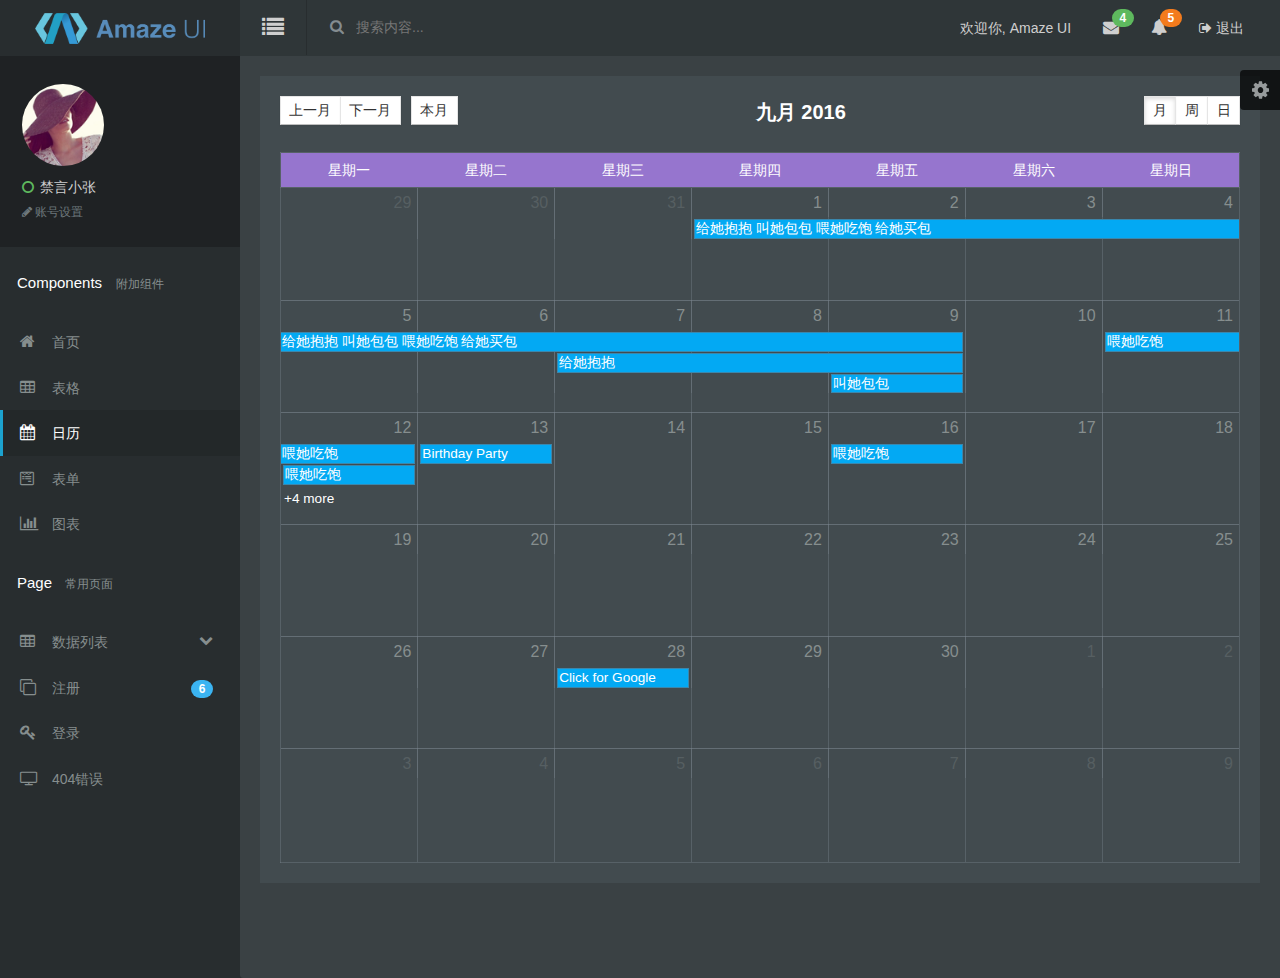
<file: src/main/resources/static/calendar.html>
<!DOCTYPE html>
<html lang="en">

<head>
    <meta charset="utf-8">
    <meta http-equiv="X-UA-Compatible" content="IE=edge">
    <title>Amaze UI Admin index Examples</title>
    <meta name="description" content="这是一个 index 页面">
    <meta name="keywords" content="index">
    <meta name="viewport" content="width=device-width, initial-scale=1">
    <meta name="renderer" content="webkit">
    <meta http-equiv="Cache-Control" content="no-siteapp" />
    <link rel="icon" type="image/png" href="assets/i/favicon.png">
    <link rel="apple-touch-icon-precomposed" href="assets/i/app-icon72x72@2x.png">
    <meta name="apple-mobile-web-app-title" content="Amaze UI" />
    <link rel="stylesheet" href="assets/css/amazeui.min.css" />
    <link rel="stylesheet" href="assets/css/fullcalendar.min.css" />
    <link rel="stylesheet" href="assets/css/fullcalendar.print.css" media='print' />
    <link rel="stylesheet" href="assets/css/app.css">
    <script src="assets/js/jquery.min.js"></script>

</head>

<body data-type="widgets">
    <script src="assets/js/theme.js"></script>
    <div class="am-g tpl-g">
        <!-- 头部 -->
        <header>
            <!-- logo -->
            <div class="am-fl tpl-header-logo">
                <a href="javascript:;"><img src="assets/img/logo.png" alt=""></a>
            </div>
            <!-- 右侧内容 -->
            <div class="tpl-header-fluid">
                <!-- 侧边切换 -->
                <div class="am-fl tpl-header-switch-button am-icon-list">
                    <span>

                </span>
                </div>
                <!-- 搜索 -->
                <div class="am-fl tpl-header-search">
                    <form class="tpl-header-search-form" action="javascript:;">
                        <button class="tpl-header-search-btn am-icon-search"></button>
                        <input class="tpl-header-search-box" type="text" placeholder="搜索内容...">
                    </form>
                </div>
                <!-- 其它功能-->
                <div class="am-fr tpl-header-navbar">
                    <ul>
                        <!-- 欢迎语 -->
                        <li class="am-text-sm tpl-header-navbar-welcome">
                            <a href="javascript:;">欢迎你, <span>Amaze UI</span> </a>
                        </li>

                        <!-- 新邮件 -->
                        <li class="am-dropdown tpl-dropdown" data-am-dropdown>
                            <a href="javascript:;" class="am-dropdown-toggle tpl-dropdown-toggle" data-am-dropdown-toggle>
                                <i class="am-icon-envelope"></i>
                                <span class="am-badge am-badge-success am-round item-feed-badge">4</span>
                            </a>
                            <!-- 弹出列表 -->
                            <ul class="am-dropdown-content tpl-dropdown-content">
                                <li class="tpl-dropdown-menu-messages">
                                    <a href="javascript:;" class="tpl-dropdown-menu-messages-item am-cf">
                                        <div class="menu-messages-ico">
                                            <img src="assets/img/user04.png" alt="">
                                        </div>
                                        <div class="menu-messages-time">
                                            3小时前
                                        </div>
                                        <div class="menu-messages-content">
                                            <div class="menu-messages-content-title">
                                                <i class="am-icon-circle-o am-text-success"></i>
                                                <span>夕风色</span>
                                            </div>
                                            <div class="am-text-truncate"> Amaze UI 的诞生，依托于 GitHub 及其他技术社区上一些优秀的资源；Amaze UI 的成长，则离不开用户的支持。 </div>
                                            <div class="menu-messages-content-time">2016-09-21 下午 16:40</div>
                                        </div>
                                    </a>
                                </li>

                                <li class="tpl-dropdown-menu-messages">
                                    <a href="javascript:;" class="tpl-dropdown-menu-messages-item am-cf">
                                        <div class="menu-messages-ico">
                                            <img src="assets/img/user02.png" alt="">
                                        </div>
                                        <div class="menu-messages-time">
                                            5天前
                                        </div>
                                        <div class="menu-messages-content">
                                            <div class="menu-messages-content-title">
                                                <i class="am-icon-circle-o am-text-warning"></i>
                                                <span>禁言小张</span>
                                            </div>
                                            <div class="am-text-truncate"> 为了能最准确的传达所描述的问题， 建议你在反馈时附上演示，方便我们理解。 </div>
                                            <div class="menu-messages-content-time">2016-09-16 上午 09:23</div>
                                        </div>
                                    </a>
                                </li>
                                <li class="tpl-dropdown-menu-messages">
                                    <a href="javascript:;" class="tpl-dropdown-menu-messages-item am-cf">
                                        <i class="am-icon-circle-o"></i> 进入列表…
                                    </a>
                                </li>
                            </ul>
                        </li>

                        <!-- 新提示 -->
                        <li class="am-dropdown" data-am-dropdown>
                            <a href="javascript:;" class="am-dropdown-toggle" data-am-dropdown-toggle>
                                <i class="am-icon-bell"></i>
                                <span class="am-badge am-badge-warning am-round item-feed-badge">5</span>
                            </a>

                            <!-- 弹出列表 -->
                            <ul class="am-dropdown-content tpl-dropdown-content">
                                <li class="tpl-dropdown-menu-notifications">
                                    <a href="javascript:;" class="tpl-dropdown-menu-notifications-item am-cf">
                                        <div class="tpl-dropdown-menu-notifications-title">
                                            <i class="am-icon-line-chart"></i>
                                            <span> 有6笔新的销售订单</span>
                                        </div>
                                        <div class="tpl-dropdown-menu-notifications-time">
                                            12分钟前
                                        </div>
                                    </a>
                                </li>
                                <li class="tpl-dropdown-menu-notifications">
                                    <a href="javascript:;" class="tpl-dropdown-menu-notifications-item am-cf">
                                        <div class="tpl-dropdown-menu-notifications-title">
                                            <i class="am-icon-star"></i>
                                            <span> 有3个来自人事部的消息</span>
                                        </div>
                                        <div class="tpl-dropdown-menu-notifications-time">
                                            30分钟前
                                        </div>
                                    </a>
                                </li>
                                <li class="tpl-dropdown-menu-notifications">
                                    <a href="javascript:;" class="tpl-dropdown-menu-notifications-item am-cf">
                                        <div class="tpl-dropdown-menu-notifications-title">
                                            <i class="am-icon-folder-o"></i>
                                            <span> 上午开会记录存档</span>
                                        </div>
                                        <div class="tpl-dropdown-menu-notifications-time">
                                            1天前
                                        </div>
                                    </a>
                                </li>


                                <li class="tpl-dropdown-menu-notifications">
                                    <a href="javascript:;" class="tpl-dropdown-menu-notifications-item am-cf">
                                        <i class="am-icon-bell"></i> 进入列表…
                                    </a>
                                </li>
                            </ul>
                        </li>

                        <!-- 退出 -->
                        <li class="am-text-sm">
                            <a href="javascript:;">
                                <span class="am-icon-sign-out"></span> 退出
                            </a>
                        </li>
                    </ul>
                </div>
            </div>

        </header>
        <!-- 风格切换 -->
        <div class="tpl-skiner">
            <div class="tpl-skiner-toggle am-icon-cog">
            </div>
            <div class="tpl-skiner-content">
                <div class="tpl-skiner-content-title">
                    选择主题
                </div>
                <div class="tpl-skiner-content-bar">
                    <span class="skiner-color skiner-white" data-color="theme-white"></span>
                    <span class="skiner-color skiner-black" data-color="theme-black"></span>
                </div>
            </div>
        </div>
        <!-- 侧边导航栏 -->
        <div class="left-sidebar">
            <!-- 用户信息 -->
            <div class="tpl-sidebar-user-panel">
                <div class="tpl-user-panel-slide-toggleable">
                    <div class="tpl-user-panel-profile-picture">
                        <img src="assets/img/user04.png" alt="">
                    </div>
                    <span class="user-panel-logged-in-text">
              <i class="am-icon-circle-o am-text-success tpl-user-panel-status-icon"></i>
              禁言小张
          </span>
                    <a href="javascript:;" class="tpl-user-panel-action-link"> <span class="am-icon-pencil"></span> 账号设置</a>
                </div>
            </div>


            <!-- 菜单 -->
            <ul class="sidebar-nav">
                <li class="sidebar-nav-heading">Components <span class="sidebar-nav-heading-info"> 附加组件</span></li>
                <li class="sidebar-nav-link">
                    <a href="index.html">
                        <i class="am-icon-home sidebar-nav-link-logo"></i> 首页
                    </a>
                </li>
                <li class="sidebar-nav-link">
                    <a href="tables.html">
                        <i class="am-icon-table sidebar-nav-link-logo"></i> 表格
                    </a>
                </li>
                <li class="sidebar-nav-link">
                    <a href="calendar.html" class="active">
                        <i class="am-icon-calendar sidebar-nav-link-logo"></i> 日历
                    </a>
                </li>
                <li class="sidebar-nav-link">
                    <a href="form.html">
                        <i class="am-icon-wpforms sidebar-nav-link-logo"></i> 表单

                    </a>
                </li>
                <li class="sidebar-nav-link">
                    <a href="chart.html">
                        <i class="am-icon-bar-chart sidebar-nav-link-logo"></i> 图表

                    </a>
                </li>

                <li class="sidebar-nav-heading">Page<span class="sidebar-nav-heading-info"> 常用页面</span></li>
                <li class="sidebar-nav-link">
                    <a href="javascript:;" class="sidebar-nav-sub-title">
                        <i class="am-icon-table sidebar-nav-link-logo"></i> 数据列表
                        <span class="am-icon-chevron-down am-fr am-margin-right-sm sidebar-nav-sub-ico"></span>
                    </a>
                    <ul class="sidebar-nav sidebar-nav-sub">
                        <li class="sidebar-nav-link">
                            <a href="table-list.html">
                                <span class="am-icon-angle-right sidebar-nav-link-logo"></span> 文字列表
                            </a>
                        </li>

                        <li class="sidebar-nav-link">
                            <a href="table-list-img.html">
                                <span class="am-icon-angle-right sidebar-nav-link-logo"></span> 图文列表
                            </a>
                        </li>
                    </ul>
                </li>
                <li class="sidebar-nav-link">
                    <a href="sign-up.html">
                        <i class="am-icon-clone sidebar-nav-link-logo"></i> 注册
                        <span class="am-badge am-badge-secondary sidebar-nav-link-logo-ico am-round am-fr am-margin-right-sm">6</span>
                    </a>
                </li>
                <li class="sidebar-nav-link">
                    <a href="login.html">
                        <i class="am-icon-key sidebar-nav-link-logo"></i> 登录
                    </a>
                </li>
                <li class="sidebar-nav-link">
                    <a href="404.html">
                        <i class="am-icon-tv sidebar-nav-link-logo"></i> 404错误
                    </a>
                </li>

            </ul>
        </div>



        <!-- 内容区域 -->
        <div class="tpl-content-wrapper">



            <div class="row-content am-cf">
                <div class="tpl-calendar-box">
                    <div id="calendar"></div>
                </div>






            </div>
        </div>
    </div>
    </div>


    <!-- 弹出层 -->

    <div class="am-modal am-modal-no-btn" id="calendar-edit-box">
        <div class="am-modal-dialog tpl-model-dialog">
            <div class="am-modal-hd">
                <a href="javascript: void(0)" class="am-close edit-box-close am-close-spin" data-am-modal-close>&times;</a>
            </div>
            <div class="am-modal-bd tpl-am-model-bd am-cf">

                <form class="am-form tpl-form-border-form">
                    <div class="am-form-group am-u-sm-12">
                        <label for="user-name" class="am-u-sm-12 am-form-label am-text-left">标题 <span class="tpl-form-line-small-title">Title</span></label>
                        <div class="am-u-sm-12">
                            <input type="text" class="tpl-form-input am-margin-top-xs calendar-edit-box-title" id="user-name" placeholder="" disabled>
                        </div>
                    </div>







                </form>

            </div>
        </div>
    </div>
    <script src="assets/js/moment.js"></script>
    <script src="assets/js/amazeui.min.js"></script>
    <script src="assets/js/fullcalendar.min.js"></script>
    <script src="assets/js/app.js"></script>
    <script>
        $(document).ready(function() {
            var editBox = $('#calendar-edit-box');

            $('.edit-box-close').on('click', function() {
                $('#calendar').fullCalendar('unselect');
            })
            $('#calendar').fullCalendar({

                header: {
                    left: 'prev,next today',
                    center: 'title',
                    right: 'month,agendaWeek,agendaDay'
                },

                monthNames: ["一月", "二月", "三月", "四月", "五月", "六月", "七月", "八月", "九月", "十月", "十一月", "十二月"],
                monthNamesShort: ["一月", "二月", "三月", "四月", "五月", "六月", "七月", "八月", "九月", "十月", "十一月", "十二月"],
                dayNames: ["星期日", "星期一", "星期二", "星期三", "星期四", "星期五", "星期六"],
                dayNamesShort: ["星期日", "星期一", "星期二", "星期三", "星期四", "星期五", "星期六"],
                today: ["今天"],
                firstDay: 1,
                buttonText: {
                    today: '本月',
                    month: '月',
                    week: '周',
                    day: '日',
                    prev: '上一月',
                    next: '下一月'
                },
                defaultDate: '2016-09-12',
                lang: 'zh-cn',
                navLinks: true, // can click day/week names to navigate views
                selectable: true,
                selectHelper: true,
                select: function(start, end) {
                    var title = prompt('填写你的记录的:');
                    var eventData;
                    if (title) {
                        eventData = {
                            title: title,
                            start: start,
                            end: end
                        };
                        $('#calendar').fullCalendar('renderEvent', eventData, true); // stick? = true
                    }
                    $('#calendar').fullCalendar('unselect');



                },
                editable: true,
                eventLimit: true, // allow "more" link when too many events
                eventClick: function(event, jsEvent, view) {

                    // event.source.events[0].title = '222223333'
                    // 修改数据
                    // 标题
                    $('.calendar-edit-box-title').val(event.title)



                    //  弹出框
                    editBox.modal();





                },
                events: [{
                    id: 1,
                    title: '给她抱抱 叫她包包 喂她吃饱 给她买包',
                    start: '2016-09-01',
                    end: '2016-09-10'
                }, {
                    id: 2,
                    title: '给她抱抱',
                    start: '2016-09-07',
                    end: '2016-09-10'
                }, {
                    id: 3,
                    title: '叫她包包',
                    start: '2016-09-09',
                    end: '2016-09-10'
                }, {
                    id: 4,
                    title: '喂她吃饱',
                    start: '2016-09-16',
                    end: '2016-09-10'
                }, {
                    id: 5,
                    title: '喂她吃饱',
                    start: '2016-09-11',
                    end: '2016-09-13'
                }, {
                    id: 6,
                    title: '喂她吃饱',
                    start: '2016-09-12',
                    end: '2016-09-12'
                }, {
                    id: 7,
                    title: '喂她吃饱',
                    start: '2016-09-12',
                    end: '2016-09-12'
                }, {
                    id: 8,
                    title: '喂她吃饱',
                    start: '2016-09-12',
                    end: '2016-09-12'
                }, {
                    id: 9,
                    title: '喂她吃饱',
                    start: '2016-09-12',
                    end: '2016-09-12'
                }, {
                    id: 10,
                    title: '喂她吃饱',
                    start: '2016-09-12',
                    end: '2016-09-12'
                }, {
                    id: 11,
                    title: 'Birthday Party',
                    start: '2016-09-13',
                    end: '2016-09-12'
                }, {
                    id: 12,
                    title: 'Click for Google',
                    start: '2016-09-28',
                    end: '2016-09-12'
                }]
            });

        });
    </script>
</body>

</html>
</file>
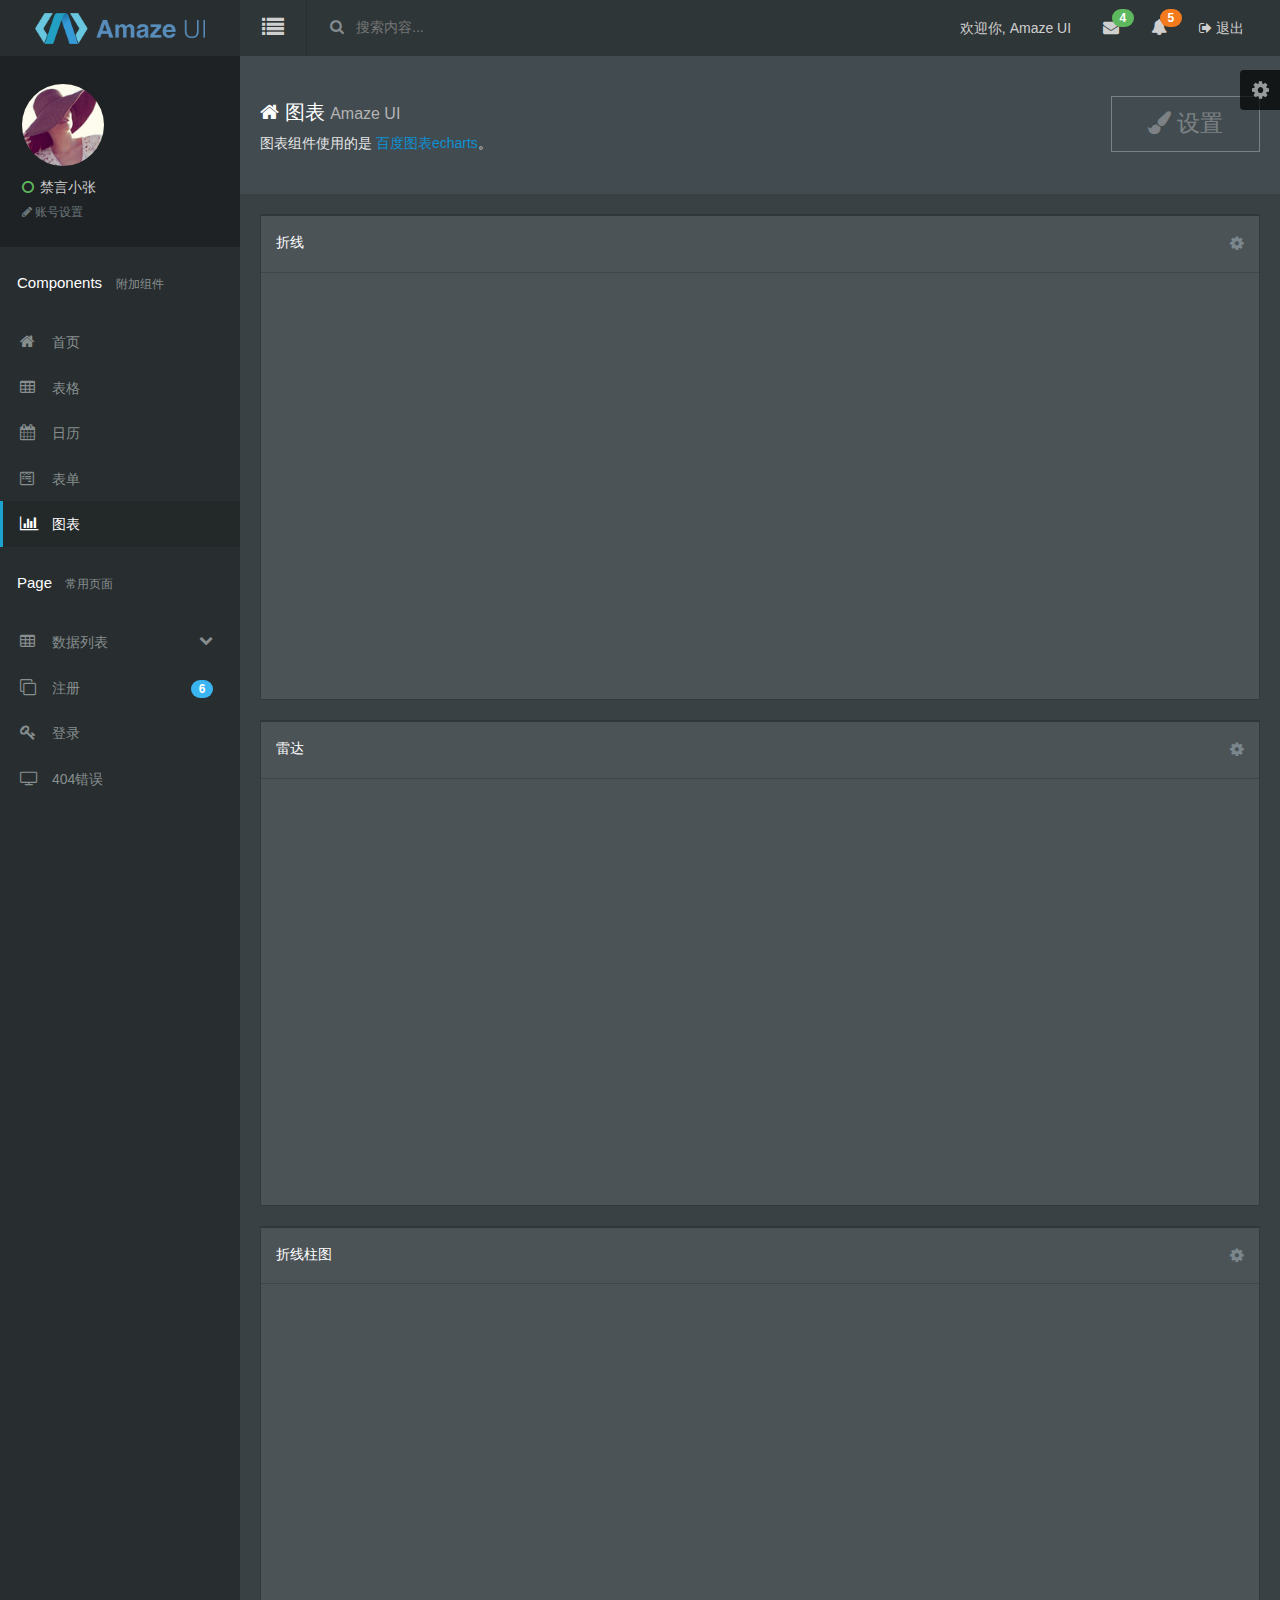
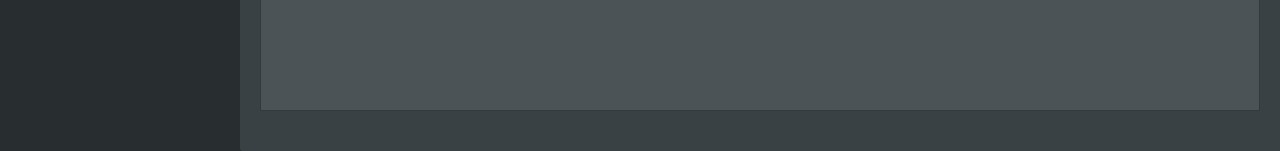
<file: src/main/resources/static/chart.html>
<!DOCTYPE html>
<html lang="en">

<head>
    <meta charset="utf-8">
    <meta http-equiv="X-UA-Compatible" content="IE=edge">
    <title>Amaze UI Admin index Examples</title>
    <meta name="description" content="这是一个 index 页面">
    <meta name="keywords" content="index">
    <meta name="viewport" content="width=device-width, initial-scale=1">
    <meta name="renderer" content="webkit">
    <meta http-equiv="Cache-Control" content="no-siteapp" />
    <link rel="icon" type="image/png" href="assets/i/favicon.png">
    <link rel="apple-touch-icon-precomposed" href="assets/i/app-icon72x72@2x.png">
    <meta name="apple-mobile-web-app-title" content="Amaze UI" />
    <script src="assets/js/echarts.min.js"></script>
    <link rel="stylesheet" href="assets/css/amazeui.min.css" />
    <link rel="stylesheet" href="assets/css/amazeui.datatables.min.css" />
    <link rel="stylesheet" href="assets/css/app.css">
    <script src="assets/js/jquery.min.js"></script>

</head>

<body data-type="chart">
    <script src="assets/js/theme.js"></script>
    <div class="am-g tpl-g">
        <!-- 头部 -->
        <header>
            <!-- logo -->
            <div class="am-fl tpl-header-logo">
                <a href="javascript:;"><img src="assets/img/logo.png" alt=""></a>
            </div>
            <!-- 右侧内容 -->
            <div class="tpl-header-fluid">
                <!-- 侧边切换 -->
                <div class="am-fl tpl-header-switch-button am-icon-list">
                    <span>

                </span>
                </div>
                <!-- 搜索 -->
                <div class="am-fl tpl-header-search">
                    <form class="tpl-header-search-form" action="javascript:;">
                        <button class="tpl-header-search-btn am-icon-search"></button>
                        <input class="tpl-header-search-box" type="text" placeholder="搜索内容...">
                    </form>
                </div>
                <!-- 其它功能-->
                <div class="am-fr tpl-header-navbar">
                    <ul>
                        <!-- 欢迎语 -->
                        <li class="am-text-sm tpl-header-navbar-welcome">
                            <a href="javascript:;">欢迎你, <span>Amaze UI</span> </a>
                        </li>

                        <!-- 新邮件 -->
                        <li class="am-dropdown tpl-dropdown" data-am-dropdown>
                            <a href="javascript:;" class="am-dropdown-toggle tpl-dropdown-toggle" data-am-dropdown-toggle>
                                <i class="am-icon-envelope"></i>
                                <span class="am-badge am-badge-success am-round item-feed-badge">4</span>
                            </a>
                            <!-- 弹出列表 -->
                            <ul class="am-dropdown-content tpl-dropdown-content">
                                <li class="tpl-dropdown-menu-messages">
                                    <a href="javascript:;" class="tpl-dropdown-menu-messages-item am-cf">
                                        <div class="menu-messages-ico">
                                            <img src="assets/img/user04.png" alt="">
                                        </div>
                                        <div class="menu-messages-time">
                                            3小时前
                                        </div>
                                        <div class="menu-messages-content">
                                            <div class="menu-messages-content-title">
                                                <i class="am-icon-circle-o am-text-success"></i>
                                                <span>夕风色</span>
                                            </div>
                                            <div class="am-text-truncate"> Amaze UI 的诞生，依托于 GitHub 及其他技术社区上一些优秀的资源；Amaze UI 的成长，则离不开用户的支持。 </div>
                                            <div class="menu-messages-content-time">2016-09-21 下午 16:40</div>
                                        </div>
                                    </a>
                                </li>

                                <li class="tpl-dropdown-menu-messages">
                                    <a href="javascript:;" class="tpl-dropdown-menu-messages-item am-cf">
                                        <div class="menu-messages-ico">
                                            <img src="assets/img/user02.png" alt="">
                                        </div>
                                        <div class="menu-messages-time">
                                            5天前
                                        </div>
                                        <div class="menu-messages-content">
                                            <div class="menu-messages-content-title">
                                                <i class="am-icon-circle-o am-text-warning"></i>
                                                <span>禁言小张</span>
                                            </div>
                                            <div class="am-text-truncate"> 为了能最准确的传达所描述的问题， 建议你在反馈时附上演示，方便我们理解。 </div>
                                            <div class="menu-messages-content-time">2016-09-16 上午 09:23</div>
                                        </div>
                                    </a>
                                </li>
                                <li class="tpl-dropdown-menu-messages">
                                    <a href="javascript:;" class="tpl-dropdown-menu-messages-item am-cf">
                                        <i class="am-icon-circle-o"></i> 进入列表…
                                    </a>
                                </li>
                            </ul>
                        </li>

                        <!-- 新提示 -->
                        <li class="am-dropdown" data-am-dropdown>
                            <a href="javascript:;" class="am-dropdown-toggle" data-am-dropdown-toggle>
                                <i class="am-icon-bell"></i>
                                <span class="am-badge am-badge-warning am-round item-feed-badge">5</span>
                            </a>

                            <!-- 弹出列表 -->
                            <ul class="am-dropdown-content tpl-dropdown-content">
                                <li class="tpl-dropdown-menu-notifications">
                                    <a href="javascript:;" class="tpl-dropdown-menu-notifications-item am-cf">
                                        <div class="tpl-dropdown-menu-notifications-title">
                                            <i class="am-icon-line-chart"></i>
                                            <span> 有6笔新的销售订单</span>
                                        </div>
                                        <div class="tpl-dropdown-menu-notifications-time">
                                            12分钟前
                                        </div>
                                    </a>
                                </li>
                                <li class="tpl-dropdown-menu-notifications">
                                    <a href="javascript:;" class="tpl-dropdown-menu-notifications-item am-cf">
                                        <div class="tpl-dropdown-menu-notifications-title">
                                            <i class="am-icon-star"></i>
                                            <span> 有3个来自人事部的消息</span>
                                        </div>
                                        <div class="tpl-dropdown-menu-notifications-time">
                                            30分钟前
                                        </div>
                                    </a>
                                </li>
                                <li class="tpl-dropdown-menu-notifications">
                                    <a href="javascript:;" class="tpl-dropdown-menu-notifications-item am-cf">
                                        <div class="tpl-dropdown-menu-notifications-title">
                                            <i class="am-icon-folder-o"></i>
                                            <span> 上午开会记录存档</span>
                                        </div>
                                        <div class="tpl-dropdown-menu-notifications-time">
                                            1天前
                                        </div>
                                    </a>
                                </li>


                                <li class="tpl-dropdown-menu-notifications">
                                    <a href="javascript:;" class="tpl-dropdown-menu-notifications-item am-cf">
                                        <i class="am-icon-bell"></i> 进入列表…
                                    </a>
                                </li>
                            </ul>
                        </li>

                        <!-- 退出 -->
                        <li class="am-text-sm">
                            <a href="javascript:;">
                                <span class="am-icon-sign-out"></span> 退出
                            </a>
                        </li>
                    </ul>
                </div>
            </div>

        </header>
        <!-- 风格切换 -->
        <div class="tpl-skiner">
            <div class="tpl-skiner-toggle am-icon-cog">
            </div>
            <div class="tpl-skiner-content">
                <div class="tpl-skiner-content-title">
                    选择主题
                </div>
                <div class="tpl-skiner-content-bar">
                    <span class="skiner-color skiner-white" data-color="theme-white"></span>
                    <span class="skiner-color skiner-black" data-color="theme-black"></span>
                </div>
            </div>
        </div>
        <!-- 侧边导航栏 -->
        <div class="left-sidebar">
            <!-- 用户信息 -->
            <div class="tpl-sidebar-user-panel">
                <div class="tpl-user-panel-slide-toggleable">
                    <div class="tpl-user-panel-profile-picture">
                        <img src="assets/img/user04.png" alt="">
                    </div>
                    <span class="user-panel-logged-in-text">
              <i class="am-icon-circle-o am-text-success tpl-user-panel-status-icon"></i>
              禁言小张
          </span>
                    <a href="javascript:;" class="tpl-user-panel-action-link"> <span class="am-icon-pencil"></span> 账号设置</a>
                </div>
            </div>

            <!-- 菜单 -->
            <ul class="sidebar-nav">
                <li class="sidebar-nav-heading">Components <span class="sidebar-nav-heading-info"> 附加组件</span></li>
                <li class="sidebar-nav-link">
                    <a href="index.html">
                        <i class="am-icon-home sidebar-nav-link-logo"></i> 首页
                    </a>
                </li>
                <li class="sidebar-nav-link">
                    <a href="tables.html">
                        <i class="am-icon-table sidebar-nav-link-logo"></i> 表格
                    </a>
                </li>
                <li class="sidebar-nav-link">
                    <a href="calendar.html">
                        <i class="am-icon-calendar sidebar-nav-link-logo"></i> 日历
                    </a>
                </li>
                <li class="sidebar-nav-link">
                    <a href="form.html">
                        <i class="am-icon-wpforms sidebar-nav-link-logo"></i> 表单

                    </a>
                </li>
                <li class="sidebar-nav-link">
                    <a href="chart.html" class="active">
                        <i class="am-icon-bar-chart sidebar-nav-link-logo"></i> 图表

                    </a>
                </li>

                <li class="sidebar-nav-heading">Page<span class="sidebar-nav-heading-info"> 常用页面</span></li>
                <li class="sidebar-nav-link">
                    <a href="javascript:;" class="sidebar-nav-sub-title">
                        <i class="am-icon-table sidebar-nav-link-logo"></i> 数据列表
                        <span class="am-icon-chevron-down am-fr am-margin-right-sm sidebar-nav-sub-ico"></span>
                    </a>
                    <ul class="sidebar-nav sidebar-nav-sub">
                        <li class="sidebar-nav-link">
                            <a href="table-list.html">
                                <span class="am-icon-angle-right sidebar-nav-link-logo"></span> 文字列表
                            </a>
                        </li>

                        <li class="sidebar-nav-link">
                            <a href="table-list-img.html">
                                <span class="am-icon-angle-right sidebar-nav-link-logo"></span> 图文列表
                            </a>
                        </li>
                    </ul>
                </li>
                <li class="sidebar-nav-link">
                    <a href="sign-up.html">
                        <i class="am-icon-clone sidebar-nav-link-logo"></i> 注册
                        <span class="am-badge am-badge-secondary sidebar-nav-link-logo-ico am-round am-fr am-margin-right-sm">6</span>
                    </a>
                </li>
                <li class="sidebar-nav-link">
                    <a href="login.html">
                        <i class="am-icon-key sidebar-nav-link-logo"></i> 登录
                    </a>
                </li>
                <li class="sidebar-nav-link">
                    <a href="404.html">
                        <i class="am-icon-tv sidebar-nav-link-logo"></i> 404错误
                    </a>
                </li>

            </ul>
        </div>

        <!-- 内容区域 -->
        <div class="tpl-content-wrapper">

            <div class="container-fluid am-cf">
                <div class="row">
                    <div class="am-u-sm-12 am-u-md-12 am-u-lg-9">
                        <div class="page-header-heading"><span class="am-icon-home page-header-heading-icon"></span> 图表 <small>Amaze UI</small></div>
                        <p class="page-header-description">图表组件使用的是 <a href="http://echarts.baidu.com">百度图表echarts</a>。</p>
                    </div>
                    <div class="am-u-lg-3 tpl-index-settings-button">
                        <button type="button" class="page-header-button"><span class="am-icon-paint-brush"></span> 设置</button>
                    </div>
                </div>

            </div>

            <div class="row-content am-cf">
                <div class="widget am-cf">
                    <div class="widget-head am-cf">
                        <div class="widget-title am-fl">折线</div>
                        <div class="widget-function am-fr">
                            <a href="javascript:;" class="am-icon-cog"></a>
                        </div>
                    </div>
                    <div class="widget-body am-fr">
                        <div style="height: 400px" class="" id="tpl-echarts-A">

                        </div>
                    </div>
                </div>


                <div class="widget am-cf">
                    <div class="widget-head am-cf">
                        <div class="widget-title am-fl">雷达</div>
                        <div class="widget-function am-fr">
                            <a href="javascript:;" class="am-icon-cog"></a>
                        </div>
                    </div>
                    <div class="widget-body am-fr">
                        <div style="height: 400px" id="tpl-echarts-B">

                        </div>
                    </div>
                </div>


                <div class="widget am-cf">
                    <div class="widget-head am-cf">
                        <div class="widget-title am-fl">折线柱图</div>
                        <div class="widget-function am-fr">
                            <a href="javascript:;" class="am-icon-cog"></a>
                        </div>
                    </div>
                    <div class="widget-body am-fr">
                        <div style="height: 400px" id="tpl-echarts-C">

                        </div>
                    </div>
                </div>

            </div>
        </div>
    </div>
    </div>
    <script src="assets/js/amazeui.min.js"></script>
    <script src="assets/js/amazeui.datatables.min.js"></script>
    <script src="assets/js/dataTables.responsive.min.js"></script>
    <script src="assets/js/app.js"></script>

</body>

</html>
</file>
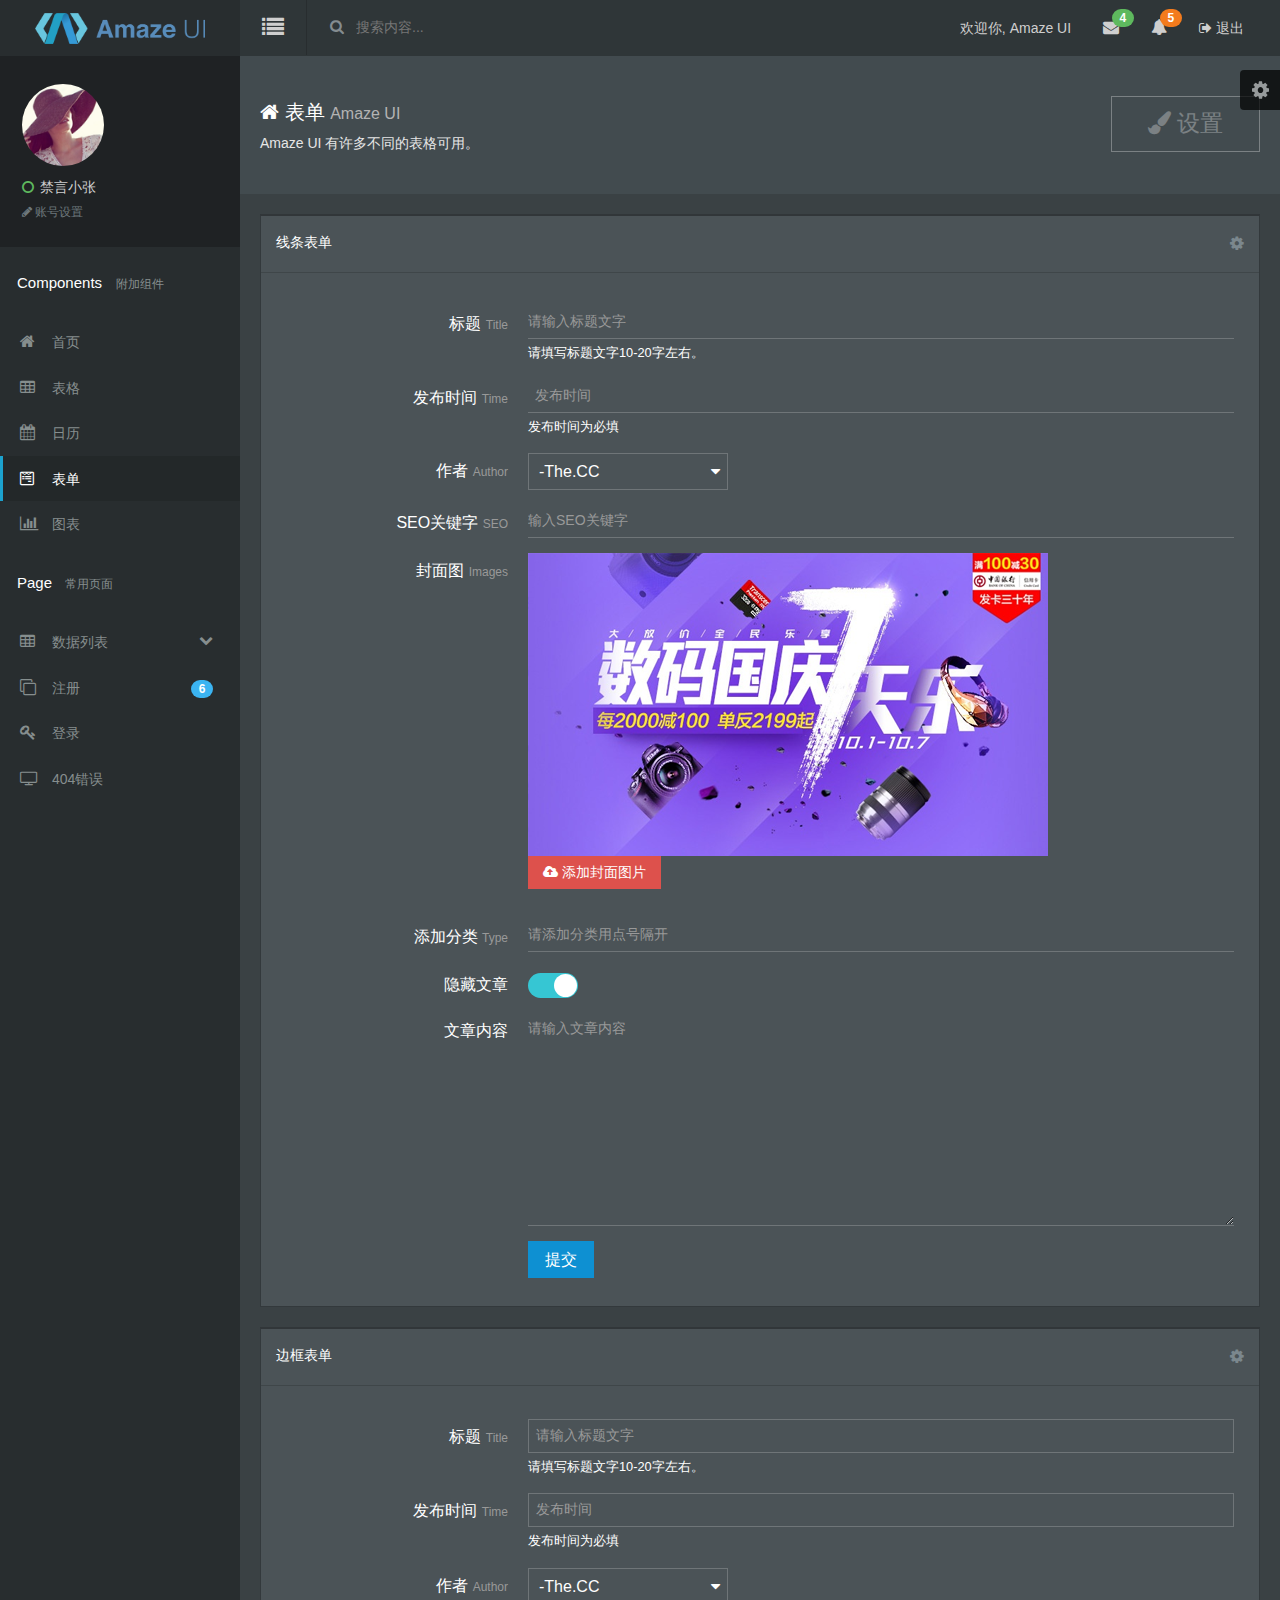
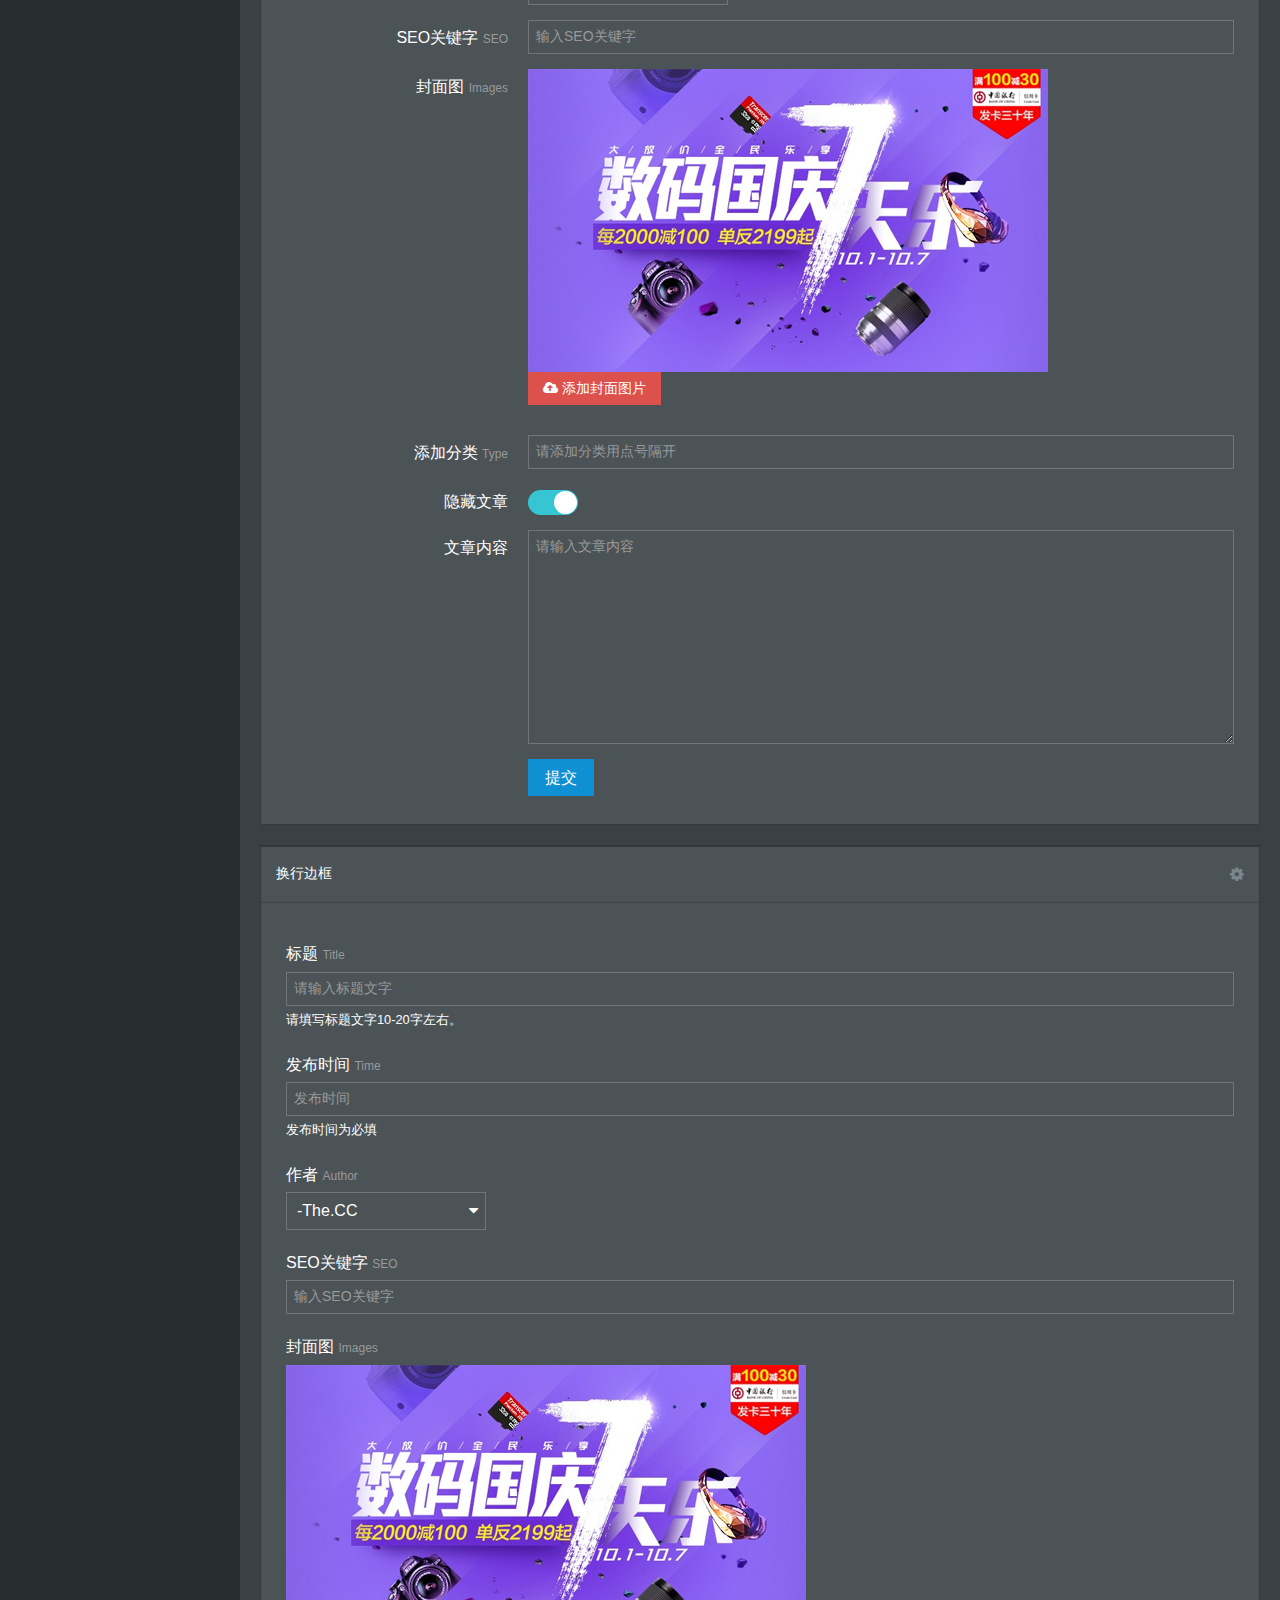
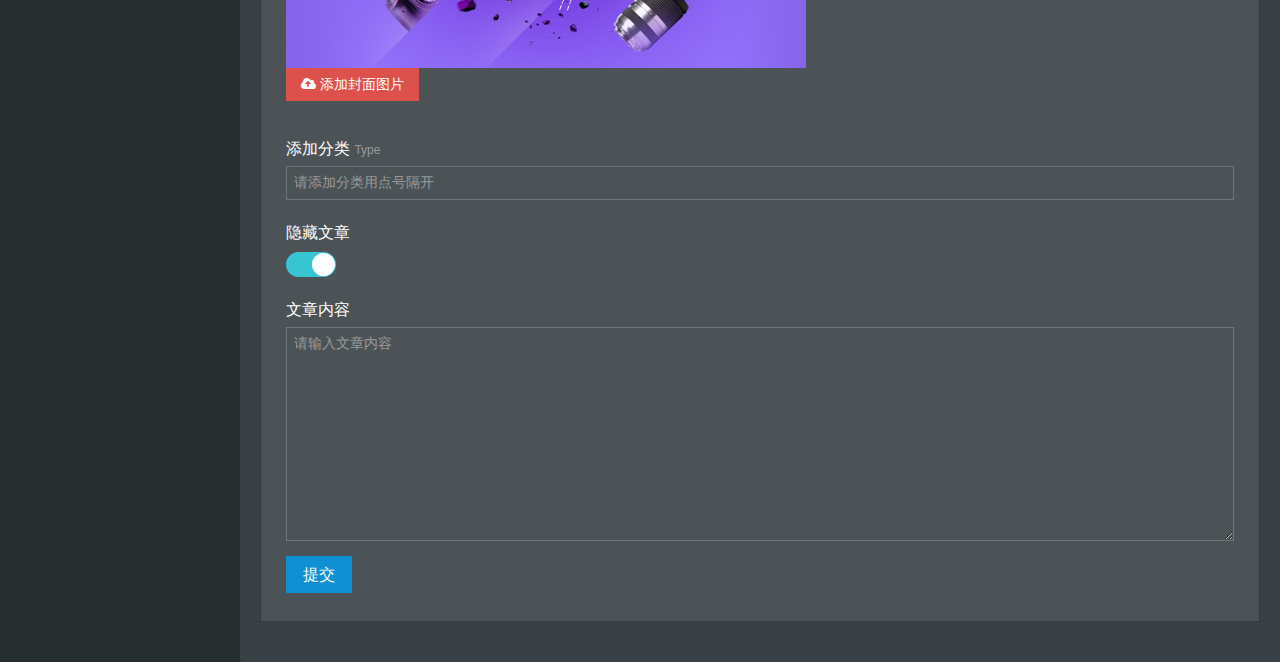
<file: src/main/resources/static/form.html>
<!DOCTYPE html>
<html lang="en">

<head>
    <meta charset="utf-8">
    <meta http-equiv="X-UA-Compatible" content="IE=edge">
    <title>Amaze UI Admin index Examples</title>
    <meta name="description" content="这是一个 index 页面">
    <meta name="keywords" content="index">
    <meta name="viewport" content="width=device-width, initial-scale=1">
    <meta name="renderer" content="webkit">
    <meta http-equiv="Cache-Control" content="no-siteapp" />
    <link rel="icon" type="image/png" href="assets/i/favicon.png">
    <link rel="apple-touch-icon-precomposed" href="assets/i/app-icon72x72@2x.png">
    <meta name="apple-mobile-web-app-title" content="Amaze UI" />
    <script src="assets/js/echarts.min.js"></script>
    <link rel="stylesheet" href="assets/css/amazeui.min.css" />
    <link rel="stylesheet" href="assets/css/amazeui.datatables.min.css" />
    <link rel="stylesheet" href="assets/css/app.css">
    <script src="assets/js/jquery.min.js"></script>

</head>

<body data-type="widgets">
    <script src="assets/js/theme.js"></script>
    <div class="am-g tpl-g">
        <!-- 头部 -->
        <header>
            <!-- logo -->
            <div class="am-fl tpl-header-logo">
                <a href="javascript:;"><img src="assets/img/logo.png" alt=""></a>
            </div>
            <!-- 右侧内容 -->
            <div class="tpl-header-fluid">
                <!-- 侧边切换 -->
                <div class="am-fl tpl-header-switch-button am-icon-list">
                    <span>

                </span>
                </div>
                <!-- 搜索 -->
                <div class="am-fl tpl-header-search">
                    <form class="tpl-header-search-form" action="javascript:;">
                        <button class="tpl-header-search-btn am-icon-search"></button>
                        <input class="tpl-header-search-box" type="text" placeholder="搜索内容...">
                    </form>
                </div>
                <!-- 其它功能-->
                <div class="am-fr tpl-header-navbar">
                    <ul>
                        <!-- 欢迎语 -->
                        <li class="am-text-sm tpl-header-navbar-welcome">
                            <a href="javascript:;">欢迎你, <span>Amaze UI</span> </a>
                        </li>

                        <!-- 新邮件 -->
                        <li class="am-dropdown tpl-dropdown" data-am-dropdown>
                            <a href="javascript:;" class="am-dropdown-toggle tpl-dropdown-toggle" data-am-dropdown-toggle>
                                <i class="am-icon-envelope"></i>
                                <span class="am-badge am-badge-success am-round item-feed-badge">4</span>
                            </a>
                            <!-- 弹出列表 -->
                            <ul class="am-dropdown-content tpl-dropdown-content">
                                <li class="tpl-dropdown-menu-messages">
                                    <a href="javascript:;" class="tpl-dropdown-menu-messages-item am-cf">
                                        <div class="menu-messages-ico">
                                            <img src="assets/img/user04.png" alt="">
                                        </div>
                                        <div class="menu-messages-time">
                                            3小时前
                                        </div>
                                        <div class="menu-messages-content">
                                            <div class="menu-messages-content-title">
                                                <i class="am-icon-circle-o am-text-success"></i>
                                                <span>夕风色</span>
                                            </div>
                                            <div class="am-text-truncate"> Amaze UI 的诞生，依托于 GitHub 及其他技术社区上一些优秀的资源；Amaze UI 的成长，则离不开用户的支持。 </div>
                                            <div class="menu-messages-content-time">2016-09-21 下午 16:40</div>
                                        </div>
                                    </a>
                                </li>

                                <li class="tpl-dropdown-menu-messages">
                                    <a href="javascript:;" class="tpl-dropdown-menu-messages-item am-cf">
                                        <div class="menu-messages-ico">
                                            <img src="assets/img/user02.png" alt="">
                                        </div>
                                        <div class="menu-messages-time">
                                            5天前
                                        </div>
                                        <div class="menu-messages-content">
                                            <div class="menu-messages-content-title">
                                                <i class="am-icon-circle-o am-text-warning"></i>
                                                <span>禁言小张</span>
                                            </div>
                                            <div class="am-text-truncate"> 为了能最准确的传达所描述的问题， 建议你在反馈时附上演示，方便我们理解。 </div>
                                            <div class="menu-messages-content-time">2016-09-16 上午 09:23</div>
                                        </div>
                                    </a>
                                </li>
                                <li class="tpl-dropdown-menu-messages">
                                    <a href="javascript:;" class="tpl-dropdown-menu-messages-item am-cf">
                                        <i class="am-icon-circle-o"></i> 进入列表…
                                    </a>
                                </li>
                            </ul>
                        </li>

                        <!-- 新提示 -->
                        <li class="am-dropdown" data-am-dropdown>
                            <a href="javascript:;" class="am-dropdown-toggle" data-am-dropdown-toggle>
                                <i class="am-icon-bell"></i>
                                <span class="am-badge am-badge-warning am-round item-feed-badge">5</span>
                            </a>

                            <!-- 弹出列表 -->
                            <ul class="am-dropdown-content tpl-dropdown-content">
                                <li class="tpl-dropdown-menu-notifications">
                                    <a href="javascript:;" class="tpl-dropdown-menu-notifications-item am-cf">
                                        <div class="tpl-dropdown-menu-notifications-title">
                                            <i class="am-icon-line-chart"></i>
                                            <span> 有6笔新的销售订单</span>
                                        </div>
                                        <div class="tpl-dropdown-menu-notifications-time">
                                            12分钟前
                                        </div>
                                    </a>
                                </li>
                                <li class="tpl-dropdown-menu-notifications">
                                    <a href="javascript:;" class="tpl-dropdown-menu-notifications-item am-cf">
                                        <div class="tpl-dropdown-menu-notifications-title">
                                            <i class="am-icon-star"></i>
                                            <span> 有3个来自人事部的消息</span>
                                        </div>
                                        <div class="tpl-dropdown-menu-notifications-time">
                                            30分钟前
                                        </div>
                                    </a>
                                </li>
                                <li class="tpl-dropdown-menu-notifications">
                                    <a href="javascript:;" class="tpl-dropdown-menu-notifications-item am-cf">
                                        <div class="tpl-dropdown-menu-notifications-title">
                                            <i class="am-icon-folder-o"></i>
                                            <span> 上午开会记录存档</span>
                                        </div>
                                        <div class="tpl-dropdown-menu-notifications-time">
                                            1天前
                                        </div>
                                    </a>
                                </li>


                                <li class="tpl-dropdown-menu-notifications">
                                    <a href="javascript:;" class="tpl-dropdown-menu-notifications-item am-cf">
                                        <i class="am-icon-bell"></i> 进入列表…
                                    </a>
                                </li>
                            </ul>
                        </li>

                        <!-- 退出 -->
                        <li class="am-text-sm">
                            <a href="javascript:;">
                                <span class="am-icon-sign-out"></span> 退出
                            </a>
                        </li>
                    </ul>
                </div>
            </div>

        </header>
        <!-- 风格切换 -->
        <div class="tpl-skiner">
            <div class="tpl-skiner-toggle am-icon-cog">
            </div>
            <div class="tpl-skiner-content">
                <div class="tpl-skiner-content-title">
                    选择主题
                </div>
                <div class="tpl-skiner-content-bar">
                    <span class="skiner-color skiner-white" data-color="theme-white"></span>
                    <span class="skiner-color skiner-black" data-color="theme-black"></span>
                </div>
            </div>
        </div>
        <!-- 侧边导航栏 -->
        <div class="left-sidebar">
            <!-- 用户信息 -->
            <div class="tpl-sidebar-user-panel">
                <div class="tpl-user-panel-slide-toggleable">
                    <div class="tpl-user-panel-profile-picture">
                        <img src="assets/img/user04.png" alt="">
                    </div>
                    <span class="user-panel-logged-in-text">
              <i class="am-icon-circle-o am-text-success tpl-user-panel-status-icon"></i>
              禁言小张
          </span>
                    <a href="javascript:;" class="tpl-user-panel-action-link"> <span class="am-icon-pencil"></span> 账号设置</a>
                </div>
            </div>

            <!-- 菜单 -->
            <ul class="sidebar-nav">
                <li class="sidebar-nav-heading">Components <span class="sidebar-nav-heading-info"> 附加组件</span></li>
                <li class="sidebar-nav-link">
                    <a href="index.html">
                        <i class="am-icon-home sidebar-nav-link-logo"></i> 首页
                    </a>
                </li>
                <li class="sidebar-nav-link">
                    <a href="tables.html">
                        <i class="am-icon-table sidebar-nav-link-logo"></i> 表格
                    </a>
                </li>
                <li class="sidebar-nav-link">
                    <a href="calendar.html">
                        <i class="am-icon-calendar sidebar-nav-link-logo"></i> 日历
                    </a>
                </li>
                <li class="sidebar-nav-link">
                    <a href="form.html" class="active">
                        <i class="am-icon-wpforms sidebar-nav-link-logo"></i> 表单

                    </a>
                </li>
                <li class="sidebar-nav-link">
                    <a href="chart.html">
                        <i class="am-icon-bar-chart sidebar-nav-link-logo"></i> 图表

                    </a>
                </li>

                <li class="sidebar-nav-heading">Page<span class="sidebar-nav-heading-info"> 常用页面</span></li>
                <li class="sidebar-nav-link">
                    <a href="javascript:;" class="sidebar-nav-sub-title">
                        <i class="am-icon-table sidebar-nav-link-logo"></i> 数据列表
                        <span class="am-icon-chevron-down am-fr am-margin-right-sm sidebar-nav-sub-ico"></span>
                    </a>
                    <ul class="sidebar-nav sidebar-nav-sub">
                        <li class="sidebar-nav-link">
                            <a href="table-list.html">
                                <span class="am-icon-angle-right sidebar-nav-link-logo"></span> 文字列表
                            </a>
                        </li>

                        <li class="sidebar-nav-link">
                            <a href="table-list-img.html">
                                <span class="am-icon-angle-right sidebar-nav-link-logo"></span> 图文列表
                            </a>
                        </li>
                    </ul>
                </li>
                <li class="sidebar-nav-link">
                    <a href="sign-up.html">
                        <i class="am-icon-clone sidebar-nav-link-logo"></i> 注册
                        <span class="am-badge am-badge-secondary sidebar-nav-link-logo-ico am-round am-fr am-margin-right-sm">6</span>
                    </a>
                </li>
                <li class="sidebar-nav-link">
                    <a href="login.html">
                        <i class="am-icon-key sidebar-nav-link-logo"></i> 登录
                    </a>
                </li>
                <li class="sidebar-nav-link">
                    <a href="404.html">
                        <i class="am-icon-tv sidebar-nav-link-logo"></i> 404错误
                    </a>
                </li>

            </ul>
        </div>

        <!-- 内容区域 -->
        <div class="tpl-content-wrapper">

            <div class="container-fluid am-cf">
                <div class="row">
                    <div class="am-u-sm-12 am-u-md-12 am-u-lg-9">
                        <div class="page-header-heading"><span class="am-icon-home page-header-heading-icon"></span> 表单 <small>Amaze UI</small></div>
                        <p class="page-header-description">Amaze UI 有许多不同的表格可用。</p>
                    </div>
                    <div class="am-u-lg-3 tpl-index-settings-button">
                        <button type="button" class="page-header-button"><span class="am-icon-paint-brush"></span> 设置</button>
                    </div>
                </div>

            </div>

            <div class="row-content am-cf">


                <div class="row">

                    <div class="am-u-sm-12 am-u-md-12 am-u-lg-12">
                        <div class="widget am-cf">
                            <div class="widget-head am-cf">
                                <div class="widget-title am-fl">线条表单</div>
                                <div class="widget-function am-fr">
                                    <a href="javascript:;" class="am-icon-cog"></a>
                                </div>
                            </div>
                            <div class="widget-body am-fr">

                                <form class="am-form tpl-form-line-form">
                                    <div class="am-form-group">
                                        <label for="user-name" class="am-u-sm-3 am-form-label">标题 <span class="tpl-form-line-small-title">Title</span></label>
                                        <div class="am-u-sm-9">
                                            <input type="text" class="tpl-form-input" id="user-name" placeholder="请输入标题文字">
                                            <small>请填写标题文字10-20字左右。</small>
                                        </div>
                                    </div>

                                    <div class="am-form-group">
                                        <label for="user-email" class="am-u-sm-3 am-form-label">发布时间 <span class="tpl-form-line-small-title">Time</span></label>
                                        <div class="am-u-sm-9">
                                            <input type="text" class="am-form-field tpl-form-no-bg" placeholder="发布时间" data-am-datepicker="" readonly="">
                                            <small>发布时间为必填</small>
                                        </div>
                                    </div>

                                    <div class="am-form-group">
                                        <label for="user-phone" class="am-u-sm-3 am-form-label">作者 <span class="tpl-form-line-small-title">Author</span></label>
                                        <div class="am-u-sm-9">
                                            <select data-am-selected="{searchBox: 1}" style="display: none;">
  <option value="a">-The.CC</option>
  <option value="b">夕风色</option>
  <option value="o">Orange</option>
</select>

                                        </div>
                                    </div>

                                    <div class="am-form-group">
                                        <label class="am-u-sm-3 am-form-label">SEO关键字 <span class="tpl-form-line-small-title">SEO</span></label>
                                        <div class="am-u-sm-9">
                                            <input type="text" placeholder="输入SEO关键字">
                                        </div>
                                    </div>

                                    <div class="am-form-group">
                                        <label for="user-weibo" class="am-u-sm-3 am-form-label">封面图 <span class="tpl-form-line-small-title">Images</span></label>
                                        <div class="am-u-sm-9">
                                            <div class="am-form-group am-form-file">
                                                <div class="tpl-form-file-img">
                                                    <img src="assets/img/a5.png" alt="">
                                                </div>
                                                <button type="button" class="am-btn am-btn-danger am-btn-sm">
    <i class="am-icon-cloud-upload"></i> 添加封面图片</button>
                                                <input id="doc-form-file" type="file" multiple="">
                                            </div>

                                        </div>
                                    </div>

                                    <div class="am-form-group">
                                        <label for="user-weibo" class="am-u-sm-3 am-form-label">添加分类 <span class="tpl-form-line-small-title">Type</span></label>
                                        <div class="am-u-sm-9">
                                            <input type="text" id="user-weibo" placeholder="请添加分类用点号隔开">
                                            <div>

                                            </div>
                                        </div>
                                    </div>

                                    <div class="am-form-group">
                                        <label for="user-intro" class="am-u-sm-3 am-form-label">隐藏文章</label>
                                        <div class="am-u-sm-9">
                                            <div class="tpl-switch">
                                                <input type="checkbox" class="ios-switch bigswitch tpl-switch-btn" checked="">
                                                <div class="tpl-switch-btn-view">
                                                    <div>
                                                    </div>
                                                </div>
                                            </div>

                                        </div>
                                    </div>

                                    <div class="am-form-group">
                                        <label for="user-intro" class="am-u-sm-3 am-form-label">文章内容</label>
                                        <div class="am-u-sm-9">
                                            <textarea class="" rows="10" id="user-intro" placeholder="请输入文章内容"></textarea>
                                        </div>
                                    </div>

                                    <div class="am-form-group">
                                        <div class="am-u-sm-9 am-u-sm-push-3">
                                            <button type="button" class="am-btn am-btn-primary tpl-btn-bg-color-success ">提交</button>
                                        </div>
                                    </div>
                                </form>
                            </div>
                        </div>
                    </div>
                </div>

                <div class="row">

                    <div class="am-u-sm-12 am-u-md-12 am-u-lg-12">
                        <div class="widget am-cf">
                            <div class="widget-head am-cf">
                                <div class="widget-title am-fl">边框表单</div>
                                <div class="widget-function am-fr">
                                    <a href="javascript:;" class="am-icon-cog"></a>
                                </div>
                            </div>
                            <div class="widget-body am-fr">

                                <form class="am-form tpl-form-border-form tpl-form-border-br">
                                    <div class="am-form-group">
                                        <label for="user-name" class="am-u-sm-3 am-form-label">标题 <span class="tpl-form-line-small-title">Title</span></label>
                                        <div class="am-u-sm-9">
                                            <input type="text" class="tpl-form-input" id="user-name" placeholder="请输入标题文字">
                                            <small>请填写标题文字10-20字左右。</small>
                                        </div>
                                    </div>

                                    <div class="am-form-group">
                                        <label for="user-email" class="am-u-sm-3 am-form-label">发布时间 <span class="tpl-form-line-small-title">Time</span></label>
                                        <div class="am-u-sm-9">
                                            <input type="text" class="am-form-field tpl-form-no-bg" placeholder="发布时间" data-am-datepicker="" readonly="">
                                            <small>发布时间为必填</small>
                                        </div>
                                    </div>

                                    <div class="am-form-group">
                                        <label for="user-phone" class="am-u-sm-3 am-form-label">作者 <span class="tpl-form-line-small-title">Author</span></label>
                                        <div class="am-u-sm-9">
                                            <select data-am-selected="{searchBox: 1}" style="display: none;">
  <option value="a">-The.CC</option>
  <option value="b">夕风色</option>
  <option value="o">Orange</option>
</select>

                                        </div>
                                    </div>

                                    <div class="am-form-group">
                                        <label class="am-u-sm-3 am-form-label">SEO关键字 <span class="tpl-form-line-small-title">SEO</span></label>
                                        <div class="am-u-sm-9">
                                            <input type="text" placeholder="输入SEO关键字">
                                        </div>
                                    </div>

                                    <div class="am-form-group">
                                        <label for="user-weibo" class="am-u-sm-3 am-form-label">封面图 <span class="tpl-form-line-small-title">Images</span></label>
                                        <div class="am-u-sm-9">
                                            <div class="am-form-group am-form-file">
                                                <div class="tpl-form-file-img">
                                                    <img src="assets/img/a5.png" alt="">
                                                </div>
                                                <button type="button" class="am-btn am-btn-danger am-btn-sm">
    <i class="am-icon-cloud-upload"></i> 添加封面图片</button>
                                                <input id="doc-form-file" type="file" multiple="">
                                            </div>

                                        </div>
                                    </div>

                                    <div class="am-form-group">
                                        <label for="user-weibo" class="am-u-sm-3 am-form-label">添加分类 <span class="tpl-form-line-small-title">Type</span></label>
                                        <div class="am-u-sm-9">
                                            <input type="text" id="user-weibo" placeholder="请添加分类用点号隔开">
                                            <div>

                                            </div>
                                        </div>
                                    </div>

                                    <div class="am-form-group">
                                        <label for="user-intro" class="am-u-sm-3 am-form-label">隐藏文章</label>
                                        <div class="am-u-sm-9">
                                            <div class="tpl-switch">
                                                <input type="checkbox" class="ios-switch bigswitch tpl-switch-btn" checked="">
                                                <div class="tpl-switch-btn-view">
                                                    <div>
                                                    </div>
                                                </div>
                                            </div>

                                        </div>
                                    </div>

                                    <div class="am-form-group">
                                        <label for="user-intro" class="am-u-sm-3 am-form-label">文章内容</label>
                                        <div class="am-u-sm-9">
                                            <textarea class="" rows="10" id="user-intro" placeholder="请输入文章内容"></textarea>
                                        </div>
                                    </div>

                                    <div class="am-form-group">
                                        <div class="am-u-sm-9 am-u-sm-push-3">
                                            <button type="button" class="am-btn am-btn-primary tpl-btn-bg-color-success ">提交</button>
                                        </div>
                                    </div>
                                </form>
                            </div>
                        </div>
                    </div>
                </div>

                <div class="row">

                    <div class="am-u-sm-12 am-u-md-12 am-u-lg-12">
                        <div class="widget am-cf">
                            <div class="widget-head am-cf">
                                <div class="widget-title am-fl">换行边框</div>
                                <div class="widget-function am-fr">
                                    <a href="javascript:;" class="am-icon-cog"></a>
                                </div>
                            </div>
                            <div class="widget-body am-fr">

                                <form class="am-form tpl-form-border-form">
                                    <div class="am-form-group">
                                        <label for="user-name" class="am-u-sm-12 am-form-label am-text-left">标题 <span class="tpl-form-line-small-title">Title</span></label>
                                        <div class="am-u-sm-12">
                                            <input type="text" class="tpl-form-input am-margin-top-xs" id="user-name" placeholder="请输入标题文字">
                                            <small>请填写标题文字10-20字左右。</small>
                                        </div>
                                    </div>

                                    <div class="am-form-group">
                                        <label for="user-email" class="am-u-sm-12 am-form-label am-text-left">发布时间 <span class="tpl-form-line-small-title">Time</span></label>
                                        <div class="am-u-sm-12">
                                            <input type="text" class="am-form-field tpl-form-no-bg am-margin-top-xs" placeholder="发布时间" data-am-datepicker="" readonly="">
                                            <small>发布时间为必填</small>
                                        </div>
                                    </div>

                                    <div class="am-form-group">
                                        <label for="user-phone" class="am-u-sm-12 am-form-label am-text-left">作者 <span class="tpl-form-line-small-title">Author</span></label>
                                        <div class="am-u-sm-12  am-margin-top-xs">
                                            <select data-am-selected="{searchBox: 1}" style="display: none;">
  <option value="a">-The.CC</option>
  <option value="b">夕风色</option>
  <option value="o">Orange</option>
</select>

                                        </div>
                                    </div>

                                    <div class="am-form-group">
                                        <label class="am-u-sm-12 am-form-label  am-text-left">SEO关键字 <span class="tpl-form-line-small-title">SEO</span></label>
                                        <div class="am-u-sm-12">
                                            <input type="text" class="am-margin-top-xs" placeholder="输入SEO关键字">
                                        </div>
                                    </div>

                                    <div class="am-form-group">
                                        <label for="user-weibo" class="am-u-sm-12 am-form-label  am-text-left">封面图 <span class="tpl-form-line-small-title">Images</span></label>
                                        <div class="am-u-sm-12 am-margin-top-xs">
                                            <div class="am-form-group am-form-file">
                                                <div class="tpl-form-file-img">
                                                    <img src="assets/img/a5.png" alt="">
                                                </div>
                                                <button type="button" class="am-btn am-btn-danger am-btn-sm ">
    <i class="am-icon-cloud-upload"></i> 添加封面图片</button>
                                                <input id="doc-form-file" type="file" multiple="">
                                            </div>

                                        </div>
                                    </div>

                                    <div class="am-form-group">
                                        <label for="user-weibo" class="am-u-sm-12 am-form-label  am-text-left">添加分类 <span class="tpl-form-line-small-title">Type</span></label>
                                        <div class="am-u-sm-12">
                                            <input type="text" id="user-weibo" class="am-margin-top-xs" placeholder="请添加分类用点号隔开">
                                            <div>

                                            </div>
                                        </div>
                                    </div>

                                    <div class="am-form-group">
                                        <label for="user-intro" class="am-u-sm-12 am-form-label  am-text-left">隐藏文章</label>
                                        <div class="am-u-sm-12">
                                            <div class="tpl-switch">
                                                <input type="checkbox" class="ios-switch bigswitch tpl-switch-btn am-margin-top-xs" checked="">
                                                <div class="tpl-switch-btn-view">
                                                    <div>
                                                    </div>
                                                </div>
                                            </div>

                                        </div>
                                    </div>

                                    <div class="am-form-group">
                                        <label for="user-intro" class="am-u-sm-12 am-form-label  am-text-left">文章内容</label>
                                        <div class="am-u-sm-12 am-margin-top-xs">
                                            <textarea class="" rows="10" id="user-intro" placeholder="请输入文章内容"></textarea>
                                        </div>
                                    </div>

                                    <div class="am-form-group">
                                        <div class="am-u-sm-12 am-u-sm-push-12">
                                            <button type="button" class="am-btn am-btn-primary tpl-btn-bg-color-success ">提交</button>
                                        </div>
                                    </div>
                                </form>
                            </div>
                        </div>
                    </div>
                </div>


            </div>
        </div>
    </div>
    </div>
    <script src="assets/js/amazeui.min.js"></script>
    <script src="assets/js/amazeui.datatables.min.js"></script>
    <script src="assets/js/dataTables.responsive.min.js"></script>
    <script src="assets/js/app.js"></script>

</body>

</html>
</file>
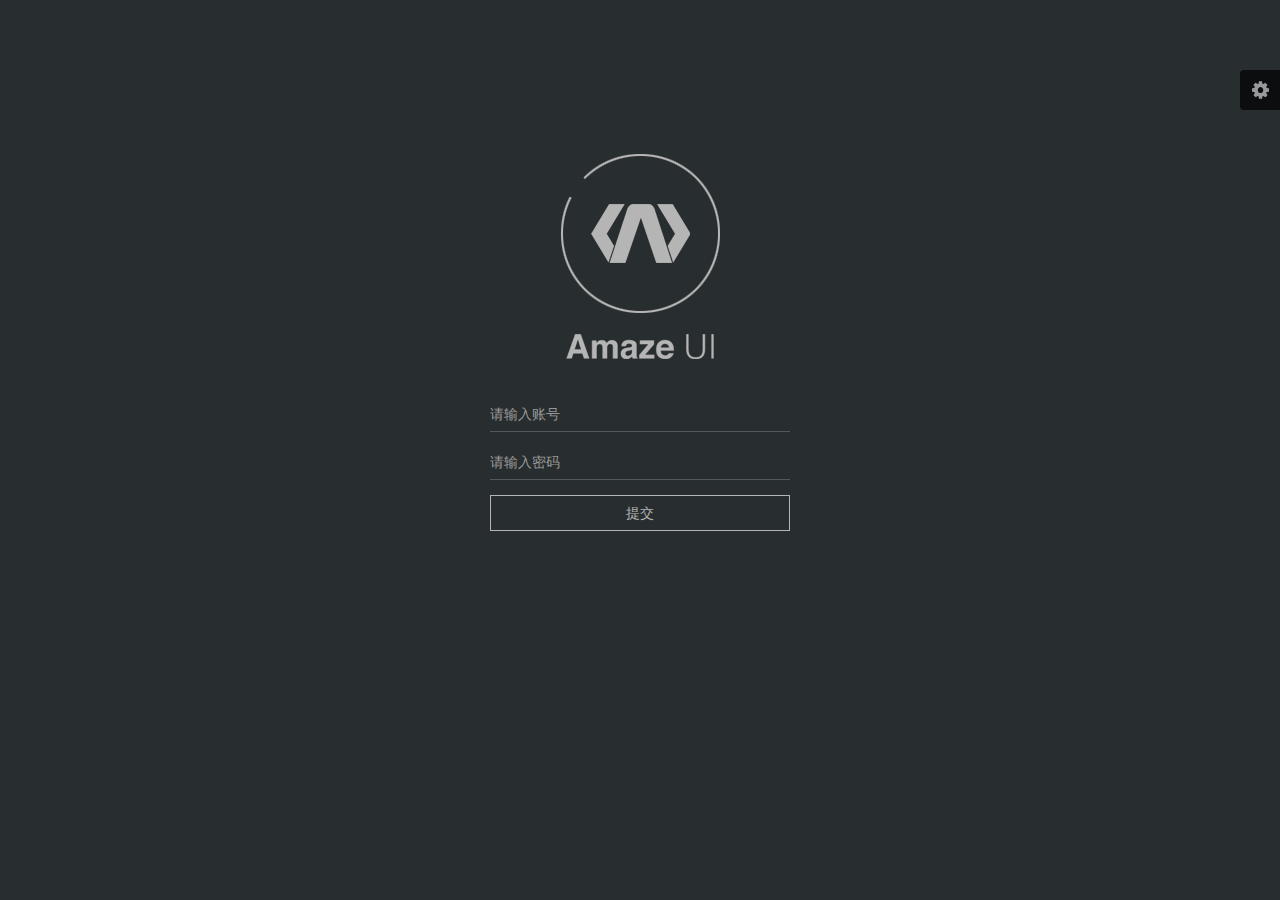
<file: src/main/resources/static/login.html>
<!DOCTYPE html>
<html lang="en">

<head>
    <meta charset="utf-8">
    <meta http-equiv="X-UA-Compatible" content="IE=edge">
    <title>Open ERP</title>
    <meta name="description" content="这是一个 index 页面">
    <meta name="keywords" content="index">
    <meta name="viewport" content="width=device-width, initial-scale=1">
    <meta name="renderer" content="webkit">
    <meta http-equiv="Cache-Control" content="no-siteapp"/>
    <link rel="icon" type="image/png" href="assets/i/favicon.png">
    <link rel="apple-touch-icon-precomposed" href="assets/i/app-icon72x72@2x.png">
    <meta name="apple-mobile-web-app-title" content="Amaze UI"/>
    <link rel="stylesheet" href="assets/css/amazeui.min.css"/>
    <link rel="stylesheet" href="assets/css/amazeui.datatables.min.css"/>
    <link rel="stylesheet" href="assets/css/app.css">
    <script src="assets/js/jquery.min.js"></script>

</head>

<body data-type="login">
<script src="assets/js/theme.js"></script>
<div class="am-g tpl-g">
    <!-- 风格切换 -->
    <div class="tpl-skiner">
        <div class="tpl-skiner-toggle am-icon-cog">
        </div>
        <div class="tpl-skiner-content">
            <div class="tpl-skiner-content-title">
                选择主题
            </div>
            <div class="tpl-skiner-content-bar">
                <span class="skiner-color skiner-white" data-color="theme-white"></span>
                <span class="skiner-color skiner-black" data-color="theme-black"></span>
            </div>
        </div>
    </div>
    <div class="tpl-login">
        <div class="tpl-login-content">
            <div class="tpl-login-logo">

            </div>


            <form class="am-form tpl-form-line-form">
                <div class="am-form-group">
                    <input type="text" class="tpl-form-input" id="account" placeholder="请输入账号">

                </div>

                <div class="am-form-group">
                    <input type="password" class="tpl-form-input" id="password" placeholder="请输入密码">

                </div>
                <div id="error_div" class="am-form-group"
                     style="display: none;border:1px solid red;background-color: #FFF0F0;padding-left: 10px">
                    <span class="am-icon-times" style="color: red"></span><span
                        style="padding-left: 10px;font-size: 15px;color: #B74D46;font-weight: normal" id="error_msg">验证错误</span>

                </div>

                <div class="am-form-group">

                    <button type="button" id="login_btn"
                            class="am-btn am-btn-primary  am-btn-block tpl-btn-bg-color-success  tpl-login-btn">提交
                    </button>

                </div>
            </form>
        </div>
    </div>
</div>
<script src="assets/js/amazeui.min.js"></script>
<script src="assets/js/app.js"></script>

</body>
<script>

    $(function () {
        $("#login_btn").click(function () {
            var account = $("#account").val();
            var password = $("#password").val();
            console.log(password)
            if (null == account || "" == account) {
                $("#error_msg").text("账号不能为空！");
                $("#error_div").show();
                return
            }
            if (null == password || "" == password) {
                $("#error_msg").text("密码不能为空！");
                $("#error_div").show();
                return;
            }
            var data = {"account":account,"password":password,"remember-me":"true"};
            $.post("/api/user/login", data, function (result) {
                console.log(result);
                if("0"!=result.code)
                {
                    $("#error_msg").text(result.msg);
                    $("#error_div").show();
                }
                else
                {
                    location.href = "/";
                }

            });
        });

        $("#user-name").change(function () {
            var account = $("#account").val();
            if (null == account || "" == account) {
                $("#error_msg").text("账号不能为空！");
                $("#error_div").show();
            }
            else {
                $("#error_msg").text("");
                $("#error_div").hide();
            }
        });
        $("#password").change(function () {
            var password = $("#password").val();
            if (null == password || "" == password) {
                $("#error_msg").text("密码不能为空！");
                $("#error_div").show();
            }
            else {
                $("#error_msg").text("");
                $("#error_div").hide();
            }
        });
    })
</script>
</html>
</file>
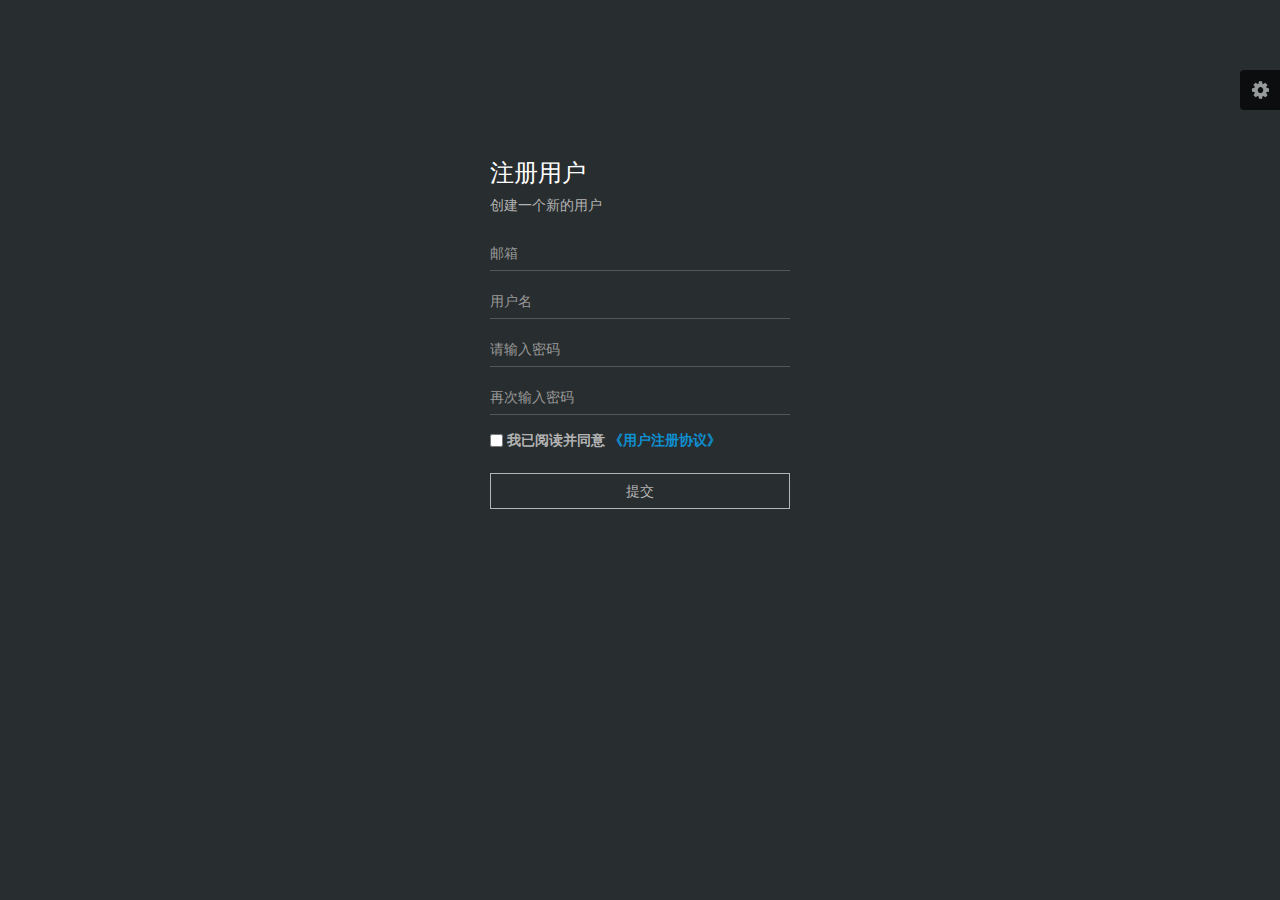
<file: src/main/resources/static/sign-up.html>
<!DOCTYPE html>
<html lang="en">

<head>
    <meta charset="utf-8">
    <meta http-equiv="X-UA-Compatible" content="IE=edge">
    <title>Amaze UI Admin index Examples</title>
    <meta name="description" content="这是一个 index 页面">
    <meta name="keywords" content="index">
    <meta name="viewport" content="width=device-width, initial-scale=1">
    <meta name="renderer" content="webkit">
    <meta http-equiv="Cache-Control" content="no-siteapp" />
    <link rel="icon" type="image/png" href="assets/i/favicon.png">
    <link rel="apple-touch-icon-precomposed" href="assets/i/app-icon72x72@2x.png">
    <meta name="apple-mobile-web-app-title" content="Amaze UI" />
    <link rel="stylesheet" href="assets/css/amazeui.min.css" />
    <link rel="stylesheet" href="assets/css/amazeui.datatables.min.css" />
    <link rel="stylesheet" href="assets/css/app.css">
    <script src="assets/js/jquery.min.js"></script>

</head>

<body data-type="login">
    <script src="assets/js/theme.js"></script>
    <div class="am-g tpl-g">
        <!-- 风格切换 -->
        <div class="tpl-skiner">
            <div class="tpl-skiner-toggle am-icon-cog">
            </div>
            <div class="tpl-skiner-content">
                <div class="tpl-skiner-content-title">
                    选择主题
                </div>
                <div class="tpl-skiner-content-bar">
                    <span class="skiner-color skiner-white" data-color="theme-white"></span>
                    <span class="skiner-color skiner-black" data-color="theme-black"></span>
                </div>
            </div>
        </div>
        <div class="tpl-login">
            <div class="tpl-login-content">
                <div class="tpl-login-title">注册用户</div>
                <span class="tpl-login-content-info">
                  创建一个新的用户
              </span>


                <form class="am-form tpl-form-line-form">
                    <div class="am-form-group">
                        <input type="text" class="tpl-form-input" id="user-name" placeholder="邮箱">

                    </div>

                    <div class="am-form-group">
                        <input type="text" class="tpl-form-input" id="user-name" placeholder="用户名">
                    </div>

                    <div class="am-form-group">
                        <input type="password" class="tpl-form-input" id="user-name" placeholder="请输入密码">
                    </div>

                    <div class="am-form-group">
                        <input type="password" class="tpl-form-input" id="user-name" placeholder="再次输入密码">
                    </div>

                    <div class="am-form-group tpl-login-remember-me">
                        <input id="remember-me" type="checkbox">
                        <label for="remember-me">
       
                        我已阅读并同意 <a href="javascript:;">《用户注册协议》</a> 
                         </label>

                    </div>






                    <div class="am-form-group">

                        <button type="button" class="am-btn am-btn-primary  am-btn-block tpl-btn-bg-color-success  tpl-login-btn">提交</button>

                    </div>
                </form>
            </div>
        </div>
    </div>
    <script src="assets/js/amazeui.min.js"></script>
    <script src="assets/js/app.js"></script>

</body>

</html>
</file>
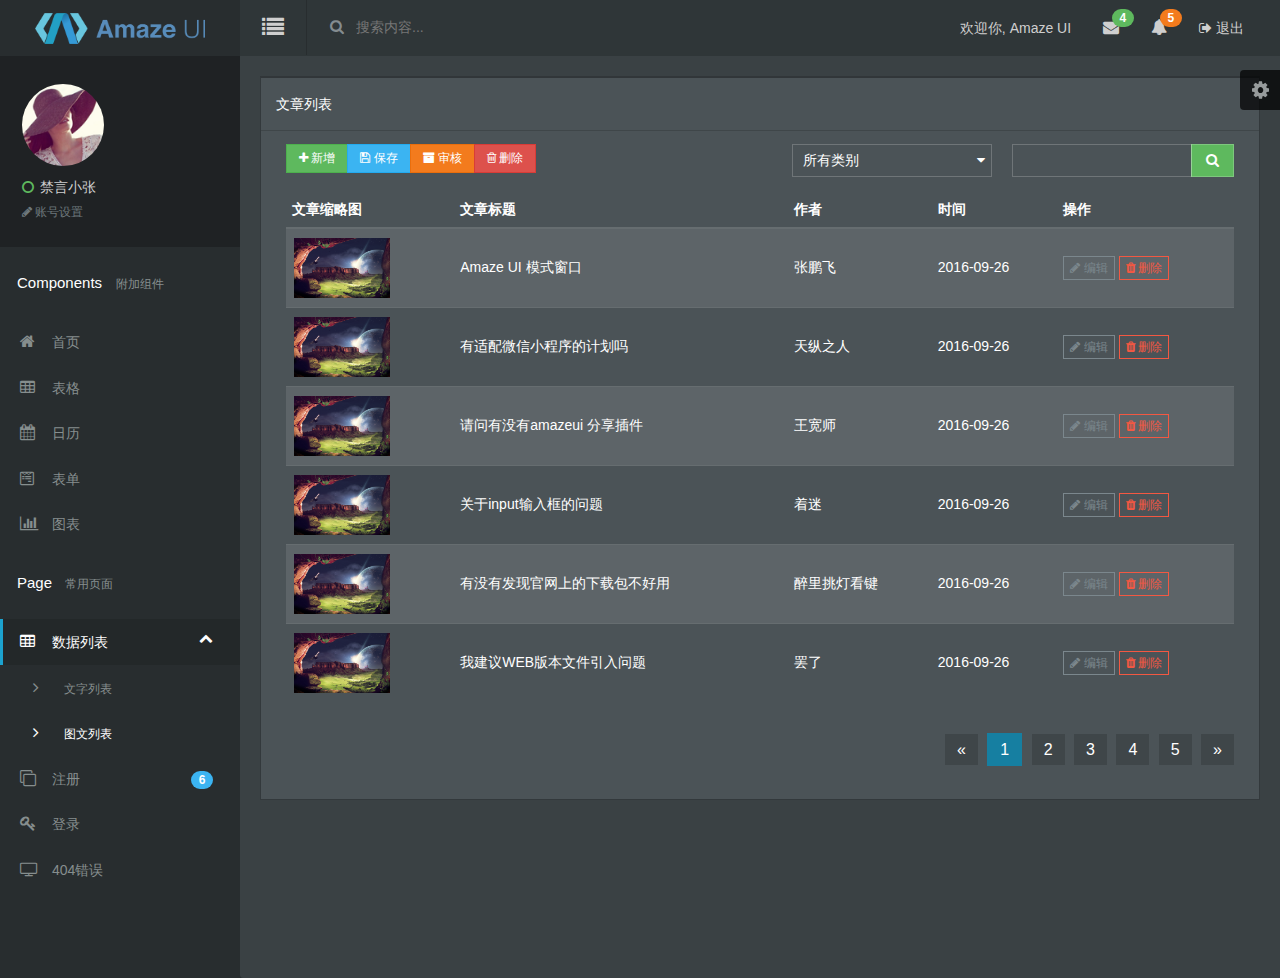
<file: src/main/resources/static/table-list-img.html>
<!DOCTYPE html>
<html lang="en">

<head>
    <meta charset="utf-8">
    <meta http-equiv="X-UA-Compatible" content="IE=edge">
    <title>Amaze UI Admin index Examples</title>
    <meta name="description" content="这是一个 index 页面">
    <meta name="keywords" content="index">
    <meta name="viewport" content="width=device-width, initial-scale=1">
    <meta name="renderer" content="webkit">
    <meta http-equiv="Cache-Control" content="no-siteapp" />
    <link rel="icon" type="image/png" href="assets/i/favicon.png">
    <link rel="apple-touch-icon-precomposed" href="assets/i/app-icon72x72@2x.png">
    <meta name="apple-mobile-web-app-title" content="Amaze UI" />
    <link rel="stylesheet" href="assets/css/amazeui.min.css" />
    <link rel="stylesheet" href="assets/css/amazeui.datatables.min.css" />
    <link rel="stylesheet" href="assets/css/app.css">
    <script src="assets/js/jquery.min.js"></script>

</head>

<body data-type="widgets">
    <script src="assets/js/theme.js"></script>
    <div class="am-g tpl-g">
        <!-- 头部 -->
        <header>
            <!-- logo -->
            <div class="am-fl tpl-header-logo">
                <a href="javascript:;"><img src="assets/img/logo.png" alt=""></a>
            </div>
            <!-- 右侧内容 -->
            <div class="tpl-header-fluid">
                <!-- 侧边切换 -->
                <div class="am-fl tpl-header-switch-button am-icon-list">
                    <span>

                </span>
                </div>
                <!-- 搜索 -->
                <div class="am-fl tpl-header-search">
                    <form class="tpl-header-search-form" action="javascript:;">
                        <button class="tpl-header-search-btn am-icon-search"></button>
                        <input class="tpl-header-search-box" type="text" placeholder="搜索内容...">
                    </form>
                </div>
                <!-- 其它功能-->
                <div class="am-fr tpl-header-navbar">
                    <ul>
                        <!-- 欢迎语 -->
                        <li class="am-text-sm tpl-header-navbar-welcome">
                            <a href="javascript:;">欢迎你, <span>Amaze UI</span> </a>
                        </li>

                        <!-- 新邮件 -->
                        <li class="am-dropdown tpl-dropdown" data-am-dropdown>
                            <a href="javascript:;" class="am-dropdown-toggle tpl-dropdown-toggle" data-am-dropdown-toggle>
                                <i class="am-icon-envelope"></i>
                                <span class="am-badge am-badge-success am-round item-feed-badge">4</span>
                            </a>
                            <!-- 弹出列表 -->
                            <ul class="am-dropdown-content tpl-dropdown-content">
                                <li class="tpl-dropdown-menu-messages">
                                    <a href="javascript:;" class="tpl-dropdown-menu-messages-item am-cf">
                                        <div class="menu-messages-ico">
                                            <img src="assets/img/user04.png" alt="">
                                        </div>
                                        <div class="menu-messages-time">
                                            3小时前
                                        </div>
                                        <div class="menu-messages-content">
                                            <div class="menu-messages-content-title">
                                                <i class="am-icon-circle-o am-text-success"></i>
                                                <span>夕风色</span>
                                            </div>
                                            <div class="am-text-truncate"> Amaze UI 的诞生，依托于 GitHub 及其他技术社区上一些优秀的资源；Amaze UI 的成长，则离不开用户的支持。 </div>
                                            <div class="menu-messages-content-time">2016-09-21 下午 16:40</div>
                                        </div>
                                    </a>
                                </li>

                                <li class="tpl-dropdown-menu-messages">
                                    <a href="javascript:;" class="tpl-dropdown-menu-messages-item am-cf">
                                        <div class="menu-messages-ico">
                                            <img src="assets/img/user02.png" alt="">
                                        </div>
                                        <div class="menu-messages-time">
                                            5天前
                                        </div>
                                        <div class="menu-messages-content">
                                            <div class="menu-messages-content-title">
                                                <i class="am-icon-circle-o am-text-warning"></i>
                                                <span>禁言小张</span>
                                            </div>
                                            <div class="am-text-truncate"> 为了能最准确的传达所描述的问题， 建议你在反馈时附上演示，方便我们理解。 </div>
                                            <div class="menu-messages-content-time">2016-09-16 上午 09:23</div>
                                        </div>
                                    </a>
                                </li>
                                <li class="tpl-dropdown-menu-messages">
                                    <a href="javascript:;" class="tpl-dropdown-menu-messages-item am-cf">
                                        <i class="am-icon-circle-o"></i> 进入列表…
                                    </a>
                                </li>
                            </ul>
                        </li>

                        <!-- 新提示 -->
                        <li class="am-dropdown" data-am-dropdown>
                            <a href="javascript:;" class="am-dropdown-toggle" data-am-dropdown-toggle>
                                <i class="am-icon-bell"></i>
                                <span class="am-badge am-badge-warning am-round item-feed-badge">5</span>
                            </a>

                            <!-- 弹出列表 -->
                            <ul class="am-dropdown-content tpl-dropdown-content">
                                <li class="tpl-dropdown-menu-notifications">
                                    <a href="javascript:;" class="tpl-dropdown-menu-notifications-item am-cf">
                                        <div class="tpl-dropdown-menu-notifications-title">
                                            <i class="am-icon-line-chart"></i>
                                            <span> 有6笔新的销售订单</span>
                                        </div>
                                        <div class="tpl-dropdown-menu-notifications-time">
                                            12分钟前
                                        </div>
                                    </a>
                                </li>
                                <li class="tpl-dropdown-menu-notifications">
                                    <a href="javascript:;" class="tpl-dropdown-menu-notifications-item am-cf">
                                        <div class="tpl-dropdown-menu-notifications-title">
                                            <i class="am-icon-star"></i>
                                            <span> 有3个来自人事部的消息</span>
                                        </div>
                                        <div class="tpl-dropdown-menu-notifications-time">
                                            30分钟前
                                        </div>
                                    </a>
                                </li>
                                <li class="tpl-dropdown-menu-notifications">
                                    <a href="javascript:;" class="tpl-dropdown-menu-notifications-item am-cf">
                                        <div class="tpl-dropdown-menu-notifications-title">
                                            <i class="am-icon-folder-o"></i>
                                            <span> 上午开会记录存档</span>
                                        </div>
                                        <div class="tpl-dropdown-menu-notifications-time">
                                            1天前
                                        </div>
                                    </a>
                                </li>


                                <li class="tpl-dropdown-menu-notifications">
                                    <a href="javascript:;" class="tpl-dropdown-menu-notifications-item am-cf">
                                        <i class="am-icon-bell"></i> 进入列表…
                                    </a>
                                </li>
                            </ul>
                        </li>

                        <!-- 退出 -->
                        <li class="am-text-sm">
                            <a href="javascript:;">
                                <span class="am-icon-sign-out"></span> 退出
                            </a>
                        </li>
                    </ul>
                </div>
            </div>

        </header>
        <!-- 风格切换 -->
        <div class="tpl-skiner">
            <div class="tpl-skiner-toggle am-icon-cog">
            </div>
            <div class="tpl-skiner-content">
                <div class="tpl-skiner-content-title">
                    选择主题
                </div>
                <div class="tpl-skiner-content-bar">
                    <span class="skiner-color skiner-white" data-color="theme-white"></span>
                    <span class="skiner-color skiner-black" data-color="theme-black"></span>
                </div>
            </div>
        </div>
        <!-- 侧边导航栏 -->
        <div class="left-sidebar">
            <!-- 用户信息 -->
            <div class="tpl-sidebar-user-panel">
                <div class="tpl-user-panel-slide-toggleable">
                    <div class="tpl-user-panel-profile-picture">
                        <img src="assets/img/user04.png" alt="">
                    </div>
                    <span class="user-panel-logged-in-text">
              <i class="am-icon-circle-o am-text-success tpl-user-panel-status-icon"></i>
              禁言小张
          </span>
                    <a href="javascript:;" class="tpl-user-panel-action-link"> <span class="am-icon-pencil"></span> 账号设置</a>
                </div>
            </div>


            <!-- 菜单 -->
            <ul class="sidebar-nav">
                <li class="sidebar-nav-heading">Components <span class="sidebar-nav-heading-info"> 附加组件</span></li>
                <li class="sidebar-nav-link">
                    <a href="index.html">
                        <i class="am-icon-home sidebar-nav-link-logo"></i> 首页
                    </a>
                </li>
                <li class="sidebar-nav-link">
                    <a href="tables.html">
                        <i class="am-icon-table sidebar-nav-link-logo"></i> 表格
                    </a>
                </li>
                <li class="sidebar-nav-link">
                    <a href="calendar.html">
                        <i class="am-icon-calendar sidebar-nav-link-logo"></i> 日历
                    </a>
                </li>
                <li class="sidebar-nav-link">
                    <a href="form.html">
                        <i class="am-icon-wpforms sidebar-nav-link-logo"></i> 表单

                    </a>
                </li>
                <li class="sidebar-nav-link">
                    <a href="chart.html">
                        <i class="am-icon-bar-chart sidebar-nav-link-logo"></i> 图表

                    </a>
                </li>

                <li class="sidebar-nav-heading">Page<span class="sidebar-nav-heading-info"> 常用页面</span></li>
                <li class="sidebar-nav-link">
                    <a href="javascript:;" class="sidebar-nav-sub-title active">
                        <i class="am-icon-table sidebar-nav-link-logo"></i> 数据列表
                        <span class="am-icon-chevron-down am-fr am-margin-right-sm sidebar-nav-sub-ico sidebar-nav-sub-ico-rotate"></span>
                    </a>
                    <ul class="sidebar-nav sidebar-nav-sub" style="display: block;">
                        <li class="sidebar-nav-link">
                            <a href="table-list.html">
                                <span class="am-icon-angle-right sidebar-nav-link-logo"></span> 文字列表
                            </a>
                        </li>

                        <li class="sidebar-nav-link">
                            <a href="table-list-img.html" class="sub-active">
                                <span class="am-icon-angle-right sidebar-nav-link-logo"></span> 图文列表
                            </a>
                        </li>
                    </ul>
                </li>
                <li class="sidebar-nav-link">
                    <a href="sign-up.html">
                        <i class="am-icon-clone sidebar-nav-link-logo"></i> 注册
                        <span class="am-badge am-badge-secondary sidebar-nav-link-logo-ico am-round am-fr am-margin-right-sm">6</span>
                    </a>
                </li>
                <li class="sidebar-nav-link">
                    <a href="login.html">
                        <i class="am-icon-key sidebar-nav-link-logo"></i> 登录
                    </a>
                </li>
                <li class="sidebar-nav-link">
                    <a href="404.html">
                        <i class="am-icon-tv sidebar-nav-link-logo"></i> 404错误
                    </a>
                </li>

            </ul>
        </div>



        <!-- 内容区域 -->
        <div class="tpl-content-wrapper">
            <div class="row-content am-cf">
                <div class="row">
                    <div class="am-u-sm-12 am-u-md-12 am-u-lg-12">
                        <div class="widget am-cf">
                            <div class="widget-head am-cf">
                                <div class="widget-title  am-cf">文章列表</div>


                            </div>
                            <div class="widget-body  am-fr">

                                <div class="am-u-sm-12 am-u-md-6 am-u-lg-6">
                                    <div class="am-form-group">
                                        <div class="am-btn-toolbar">
                                            <div class="am-btn-group am-btn-group-xs">
                                                <button type="button" class="am-btn am-btn-default am-btn-success"><span class="am-icon-plus"></span> 新增</button>
                                                <button type="button" class="am-btn am-btn-default am-btn-secondary"><span class="am-icon-save"></span> 保存</button>
                                                <button type="button" class="am-btn am-btn-default am-btn-warning"><span class="am-icon-archive"></span> 审核</button>
                                                <button type="button" class="am-btn am-btn-default am-btn-danger"><span class="am-icon-trash-o"></span> 删除</button>
                                            </div>
                                        </div>
                                    </div>
                                </div>
                                <div class="am-u-sm-12 am-u-md-6 am-u-lg-3">
                                    <div class="am-form-group tpl-table-list-select">
                                        <select data-am-selected="{btnSize: 'sm'}">
              <option value="option1">所有类别</option>
              <option value="option2">IT业界</option>
              <option value="option3">数码产品</option>
              <option value="option3">笔记本电脑</option>
              <option value="option3">平板电脑</option>
              <option value="option3">只能手机</option>
              <option value="option3">超极本</option>
            </select>
                                    </div>
                                </div>
                                <div class="am-u-sm-12 am-u-md-12 am-u-lg-3">
                                    <div class="am-input-group am-input-group-sm tpl-form-border-form cl-p">
                                        <input type="text" class="am-form-field ">
                                        <span class="am-input-group-btn">
            <button class="am-btn  am-btn-default am-btn-success tpl-table-list-field am-icon-search" type="button"></button>
          </span>
                                    </div>
                                </div>

                                <div class="am-u-sm-12">
                                    <table width="100%" class="am-table am-table-compact am-table-striped tpl-table-black ">
                                        <thead>
                                            <tr>
                                                <th>文章缩略图</th>
                                                <th>文章标题</th>
                                                <th>作者</th>
                                                <th>时间</th>
                                                <th>操作</th>
                                            </tr>
                                        </thead>
                                        <tbody>
                                            <tr class="gradeX">
                                                <td>
                                                    <img src="assets/img/k.jpg" class="tpl-table-line-img" alt="">
                                                </td>
                                                <td class="am-text-middle">Amaze UI 模式窗口</td>
                                                <td class="am-text-middle">张鹏飞</td>
                                                <td class="am-text-middle">2016-09-26</td>
                                                <td class="am-text-middle">
                                                    <div class="tpl-table-black-operation">
                                                        <a href="javascript:;">
                                                            <i class="am-icon-pencil"></i> 编辑
                                                        </a>
                                                        <a href="javascript:;" class="tpl-table-black-operation-del">
                                                            <i class="am-icon-trash"></i> 删除
                                                        </a>
                                                    </div>
                                                </td>
                                            </tr>
                                            <tr class="even gradeC">
                                                <td>
                                                    <img src="assets/img/k.jpg" class="tpl-table-line-img" alt="">
                                                </td>
                                                <td class="am-text-middle">有适配微信小程序的计划吗</td>
                                                <td class="am-text-middle">天纵之人</td>
                                                <td class="am-text-middle">2016-09-26</td>
                                                <td class="am-text-middle">
                                                    <div class="tpl-table-black-operation">
                                                        <a href="javascript:;">
                                                            <i class="am-icon-pencil"></i> 编辑
                                                        </a>
                                                        <a href="javascript:;" class="tpl-table-black-operation-del">
                                                            <i class="am-icon-trash"></i> 删除
                                                        </a>
                                                    </div>
                                                </td>
                                            </tr>
                                            <tr class="gradeX">
                                                <td>
                                                    <img src="assets/img/k.jpg" class="tpl-table-line-img" alt="">
                                                </td>
                                                <td class="am-text-middle">请问有没有amazeui 分享插件</td>
                                                <td class="am-text-middle">王宽师</td>
                                                <td class="am-text-middle">2016-09-26</td>
                                                <td class="am-text-middle">
                                                    <div class="tpl-table-black-operation">
                                                        <a href="javascript:;">
                                                            <i class="am-icon-pencil"></i> 编辑
                                                        </a>
                                                        <a href="javascript:;" class="tpl-table-black-operation-del">
                                                            <i class="am-icon-trash"></i> 删除
                                                        </a>
                                                    </div>
                                                </td>
                                            </tr>
                                            <tr class="even gradeC">
                                                <td>
                                                    <img src="assets/img/k.jpg" class="tpl-table-line-img" alt="">
                                                </td>
                                                <td class="am-text-middle">关于input输入框的问题</td>
                                                <td class="am-text-middle">着迷</td>
                                                <td class="am-text-middle">2016-09-26</td>
                                                <td class="am-text-middle">
                                                    <div class="tpl-table-black-operation">
                                                        <a href="javascript:;">
                                                            <i class="am-icon-pencil"></i> 编辑
                                                        </a>
                                                        <a href="javascript:;" class="tpl-table-black-operation-del">
                                                            <i class="am-icon-trash"></i> 删除
                                                        </a>
                                                    </div>
                                                </td>
                                            </tr>
                                            <tr class="even gradeC">
                                                <td>
                                                    <img src="assets/img/k.jpg" class="tpl-table-line-img" alt="">
                                                </td>
                                                <td class="am-text-middle">有没有发现官网上的下载包不好用</td>
                                                <td class="am-text-middle">醉里挑灯看键</td>
                                                <td class="am-text-middle">2016-09-26</td>
                                                <td class="am-text-middle">
                                                    <div class="tpl-table-black-operation">
                                                        <a href="javascript:;">
                                                            <i class="am-icon-pencil"></i> 编辑
                                                        </a>
                                                        <a href="javascript:;" class="tpl-table-black-operation-del">
                                                            <i class="am-icon-trash"></i> 删除
                                                        </a>
                                                    </div>
                                                </td>
                                            </tr>

                                            <tr class="even gradeC">
                                                <td>
                                                    <img src="assets/img/k.jpg" class="tpl-table-line-img" alt="">
                                                </td>
                                                <td class="am-text-middle">我建议WEB版本文件引入问题</td>
                                                <td class="am-text-middle">罢了</td>
                                                <td class="am-text-middle">2016-09-26</td>
                                                <td class="am-text-middle">
                                                    <div class="tpl-table-black-operation">
                                                        <a href="javascript:;">
                                                            <i class="am-icon-pencil"></i> 编辑
                                                        </a>
                                                        <a href="javascript:;" class="tpl-table-black-operation-del">
                                                            <i class="am-icon-trash"></i> 删除
                                                        </a>
                                                    </div>
                                                </td>
                                            </tr>
                                            <!-- more data -->
                                        </tbody>
                                    </table>
                                </div>
                                <div class="am-u-lg-12 am-cf">

                                    <div class="am-fr">
                                        <ul class="am-pagination tpl-pagination">
                                            <li class="am-disabled"><a href="#">«</a></li>
                                            <li class="am-active"><a href="#">1</a></li>
                                            <li><a href="#">2</a></li>
                                            <li><a href="#">3</a></li>
                                            <li><a href="#">4</a></li>
                                            <li><a href="#">5</a></li>
                                            <li><a href="#">»</a></li>
                                        </ul>
                                    </div>
                                </div>
                            </div>
                        </div>
                    </div>
                </div>
            </div>
        </div>
    </div>
    </div>
    <script src="assets/js/amazeui.min.js"></script>
    <script src="assets/js/app.js"></script>

</body>

</html>
</file>
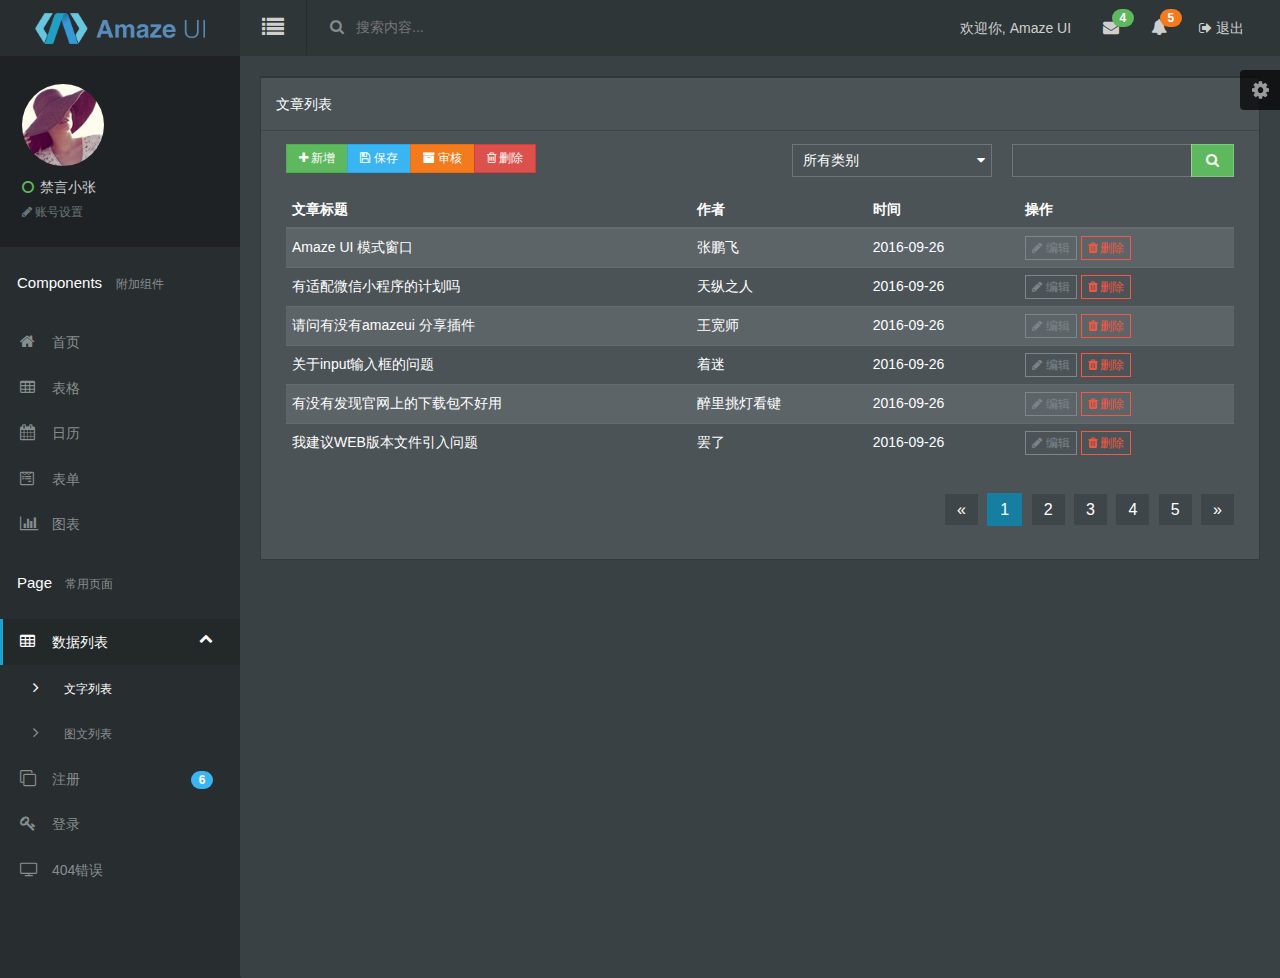
<file: src/main/resources/static/table-list.html>
<!DOCTYPE html>
<html lang="en">

<head>
    <meta charset="utf-8">
    <meta http-equiv="X-UA-Compatible" content="IE=edge">
    <title>Amaze UI Admin index Examples</title>
    <meta name="description" content="这是一个 index 页面">
    <meta name="keywords" content="index">
    <meta name="viewport" content="width=device-width, initial-scale=1">
    <meta name="renderer" content="webkit">
    <meta http-equiv="Cache-Control" content="no-siteapp" />
    <link rel="icon" type="image/png" href="assets/i/favicon.png">
    <link rel="apple-touch-icon-precomposed" href="assets/i/app-icon72x72@2x.png">
    <meta name="apple-mobile-web-app-title" content="Amaze UI" />
    <script src="assets/js/echarts.min.js"></script>
    <link rel="stylesheet" href="assets/css/amazeui.min.css" />
    <link rel="stylesheet" href="assets/css/amazeui.datatables.min.css" />
    <link rel="stylesheet" href="assets/css/app.css">
    <script src="assets/js/jquery.min.js"></script>

</head>

<body data-type="widgets">
    <script src="assets/js/theme.js"></script>
    <div class="am-g tpl-g">
        <!-- 头部 -->
        <header>
            <!-- logo -->
            <div class="am-fl tpl-header-logo">
                <a href="javascript:;"><img src="assets/img/logo.png" alt=""></a>
            </div>
            <!-- 右侧内容 -->
            <div class="tpl-header-fluid">
                <!-- 侧边切换 -->
                <div class="am-fl tpl-header-switch-button am-icon-list">
                    <span>

                </span>
                </div>
                <!-- 搜索 -->
                <div class="am-fl tpl-header-search">
                    <form class="tpl-header-search-form" action="javascript:;">
                        <button class="tpl-header-search-btn am-icon-search"></button>
                        <input class="tpl-header-search-box" type="text" placeholder="搜索内容...">
                    </form>
                </div>
                <!-- 其它功能-->
                <div class="am-fr tpl-header-navbar">
                    <ul>
                        <!-- 欢迎语 -->
                        <li class="am-text-sm tpl-header-navbar-welcome">
                            <a href="javascript:;">欢迎你, <span>Amaze UI</span> </a>
                        </li>

                        <!-- 新邮件 -->
                        <li class="am-dropdown tpl-dropdown" data-am-dropdown>
                            <a href="javascript:;" class="am-dropdown-toggle tpl-dropdown-toggle" data-am-dropdown-toggle>
                                <i class="am-icon-envelope"></i>
                                <span class="am-badge am-badge-success am-round item-feed-badge">4</span>
                            </a>
                            <!-- 弹出列表 -->
                            <ul class="am-dropdown-content tpl-dropdown-content">
                                <li class="tpl-dropdown-menu-messages">
                                    <a href="javascript:;" class="tpl-dropdown-menu-messages-item am-cf">
                                        <div class="menu-messages-ico">
                                            <img src="assets/img/user04.png" alt="">
                                        </div>
                                        <div class="menu-messages-time">
                                            3小时前
                                        </div>
                                        <div class="menu-messages-content">
                                            <div class="menu-messages-content-title">
                                                <i class="am-icon-circle-o am-text-success"></i>
                                                <span>夕风色</span>
                                            </div>
                                            <div class="am-text-truncate"> Amaze UI 的诞生，依托于 GitHub 及其他技术社区上一些优秀的资源；Amaze UI 的成长，则离不开用户的支持。 </div>
                                            <div class="menu-messages-content-time">2016-09-21 下午 16:40</div>
                                        </div>
                                    </a>
                                </li>

                                <li class="tpl-dropdown-menu-messages">
                                    <a href="javascript:;" class="tpl-dropdown-menu-messages-item am-cf">
                                        <div class="menu-messages-ico">
                                            <img src="assets/img/user02.png" alt="">
                                        </div>
                                        <div class="menu-messages-time">
                                            5天前
                                        </div>
                                        <div class="menu-messages-content">
                                            <div class="menu-messages-content-title">
                                                <i class="am-icon-circle-o am-text-warning"></i>
                                                <span>禁言小张</span>
                                            </div>
                                            <div class="am-text-truncate"> 为了能最准确的传达所描述的问题， 建议你在反馈时附上演示，方便我们理解。 </div>
                                            <div class="menu-messages-content-time">2016-09-16 上午 09:23</div>
                                        </div>
                                    </a>
                                </li>
                                <li class="tpl-dropdown-menu-messages">
                                    <a href="javascript:;" class="tpl-dropdown-menu-messages-item am-cf">
                                        <i class="am-icon-circle-o"></i> 进入列表…
                                    </a>
                                </li>
                            </ul>
                        </li>

                        <!-- 新提示 -->
                        <li class="am-dropdown" data-am-dropdown>
                            <a href="javascript:;" class="am-dropdown-toggle" data-am-dropdown-toggle>
                                <i class="am-icon-bell"></i>
                                <span class="am-badge am-badge-warning am-round item-feed-badge">5</span>
                            </a>

                            <!-- 弹出列表 -->
                            <ul class="am-dropdown-content tpl-dropdown-content">
                                <li class="tpl-dropdown-menu-notifications">
                                    <a href="javascript:;" class="tpl-dropdown-menu-notifications-item am-cf">
                                        <div class="tpl-dropdown-menu-notifications-title">
                                            <i class="am-icon-line-chart"></i>
                                            <span> 有6笔新的销售订单</span>
                                        </div>
                                        <div class="tpl-dropdown-menu-notifications-time">
                                            12分钟前
                                        </div>
                                    </a>
                                </li>
                                <li class="tpl-dropdown-menu-notifications">
                                    <a href="javascript:;" class="tpl-dropdown-menu-notifications-item am-cf">
                                        <div class="tpl-dropdown-menu-notifications-title">
                                            <i class="am-icon-star"></i>
                                            <span> 有3个来自人事部的消息</span>
                                        </div>
                                        <div class="tpl-dropdown-menu-notifications-time">
                                            30分钟前
                                        </div>
                                    </a>
                                </li>
                                <li class="tpl-dropdown-menu-notifications">
                                    <a href="javascript:;" class="tpl-dropdown-menu-notifications-item am-cf">
                                        <div class="tpl-dropdown-menu-notifications-title">
                                            <i class="am-icon-folder-o"></i>
                                            <span> 上午开会记录存档</span>
                                        </div>
                                        <div class="tpl-dropdown-menu-notifications-time">
                                            1天前
                                        </div>
                                    </a>
                                </li>


                                <li class="tpl-dropdown-menu-notifications">
                                    <a href="javascript:;" class="tpl-dropdown-menu-notifications-item am-cf">
                                        <i class="am-icon-bell"></i> 进入列表…
                                    </a>
                                </li>
                            </ul>
                        </li>

                        <!-- 退出 -->
                        <li class="am-text-sm">
                            <a href="javascript:;">
                                <span class="am-icon-sign-out"></span> 退出
                            </a>
                        </li>
                    </ul>
                </div>
            </div>

        </header>
        <!-- 风格切换 -->
        <div class="tpl-skiner">
            <div class="tpl-skiner-toggle am-icon-cog">
            </div>
            <div class="tpl-skiner-content">
                <div class="tpl-skiner-content-title">
                    选择主题
                </div>
                <div class="tpl-skiner-content-bar">
                    <span class="skiner-color skiner-white" data-color="theme-white"></span>
                    <span class="skiner-color skiner-black" data-color="theme-black"></span>
                </div>
            </div>
        </div>
        <!-- 侧边导航栏 -->
        <div class="left-sidebar">
            <!-- 用户信息 -->
            <div class="tpl-sidebar-user-panel">
                <div class="tpl-user-panel-slide-toggleable">
                    <div class="tpl-user-panel-profile-picture">
                        <img src="assets/img/user04.png" alt="">
                    </div>
                    <span class="user-panel-logged-in-text">
              <i class="am-icon-circle-o am-text-success tpl-user-panel-status-icon"></i>
              禁言小张
          </span>
                    <a href="javascript:;" class="tpl-user-panel-action-link"> <span class="am-icon-pencil"></span> 账号设置</a>
                </div>
            </div>

            <!-- 菜单 -->
            <ul class="sidebar-nav">
                <li class="sidebar-nav-heading">Components <span class="sidebar-nav-heading-info"> 附加组件</span></li>
                <li class="sidebar-nav-link">
                    <a href="index.html">
                        <i class="am-icon-home sidebar-nav-link-logo"></i> 首页
                    </a>
                </li>
                <li class="sidebar-nav-link">
                    <a href="tables.html">
                        <i class="am-icon-table sidebar-nav-link-logo"></i> 表格
                    </a>
                </li>
                <li class="sidebar-nav-link">
                    <a href="calendar.html">
                        <i class="am-icon-calendar sidebar-nav-link-logo"></i> 日历
                    </a>
                </li>
                <li class="sidebar-nav-link">
                    <a href="form.html">
                        <i class="am-icon-wpforms sidebar-nav-link-logo"></i> 表单

                    </a>
                </li>
                <li class="sidebar-nav-link">
                    <a href="chart.html">
                        <i class="am-icon-bar-chart sidebar-nav-link-logo"></i> 图表

                    </a>
                </li>

                <li class="sidebar-nav-heading">Page<span class="sidebar-nav-heading-info"> 常用页面</span></li>
                <li class="sidebar-nav-link">
                    <a href="javascript:;" class="sidebar-nav-sub-title active">
                        <i class="am-icon-table sidebar-nav-link-logo"></i> 数据列表
                        <span class="am-icon-chevron-down am-fr am-margin-right-sm sidebar-nav-sub-ico sidebar-nav-sub-ico-rotate"></span>
                    </a>
                    <ul class="sidebar-nav sidebar-nav-sub" style="display: block;">
                        <li class="sidebar-nav-link">
                            <a href="table-list.html" class="sub-active">
                                <span class="am-icon-angle-right sidebar-nav-link-logo"></span> 文字列表
                            </a>
                        </li>

                        <li class="sidebar-nav-link">
                            <a href="table-list-img.html">
                                <span class="am-icon-angle-right sidebar-nav-link-logo"></span> 图文列表
                            </a>
                        </li>
                    </ul>
                </li>
                <li class="sidebar-nav-link">
                    <a href="sign-up.html">
                        <i class="am-icon-clone sidebar-nav-link-logo"></i> 注册
                        <span class="am-badge am-badge-secondary sidebar-nav-link-logo-ico am-round am-fr am-margin-right-sm">6</span>
                    </a>
                </li>
                <li class="sidebar-nav-link">
                    <a href="login.html">
                        <i class="am-icon-key sidebar-nav-link-logo"></i> 登录
                    </a>
                </li>
                <li class="sidebar-nav-link">
                    <a href="404.html">
                        <i class="am-icon-tv sidebar-nav-link-logo"></i> 404错误
                    </a>
                </li>

            </ul>
        </div>


        <!-- 内容区域 -->
        <div class="tpl-content-wrapper">
            <div class="row-content am-cf">
                <div class="row">
                    <div class="am-u-sm-12 am-u-md-12 am-u-lg-12">
                        <div class="widget am-cf">
                            <div class="widget-head am-cf">
                                <div class="widget-title  am-cf">文章列表</div>


                            </div>
                            <div class="widget-body  am-fr">

                                <div class="am-u-sm-12 am-u-md-6 am-u-lg-6">
                                    <div class="am-form-group">
                                        <div class="am-btn-toolbar">
                                            <div class="am-btn-group am-btn-group-xs">
                                                <button type="button" class="am-btn am-btn-default am-btn-success"><span class="am-icon-plus"></span> 新增</button>
                                                <button type="button" class="am-btn am-btn-default am-btn-secondary"><span class="am-icon-save"></span> 保存</button>
                                                <button type="button" class="am-btn am-btn-default am-btn-warning"><span class="am-icon-archive"></span> 审核</button>
                                                <button type="button" class="am-btn am-btn-default am-btn-danger"><span class="am-icon-trash-o"></span> 删除</button>
                                            </div>
                                        </div>
                                    </div>
                                </div>
                                <div class="am-u-sm-12 am-u-md-6 am-u-lg-3">
                                    <div class="am-form-group tpl-table-list-select">
                                        <select data-am-selected="{btnSize: 'sm'}">
              <option value="option1">所有类别</option>
              <option value="option2">IT业界</option>
              <option value="option3">数码产品</option>
              <option value="option3">笔记本电脑</option>
              <option value="option3">平板电脑</option>
              <option value="option3">只能手机</option>
              <option value="option3">超极本</option>
            </select>
                                    </div>
                                </div>
                                <div class="am-u-sm-12 am-u-md-12 am-u-lg-3">
                                    <div class="am-input-group am-input-group-sm tpl-form-border-form cl-p">
                                        <input type="text" class="am-form-field ">
                                        <span class="am-input-group-btn">
            <button class="am-btn  am-btn-default am-btn-success tpl-table-list-field am-icon-search" type="button"></button>
          </span>
                                    </div>
                                </div>

                                <div class="am-u-sm-12">
                                    <table width="100%" class="am-table am-table-compact am-table-striped tpl-table-black " id="example-r">
                                        <thead>
                                            <tr>
                                                <th>文章标题</th>
                                                <th>作者</th>
                                                <th>时间</th>
                                                <th>操作</th>
                                            </tr>
                                        </thead>
                                        <tbody>
                                            <tr class="gradeX">
                                                <td>Amaze UI 模式窗口</td>
                                                <td>张鹏飞</td>
                                                <td>2016-09-26</td>
                                                <td>
                                                    <div class="tpl-table-black-operation">
                                                        <a href="javascript:;">
                                                            <i class="am-icon-pencil"></i> 编辑
                                                        </a>
                                                        <a href="javascript:;" class="tpl-table-black-operation-del">
                                                            <i class="am-icon-trash"></i> 删除
                                                        </a>
                                                    </div>
                                                </td>
                                            </tr>
                                            <tr class="even gradeC">
                                                <td>有适配微信小程序的计划吗</td>
                                                <td>天纵之人</td>
                                                <td>2016-09-26</td>
                                                <td>
                                                    <div class="tpl-table-black-operation">
                                                        <a href="javascript:;">
                                                            <i class="am-icon-pencil"></i> 编辑
                                                        </a>
                                                        <a href="javascript:;" class="tpl-table-black-operation-del">
                                                            <i class="am-icon-trash"></i> 删除
                                                        </a>
                                                    </div>
                                                </td>
                                            </tr>
                                            <tr class="gradeX">
                                                <td>请问有没有amazeui 分享插件</td>
                                                <td>王宽师</td>
                                                <td>2016-09-26</td>
                                                <td>
                                                    <div class="tpl-table-black-operation">
                                                        <a href="javascript:;">
                                                            <i class="am-icon-pencil"></i> 编辑
                                                        </a>
                                                        <a href="javascript:;" class="tpl-table-black-operation-del">
                                                            <i class="am-icon-trash"></i> 删除
                                                        </a>
                                                    </div>
                                                </td>
                                            </tr>
                                            <tr class="even gradeC">
                                                <td>关于input输入框的问题</td>
                                                <td>着迷</td>
                                                <td>2016-09-26</td>
                                                <td>
                                                    <div class="tpl-table-black-operation">
                                                        <a href="javascript:;">
                                                            <i class="am-icon-pencil"></i> 编辑
                                                        </a>
                                                        <a href="javascript:;" class="tpl-table-black-operation-del">
                                                            <i class="am-icon-trash"></i> 删除
                                                        </a>
                                                    </div>
                                                </td>
                                            </tr>
                                            <tr class="even gradeC">
                                                <td>有没有发现官网上的下载包不好用</td>
                                                <td>醉里挑灯看键</td>
                                                <td>2016-09-26</td>
                                                <td>
                                                    <div class="tpl-table-black-operation">
                                                        <a href="javascript:;">
                                                            <i class="am-icon-pencil"></i> 编辑
                                                        </a>
                                                        <a href="javascript:;" class="tpl-table-black-operation-del">
                                                            <i class="am-icon-trash"></i> 删除
                                                        </a>
                                                    </div>
                                                </td>
                                            </tr>

                                            <tr class="even gradeC">
                                                <td>我建议WEB版本文件引入问题</td>
                                                <td>罢了</td>
                                                <td>2016-09-26</td>
                                                <td>
                                                    <div class="tpl-table-black-operation">
                                                        <a href="javascript:;">
                                                            <i class="am-icon-pencil"></i> 编辑
                                                        </a>
                                                        <a href="javascript:;" class="tpl-table-black-operation-del">
                                                            <i class="am-icon-trash"></i> 删除
                                                        </a>
                                                    </div>
                                                </td>
                                            </tr>
                                            <!-- more data -->
                                        </tbody>
                                    </table>
                                </div>
                                <div class="am-u-lg-12 am-cf">

                                    <div class="am-fr">
                                        <ul class="am-pagination tpl-pagination">
                                            <li class="am-disabled"><a href="#">«</a></li>
                                            <li class="am-active"><a href="#">1</a></li>
                                            <li><a href="#">2</a></li>
                                            <li><a href="#">3</a></li>
                                            <li><a href="#">4</a></li>
                                            <li><a href="#">5</a></li>
                                            <li><a href="#">»</a></li>
                                        </ul>
                                    </div>
                                </div>
                            </div>
                        </div>
                    </div>
                </div>
            </div>
        </div>
    </div>
    </div>
    <script src="assets/js/amazeui.min.js"></script>
    <script src="assets/js/amazeui.datatables.min.js"></script>
    <script src="assets/js/dataTables.responsive.min.js"></script>
    <script src="assets/js/app.js"></script>

</body>

</html>
</file>
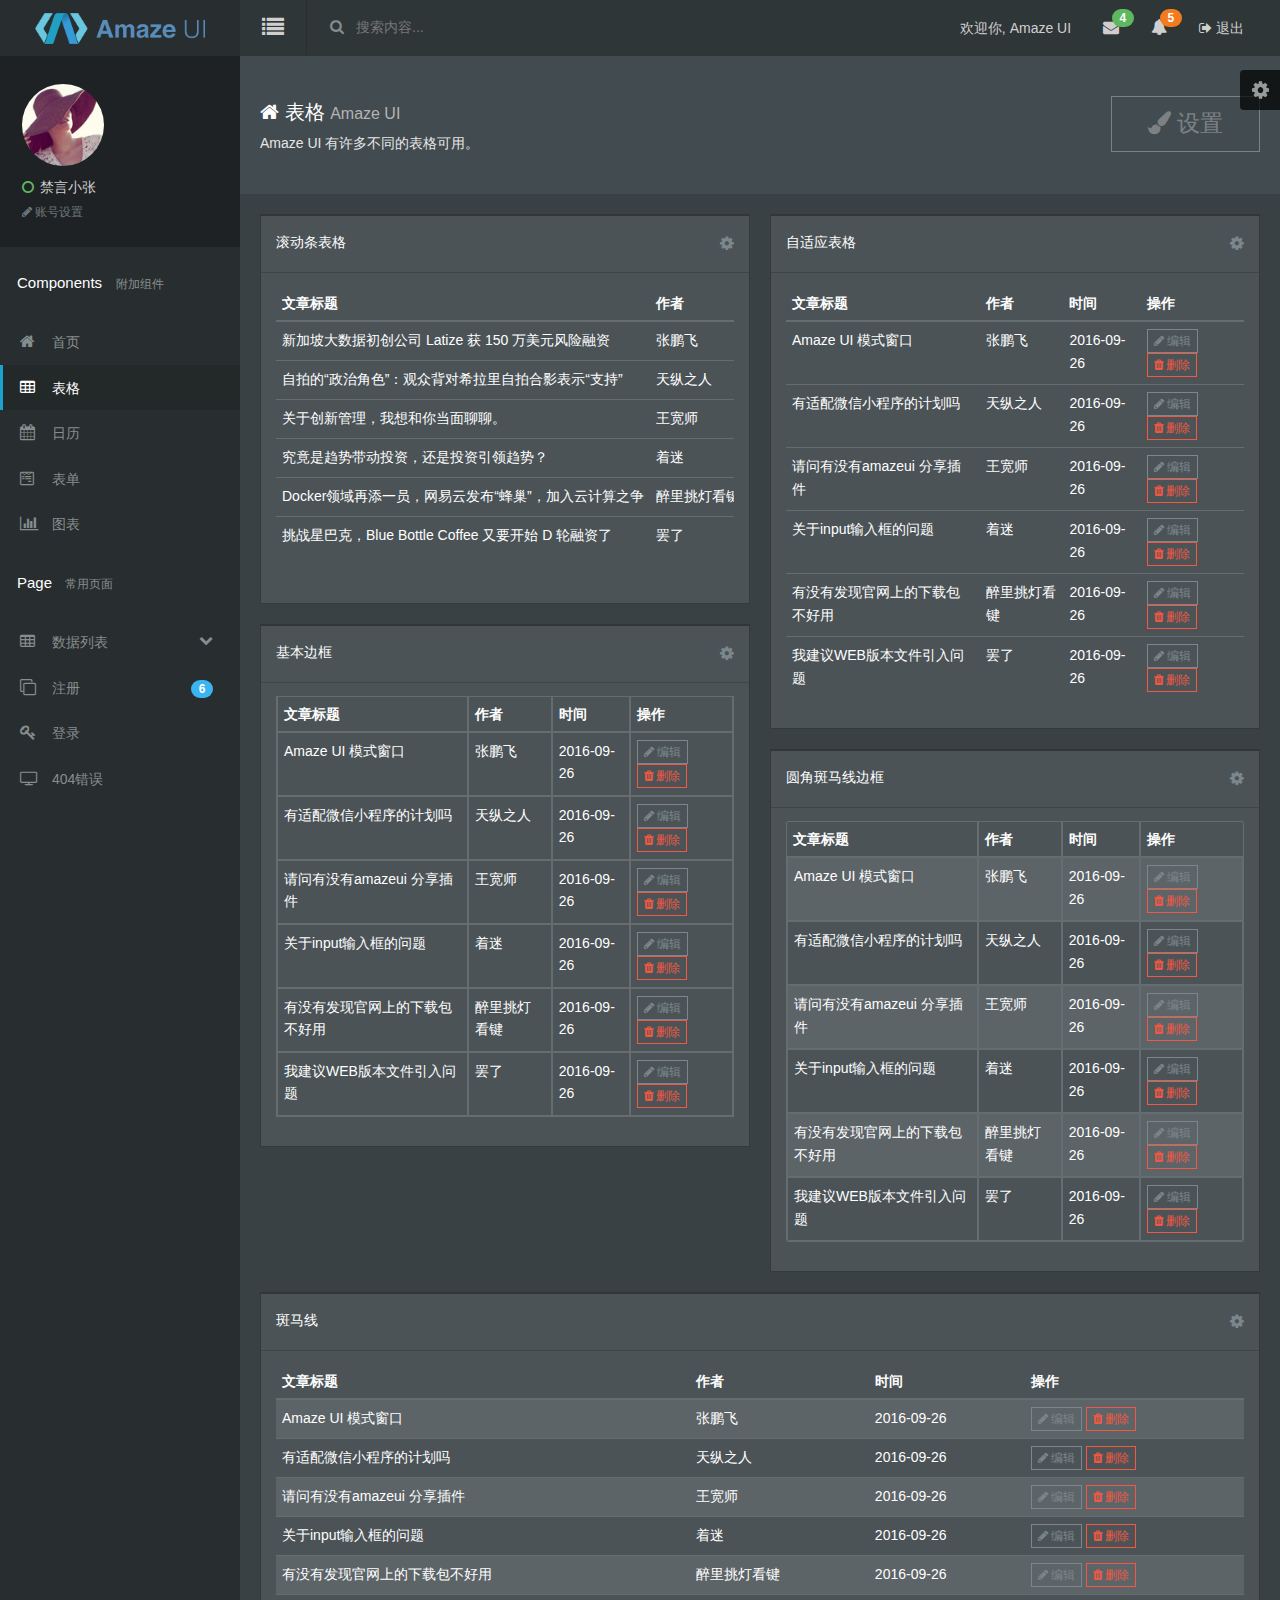
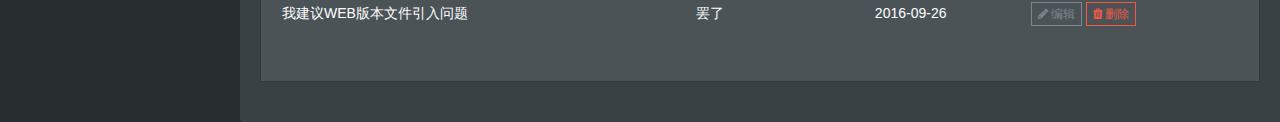
<file: src/main/resources/static/tables.html>
<!DOCTYPE html>
<html lang="en">

<head>
    <meta charset="utf-8">
    <meta http-equiv="X-UA-Compatible" content="IE=edge">
    <title>Amaze UI Admin index Examples</title>
    <meta name="description" content="这是一个 index 页面">
    <meta name="keywords" content="index">
    <meta name="viewport" content="width=device-width, initial-scale=1">
    <meta name="renderer" content="webkit">
    <meta http-equiv="Cache-Control" content="no-siteapp" />
    <link rel="icon" type="image/png" href="assets/i/favicon.png">
    <link rel="apple-touch-icon-precomposed" href="assets/i/app-icon72x72@2x.png">
    <meta name="apple-mobile-web-app-title" content="Amaze UI" />
    <script src="assets/js/echarts.min.js"></script>
    <link rel="stylesheet" href="assets/css/amazeui.min.css" />
    <link rel="stylesheet" href="assets/css/amazeui.datatables.min.css" />
    <link rel="stylesheet" href="assets/css/app.css">
    <script src="assets/js/jquery.min.js"></script>

</head>

<body data-type="widgets">
    <script src="assets/js/theme.js"></script>
    <div class="am-g tpl-g">
        <!-- 头部 -->
        <header>
            <!-- logo -->
            <div class="am-fl tpl-header-logo">
                <a href="javascript:;"><img src="assets/img/logo.png" alt=""></a>
            </div>
            <!-- 右侧内容 -->
            <div class="tpl-header-fluid">
                <!-- 侧边切换 -->
                <div class="am-fl tpl-header-switch-button am-icon-list">
                    <span>

                </span>
                </div>
                <!-- 搜索 -->
                <div class="am-fl tpl-header-search">
                    <form class="tpl-header-search-form" action="javascript:;">
                        <button class="tpl-header-search-btn am-icon-search"></button>
                        <input class="tpl-header-search-box" type="text" placeholder="搜索内容...">
                    </form>
                </div>
                <!-- 其它功能-->
                <div class="am-fr tpl-header-navbar">
                    <ul>
                        <!-- 欢迎语 -->
                        <li class="am-text-sm tpl-header-navbar-welcome">
                            <a href="javascript:;">欢迎你, <span>Amaze UI</span> </a>
                        </li>

                        <!-- 新邮件 -->
                        <li class="am-dropdown tpl-dropdown" data-am-dropdown>
                            <a href="javascript:;" class="am-dropdown-toggle tpl-dropdown-toggle" data-am-dropdown-toggle>
                                <i class="am-icon-envelope"></i>
                                <span class="am-badge am-badge-success am-round item-feed-badge">4</span>
                            </a>
                            <!-- 弹出列表 -->
                            <ul class="am-dropdown-content tpl-dropdown-content">
                                <li class="tpl-dropdown-menu-messages">
                                    <a href="javascript:;" class="tpl-dropdown-menu-messages-item am-cf">
                                        <div class="menu-messages-ico">
                                            <img src="assets/img/user04.png" alt="">
                                        </div>
                                        <div class="menu-messages-time">
                                            3小时前
                                        </div>
                                        <div class="menu-messages-content">
                                            <div class="menu-messages-content-title">
                                                <i class="am-icon-circle-o am-text-success"></i>
                                                <span>夕风色</span>
                                            </div>
                                            <div class="am-text-truncate"> Amaze UI 的诞生，依托于 GitHub 及其他技术社区上一些优秀的资源；Amaze UI 的成长，则离不开用户的支持。 </div>
                                            <div class="menu-messages-content-time">2016-09-21 下午 16:40</div>
                                        </div>
                                    </a>
                                </li>

                                <li class="tpl-dropdown-menu-messages">
                                    <a href="javascript:;" class="tpl-dropdown-menu-messages-item am-cf">
                                        <div class="menu-messages-ico">
                                            <img src="assets/img/user02.png" alt="">
                                        </div>
                                        <div class="menu-messages-time">
                                            5天前
                                        </div>
                                        <div class="menu-messages-content">
                                            <div class="menu-messages-content-title">
                                                <i class="am-icon-circle-o am-text-warning"></i>
                                                <span>禁言小张</span>
                                            </div>
                                            <div class="am-text-truncate"> 为了能最准确的传达所描述的问题， 建议你在反馈时附上演示，方便我们理解。 </div>
                                            <div class="menu-messages-content-time">2016-09-16 上午 09:23</div>
                                        </div>
                                    </a>
                                </li>
                                <li class="tpl-dropdown-menu-messages">
                                    <a href="javascript:;" class="tpl-dropdown-menu-messages-item am-cf">
                                        <i class="am-icon-circle-o"></i> 进入列表…
                                    </a>
                                </li>
                            </ul>
                        </li>

                        <!-- 新提示 -->
                        <li class="am-dropdown" data-am-dropdown>
                            <a href="javascript:;" class="am-dropdown-toggle" data-am-dropdown-toggle>
                                <i class="am-icon-bell"></i>
                                <span class="am-badge am-badge-warning am-round item-feed-badge">5</span>
                            </a>

                            <!-- 弹出列表 -->
                            <ul class="am-dropdown-content tpl-dropdown-content">
                                <li class="tpl-dropdown-menu-notifications">
                                    <a href="javascript:;" class="tpl-dropdown-menu-notifications-item am-cf">
                                        <div class="tpl-dropdown-menu-notifications-title">
                                            <i class="am-icon-line-chart"></i>
                                            <span> 有6笔新的销售订单</span>
                                        </div>
                                        <div class="tpl-dropdown-menu-notifications-time">
                                            12分钟前
                                        </div>
                                    </a>
                                </li>
                                <li class="tpl-dropdown-menu-notifications">
                                    <a href="javascript:;" class="tpl-dropdown-menu-notifications-item am-cf">
                                        <div class="tpl-dropdown-menu-notifications-title">
                                            <i class="am-icon-star"></i>
                                            <span> 有3个来自人事部的消息</span>
                                        </div>
                                        <div class="tpl-dropdown-menu-notifications-time">
                                            30分钟前
                                        </div>
                                    </a>
                                </li>
                                <li class="tpl-dropdown-menu-notifications">
                                    <a href="javascript:;" class="tpl-dropdown-menu-notifications-item am-cf">
                                        <div class="tpl-dropdown-menu-notifications-title">
                                            <i class="am-icon-folder-o"></i>
                                            <span> 上午开会记录存档</span>
                                        </div>
                                        <div class="tpl-dropdown-menu-notifications-time">
                                            1天前
                                        </div>
                                    </a>
                                </li>


                                <li class="tpl-dropdown-menu-notifications">
                                    <a href="javascript:;" class="tpl-dropdown-menu-notifications-item am-cf">
                                        <i class="am-icon-bell"></i> 进入列表…
                                    </a>
                                </li>
                            </ul>
                        </li>

                        <!-- 退出 -->
                        <li class="am-text-sm">
                            <a href="javascript:;">
                                <span class="am-icon-sign-out"></span> 退出
                            </a>
                        </li>
                    </ul>
                </div>
            </div>

        </header>
        <!-- 风格切换 -->
        <div class="tpl-skiner">
            <div class="tpl-skiner-toggle am-icon-cog">
            </div>
            <div class="tpl-skiner-content">
                <div class="tpl-skiner-content-title">
                    选择主题
                </div>
                <div class="tpl-skiner-content-bar">
                    <span class="skiner-color skiner-white" data-color="theme-white"></span>
                    <span class="skiner-color skiner-black" data-color="theme-black"></span>
                </div>
            </div>
        </div>
        <!-- 侧边导航栏 -->
        <div class="left-sidebar">
            <!-- 用户信息 -->
            <div class="tpl-sidebar-user-panel">
                <div class="tpl-user-panel-slide-toggleable">
                    <div class="tpl-user-panel-profile-picture">
                        <img src="assets/img/user04.png" alt="">
                    </div>
                    <span class="user-panel-logged-in-text">
              <i class="am-icon-circle-o am-text-success tpl-user-panel-status-icon"></i>
              禁言小张
          </span>
                    <a href="javascript:;" class="tpl-user-panel-action-link"> <span class="am-icon-pencil"></span> 账号设置</a>
                </div>
            </div>


            <!-- 菜单 -->
            <ul class="sidebar-nav">
                <li class="sidebar-nav-heading">Components <span class="sidebar-nav-heading-info"> 附加组件</span></li>
                <li class="sidebar-nav-link">
                    <a href="index.html">
                        <i class="am-icon-home sidebar-nav-link-logo"></i> 首页
                    </a>
                </li>
                <li class="sidebar-nav-link">
                    <a href="tables.html" class="active">
                        <i class="am-icon-table sidebar-nav-link-logo"></i> 表格
                    </a>
                </li>
                <li class="sidebar-nav-link">
                    <a href="calendar.html">
                        <i class="am-icon-calendar sidebar-nav-link-logo"></i> 日历
                    </a>
                </li>
                <li class="sidebar-nav-link">
                    <a href="form.html">
                        <i class="am-icon-wpforms sidebar-nav-link-logo"></i> 表单

                    </a>
                </li>
                <li class="sidebar-nav-link">
                    <a href="chart.html">
                        <i class="am-icon-bar-chart sidebar-nav-link-logo"></i> 图表

                    </a>
                </li>

                <li class="sidebar-nav-heading">Page<span class="sidebar-nav-heading-info"> 常用页面</span></li>
                <li class="sidebar-nav-link">
                    <a href="javascript:;" class="sidebar-nav-sub-title">
                        <i class="am-icon-table sidebar-nav-link-logo"></i> 数据列表
                        <span class="am-icon-chevron-down am-fr am-margin-right-sm sidebar-nav-sub-ico"></span>
                    </a>
                    <ul class="sidebar-nav sidebar-nav-sub">
                        <li class="sidebar-nav-link">
                            <a href="table-list.html">
                                <span class="am-icon-angle-right sidebar-nav-link-logo"></span> 文字列表
                            </a>
                        </li>

                        <li class="sidebar-nav-link">
                            <a href="table-list-img.htm">
                                <span class="am-icon-angle-right sidebar-nav-link-logo"></span> 图文列表
                            </a>
                        </li>
                    </ul>
                </li>
                <li class="sidebar-nav-link">
                    <a href="sign-up.html">
                        <i class="am-icon-clone sidebar-nav-link-logo"></i> 注册
                        <span class="am-badge am-badge-secondary sidebar-nav-link-logo-ico am-round am-fr am-margin-right-sm">6</span>
                    </a>
                </li>
                <li class="sidebar-nav-link">
                    <a href="login.html">
                        <i class="am-icon-key sidebar-nav-link-logo"></i> 登录
                    </a>
                </li>
                <li class="sidebar-nav-link">
                    <a href="404.html">
                        <i class="am-icon-tv sidebar-nav-link-logo"></i> 404错误
                    </a>
                </li>

            </ul>
        </div>



        <!-- 内容区域 -->
        <div class="tpl-content-wrapper">

            <div class="container-fluid am-cf">
                <div class="row">
                    <div class="am-u-sm-12 am-u-md-12 am-u-lg-9">
                        <div class="page-header-heading"><span class="am-icon-home page-header-heading-icon"></span> 表格 <small>Amaze UI</small></div>
                        <p class="page-header-description">Amaze UI 有许多不同的表格可用。</p>
                    </div>
                    <div class="am-u-lg-3 tpl-index-settings-button">
                        <button type="button" class="page-header-button"><span class="am-icon-paint-brush"></span> 设置</button>
                    </div>
                </div>

            </div>

            <div class="row-content am-cf">


                <div class="row">
                    <div class="am-u-sm-12 am-u-md-12 am-u-lg-6">
                        <div class="widget am-cf">
                            <div class="widget-head am-cf">
                                <div class="widget-title am-fl">滚动条表格</div>
                                <div class="widget-function am-fr">
                                    <a href="javascript:;" class="am-icon-cog"></a>
                                </div>
                            </div>
                            <div class="widget-body  widget-body-lg am-fr">
                                <div class="am-scrollable-horizontal ">
                                    <table width="100%" class="am-table am-table-compact am-text-nowrap tpl-table-black " id="example-r">
                                        <thead>
                                            <tr>
                                                <th>文章标题</th>
                                                <th>作者</th>
                                                <th>时间</th>
                                                <th>操作</th>
                                            </tr>
                                        </thead>
                                        <tbody>
                                            <tr class="gradeX">
                                                <td>新加坡大数据初创公司 Latize 获 150 万美元风险融资</td>
                                                <td>张鹏飞</td>
                                                <td>2016-09-26</td>
                                                <td>
                                                    <div class="tpl-table-black-operation">
                                                        <a href="javascript:;">
                                                            <i class="am-icon-pencil"></i> 编辑
                                                        </a>
                                                        <a href="javascript:;" class="tpl-table-black-operation-del">
                                                            <i class="am-icon-trash"></i> 删除
                                                        </a>
                                                    </div>
                                                </td>
                                            </tr>
                                            <tr class="even gradeC">
                                                <td>自拍的“政治角色”：观众背对希拉里自拍合影表示“支持”</td>
                                                <td>天纵之人</td>
                                                <td>2016-09-26</td>
                                                <td>
                                                    <div class="tpl-table-black-operation">
                                                        <a href="javascript:;">
                                                            <i class="am-icon-pencil"></i> 编辑
                                                        </a>
                                                        <a href="javascript:;" class="tpl-table-black-operation-del">
                                                            <i class="am-icon-trash"></i> 删除
                                                        </a>
                                                    </div>
                                                </td>
                                            </tr>
                                            <tr class="gradeX">
                                                <td>关于创新管理，我想和你当面聊聊。</td>
                                                <td>王宽师</td>
                                                <td>2016-09-26</td>
                                                <td>
                                                    <div class="tpl-table-black-operation">
                                                        <a href="javascript:;">
                                                            <i class="am-icon-pencil"></i> 编辑
                                                        </a>
                                                        <a href="javascript:;" class="tpl-table-black-operation-del">
                                                            <i class="am-icon-trash"></i> 删除
                                                        </a>
                                                    </div>
                                                </td>
                                            </tr>
                                            <tr class="even gradeC">
                                                <td>究竟是趋势带动投资，还是投资引领趋势？</td>
                                                <td>着迷</td>
                                                <td>2016-09-26</td>
                                                <td>
                                                    <div class="tpl-table-black-operation">
                                                        <a href="javascript:;">
                                                            <i class="am-icon-pencil"></i> 编辑
                                                        </a>
                                                        <a href="javascript:;" class="tpl-table-black-operation-del">
                                                            <i class="am-icon-trash"></i> 删除
                                                        </a>
                                                    </div>
                                                </td>
                                            </tr>
                                            <tr class="even gradeC">
                                                <td>Docker领域再添一员，网易云发布“蜂巢”，加入云计算之争</td>
                                                <td>醉里挑灯看键</td>
                                                <td>2016-09-26</td>
                                                <td>
                                                    <div class="tpl-table-black-operation">
                                                        <a href="javascript:;">
                                                            <i class="am-icon-pencil"></i> 编辑
                                                        </a>
                                                        <a href="javascript:;" class="tpl-table-black-operation-del">
                                                            <i class="am-icon-trash"></i> 删除
                                                        </a>
                                                    </div>
                                                </td>
                                            </tr>

                                            <tr class="even gradeC">
                                                <td>挑战星巴克，Blue Bottle Coffee 又要开始 D 轮融资了</td>
                                                <td>罢了</td>
                                                <td>2016-09-26</td>
                                                <td>
                                                    <div class="tpl-table-black-operation">
                                                        <a href="javascript:;">
                                                            <i class="am-icon-pencil"></i> 编辑
                                                        </a>
                                                        <a href="javascript:;" class="tpl-table-black-operation-del">
                                                            <i class="am-icon-trash"></i> 删除
                                                        </a>
                                                    </div>
                                                </td>
                                            </tr>
                                            <!-- more data -->
                                        </tbody>
                                    </table>
                                </div>

                            </div>
                        </div>
                    </div>




                    <div class="am-u-sm-12 am-u-md-12 am-u-lg-6">
                        <div class="widget am-cf">
                            <div class="widget-head am-cf">
                                <div class="widget-title am-fl">自适应表格</div>
                                <div class="widget-function am-fr">
                                    <a href="javascript:;" class="am-icon-cog"></a>
                                </div>
                            </div>
                            <div class="widget-body  widget-body-lg am-fr">

                                <table width="100%" class="am-table am-table-compact tpl-table-black " id="example-r">
                                    <thead>
                                        <tr>
                                            <th>文章标题</th>
                                            <th>作者</th>
                                            <th>时间</th>
                                            <th>操作</th>
                                        </tr>
                                    </thead>
                                    <tbody>
                                        <tr class="gradeX">
                                            <td>Amaze UI 模式窗口</td>
                                            <td>张鹏飞</td>
                                            <td>2016-09-26</td>
                                            <td>
                                                <div class="tpl-table-black-operation">
                                                    <a href="javascript:;">
                                                        <i class="am-icon-pencil"></i> 编辑
                                                    </a>
                                                    <a href="javascript:;" class="tpl-table-black-operation-del">
                                                        <i class="am-icon-trash"></i> 删除
                                                    </a>
                                                </div>
                                            </td>
                                        </tr>
                                        <tr class="even gradeC">
                                            <td>有适配微信小程序的计划吗</td>
                                            <td>天纵之人</td>
                                            <td>2016-09-26</td>
                                            <td>
                                                <div class="tpl-table-black-operation">
                                                    <a href="javascript:;">
                                                        <i class="am-icon-pencil"></i> 编辑
                                                    </a>
                                                    <a href="javascript:;" class="tpl-table-black-operation-del">
                                                        <i class="am-icon-trash"></i> 删除
                                                    </a>
                                                </div>
                                            </td>
                                        </tr>
                                        <tr class="gradeX">
                                            <td>请问有没有amazeui 分享插件</td>
                                            <td>王宽师</td>
                                            <td>2016-09-26</td>
                                            <td>
                                                <div class="tpl-table-black-operation">
                                                    <a href="javascript:;">
                                                        <i class="am-icon-pencil"></i> 编辑
                                                    </a>
                                                    <a href="javascript:;" class="tpl-table-black-operation-del">
                                                        <i class="am-icon-trash"></i> 删除
                                                    </a>
                                                </div>
                                            </td>
                                        </tr>
                                        <tr class="even gradeC">
                                            <td>关于input输入框的问题</td>
                                            <td>着迷</td>
                                            <td>2016-09-26</td>
                                            <td>
                                                <div class="tpl-table-black-operation">
                                                    <a href="javascript:;">
                                                        <i class="am-icon-pencil"></i> 编辑
                                                    </a>
                                                    <a href="javascript:;" class="tpl-table-black-operation-del">
                                                        <i class="am-icon-trash"></i> 删除
                                                    </a>
                                                </div>
                                            </td>
                                        </tr>
                                        <tr class="even gradeC">
                                            <td>有没有发现官网上的下载包不好用</td>
                                            <td>醉里挑灯看键</td>
                                            <td>2016-09-26</td>
                                            <td>
                                                <div class="tpl-table-black-operation">
                                                    <a href="javascript:;">
                                                        <i class="am-icon-pencil"></i> 编辑
                                                    </a>
                                                    <a href="javascript:;" class="tpl-table-black-operation-del">
                                                        <i class="am-icon-trash"></i> 删除
                                                    </a>
                                                </div>
                                            </td>
                                        </tr>

                                        <tr class="even gradeC">
                                            <td>我建议WEB版本文件引入问题</td>
                                            <td>罢了</td>
                                            <td>2016-09-26</td>
                                            <td>
                                                <div class="tpl-table-black-operation">
                                                    <a href="javascript:;">
                                                        <i class="am-icon-pencil"></i> 编辑
                                                    </a>
                                                    <a href="javascript:;" class="tpl-table-black-operation-del">
                                                        <i class="am-icon-trash"></i> 删除
                                                    </a>
                                                </div>
                                            </td>
                                        </tr>
                                        <!-- more data -->
                                    </tbody>
                                </table>

                            </div>
                        </div>
                    </div>
                </div>

                <div class="row">

                    <div class="am-u-sm-12 am-u-md-12 am-u-lg-6">
                        <div class="widget am-cf">
                            <div class="widget-head am-cf">
                                <div class="widget-title am-fl">基本边框</div>
                                <div class="widget-function am-fr">
                                    <a href="javascript:;" class="am-icon-cog"></a>
                                </div>
                            </div>
                            <div class="widget-body  widget-body-lg am-fr">

                                <table width="100%" class="am-table am-table-compact am-table-bordered tpl-table-black " id="example-r">
                                    <thead>
                                        <tr>
                                            <th>文章标题</th>
                                            <th>作者</th>
                                            <th>时间</th>
                                            <th>操作</th>
                                        </tr>
                                    </thead>
                                    <tbody>
                                        <tr class="gradeX">
                                            <td>Amaze UI 模式窗口</td>
                                            <td>张鹏飞</td>
                                            <td>2016-09-26</td>
                                            <td>
                                                <div class="tpl-table-black-operation">
                                                    <a href="javascript:;">
                                                        <i class="am-icon-pencil"></i> 编辑
                                                    </a>
                                                    <a href="javascript:;" class="tpl-table-black-operation-del">
                                                        <i class="am-icon-trash"></i> 删除
                                                    </a>
                                                </div>
                                            </td>
                                        </tr>
                                        <tr class="even gradeC">
                                            <td>有适配微信小程序的计划吗</td>
                                            <td>天纵之人</td>
                                            <td>2016-09-26</td>
                                            <td>
                                                <div class="tpl-table-black-operation">
                                                    <a href="javascript:;">
                                                        <i class="am-icon-pencil"></i> 编辑
                                                    </a>
                                                    <a href="javascript:;" class="tpl-table-black-operation-del">
                                                        <i class="am-icon-trash"></i> 删除
                                                    </a>
                                                </div>
                                            </td>
                                        </tr>
                                        <tr class="gradeX">
                                            <td>请问有没有amazeui 分享插件</td>
                                            <td>王宽师</td>
                                            <td>2016-09-26</td>
                                            <td>
                                                <div class="tpl-table-black-operation">
                                                    <a href="javascript:;">
                                                        <i class="am-icon-pencil"></i> 编辑
                                                    </a>
                                                    <a href="javascript:;" class="tpl-table-black-operation-del">
                                                        <i class="am-icon-trash"></i> 删除
                                                    </a>
                                                </div>
                                            </td>
                                        </tr>
                                        <tr class="even gradeC">
                                            <td>关于input输入框的问题</td>
                                            <td>着迷</td>
                                            <td>2016-09-26</td>
                                            <td>
                                                <div class="tpl-table-black-operation">
                                                    <a href="javascript:;">
                                                        <i class="am-icon-pencil"></i> 编辑
                                                    </a>
                                                    <a href="javascript:;" class="tpl-table-black-operation-del">
                                                        <i class="am-icon-trash"></i> 删除
                                                    </a>
                                                </div>
                                            </td>
                                        </tr>
                                        <tr class="even gradeC">
                                            <td>有没有发现官网上的下载包不好用</td>
                                            <td>醉里挑灯看键</td>
                                            <td>2016-09-26</td>
                                            <td>
                                                <div class="tpl-table-black-operation">
                                                    <a href="javascript:;">
                                                        <i class="am-icon-pencil"></i> 编辑
                                                    </a>
                                                    <a href="javascript:;" class="tpl-table-black-operation-del">
                                                        <i class="am-icon-trash"></i> 删除
                                                    </a>
                                                </div>
                                            </td>
                                        </tr>

                                        <tr class="even gradeC">
                                            <td>我建议WEB版本文件引入问题</td>
                                            <td>罢了</td>
                                            <td>2016-09-26</td>
                                            <td>
                                                <div class="tpl-table-black-operation">
                                                    <a href="javascript:;">
                                                        <i class="am-icon-pencil"></i> 编辑
                                                    </a>
                                                    <a href="javascript:;" class="tpl-table-black-operation-del">
                                                        <i class="am-icon-trash"></i> 删除
                                                    </a>
                                                </div>
                                            </td>
                                        </tr>
                                        <!-- more data -->
                                    </tbody>
                                </table>

                            </div>
                        </div>
                    </div>



                    <div class="am-u-sm-12 am-u-md-12 am-u-lg-6">
                        <div class="widget am-cf">
                            <div class="widget-head am-cf">
                                <div class="widget-title am-fl">圆角斑马线边框</div>
                                <div class="widget-function am-fr">
                                    <a href="javascript:;" class="am-icon-cog"></a>
                                </div>
                            </div>
                            <div class="widget-body  widget-body-lg am-fr">

                                <table width="100%" class="am-table am-table-compact am-table-bordered am-table-radius am-table-striped tpl-table-black " id="example-r">
                                    <thead>
                                        <tr>
                                            <th>文章标题</th>
                                            <th>作者</th>
                                            <th>时间</th>
                                            <th>操作</th>
                                        </tr>
                                    </thead>
                                    <tbody>
                                        <tr class="gradeX">
                                            <td>Amaze UI 模式窗口</td>
                                            <td>张鹏飞</td>
                                            <td>2016-09-26</td>
                                            <td>
                                                <div class="tpl-table-black-operation">
                                                    <a href="javascript:;">
                                                        <i class="am-icon-pencil"></i> 编辑
                                                    </a>
                                                    <a href="javascript:;" class="tpl-table-black-operation-del">
                                                        <i class="am-icon-trash"></i> 删除
                                                    </a>
                                                </div>
                                            </td>
                                        </tr>
                                        <tr class="even gradeC">
                                            <td>有适配微信小程序的计划吗</td>
                                            <td>天纵之人</td>
                                            <td>2016-09-26</td>
                                            <td>
                                                <div class="tpl-table-black-operation">
                                                    <a href="javascript:;">
                                                        <i class="am-icon-pencil"></i> 编辑
                                                    </a>
                                                    <a href="javascript:;" class="tpl-table-black-operation-del">
                                                        <i class="am-icon-trash"></i> 删除
                                                    </a>
                                                </div>
                                            </td>
                                        </tr>
                                        <tr class="gradeX">
                                            <td>请问有没有amazeui 分享插件</td>
                                            <td>王宽师</td>
                                            <td>2016-09-26</td>
                                            <td>
                                                <div class="tpl-table-black-operation">
                                                    <a href="javascript:;">
                                                        <i class="am-icon-pencil"></i> 编辑
                                                    </a>
                                                    <a href="javascript:;" class="tpl-table-black-operation-del">
                                                        <i class="am-icon-trash"></i> 删除
                                                    </a>
                                                </div>
                                            </td>
                                        </tr>
                                        <tr class="even gradeC">
                                            <td>关于input输入框的问题</td>
                                            <td>着迷</td>
                                            <td>2016-09-26</td>
                                            <td>
                                                <div class="tpl-table-black-operation">
                                                    <a href="javascript:;">
                                                        <i class="am-icon-pencil"></i> 编辑
                                                    </a>
                                                    <a href="javascript:;" class="tpl-table-black-operation-del">
                                                        <i class="am-icon-trash"></i> 删除
                                                    </a>
                                                </div>
                                            </td>
                                        </tr>
                                        <tr class="even gradeC">
                                            <td>有没有发现官网上的下载包不好用</td>
                                            <td>醉里挑灯看键</td>
                                            <td>2016-09-26</td>
                                            <td>
                                                <div class="tpl-table-black-operation">
                                                    <a href="javascript:;">
                                                        <i class="am-icon-pencil"></i> 编辑
                                                    </a>
                                                    <a href="javascript:;" class="tpl-table-black-operation-del">
                                                        <i class="am-icon-trash"></i> 删除
                                                    </a>
                                                </div>
                                            </td>
                                        </tr>

                                        <tr class="even gradeC">
                                            <td>我建议WEB版本文件引入问题</td>
                                            <td>罢了</td>
                                            <td>2016-09-26</td>
                                            <td>
                                                <div class="tpl-table-black-operation">
                                                    <a href="javascript:;">
                                                        <i class="am-icon-pencil"></i> 编辑
                                                    </a>
                                                    <a href="javascript:;" class="tpl-table-black-operation-del">
                                                        <i class="am-icon-trash"></i> 删除
                                                    </a>
                                                </div>
                                            </td>
                                        </tr>
                                        <!-- more data -->
                                    </tbody>
                                </table>

                            </div>
                        </div>
                    </div>
                </div>



                <div class="row">

                    <div class="am-u-sm-12 am-u-md-12 am-u-lg-12">
                        <div class="widget am-cf">
                            <div class="widget-head am-cf">
                                <div class="widget-title am-fl">斑马线</div>
                                <div class="widget-function am-fr">
                                    <a href="javascript:;" class="am-icon-cog"></a>
                                </div>
                            </div>
                            <div class="widget-body  widget-body-lg am-fr">

                                <table width="100%" class="am-table am-table-compact am-table-striped tpl-table-black " id="example-r">
                                    <thead>
                                        <tr>
                                            <th>文章标题</th>
                                            <th>作者</th>
                                            <th>时间</th>
                                            <th>操作</th>
                                        </tr>
                                    </thead>
                                    <tbody>
                                        <tr class="gradeX">
                                            <td>Amaze UI 模式窗口</td>
                                            <td>张鹏飞</td>
                                            <td>2016-09-26</td>
                                            <td>
                                                <div class="tpl-table-black-operation">
                                                    <a href="javascript:;">
                                                        <i class="am-icon-pencil"></i> 编辑
                                                    </a>
                                                    <a href="javascript:;" class="tpl-table-black-operation-del">
                                                        <i class="am-icon-trash"></i> 删除
                                                    </a>
                                                </div>
                                            </td>
                                        </tr>
                                        <tr class="even gradeC">
                                            <td>有适配微信小程序的计划吗</td>
                                            <td>天纵之人</td>
                                            <td>2016-09-26</td>
                                            <td>
                                                <div class="tpl-table-black-operation">
                                                    <a href="javascript:;">
                                                        <i class="am-icon-pencil"></i> 编辑
                                                    </a>
                                                    <a href="javascript:;" class="tpl-table-black-operation-del">
                                                        <i class="am-icon-trash"></i> 删除
                                                    </a>
                                                </div>
                                            </td>
                                        </tr>
                                        <tr class="gradeX">
                                            <td>请问有没有amazeui 分享插件</td>
                                            <td>王宽师</td>
                                            <td>2016-09-26</td>
                                            <td>
                                                <div class="tpl-table-black-operation">
                                                    <a href="javascript:;">
                                                        <i class="am-icon-pencil"></i> 编辑
                                                    </a>
                                                    <a href="javascript:;" class="tpl-table-black-operation-del">
                                                        <i class="am-icon-trash"></i> 删除
                                                    </a>
                                                </div>
                                            </td>
                                        </tr>
                                        <tr class="even gradeC">
                                            <td>关于input输入框的问题</td>
                                            <td>着迷</td>
                                            <td>2016-09-26</td>
                                            <td>
                                                <div class="tpl-table-black-operation">
                                                    <a href="javascript:;">
                                                        <i class="am-icon-pencil"></i> 编辑
                                                    </a>
                                                    <a href="javascript:;" class="tpl-table-black-operation-del">
                                                        <i class="am-icon-trash"></i> 删除
                                                    </a>
                                                </div>
                                            </td>
                                        </tr>
                                        <tr class="even gradeC">
                                            <td>有没有发现官网上的下载包不好用</td>
                                            <td>醉里挑灯看键</td>
                                            <td>2016-09-26</td>
                                            <td>
                                                <div class="tpl-table-black-operation">
                                                    <a href="javascript:;">
                                                        <i class="am-icon-pencil"></i> 编辑
                                                    </a>
                                                    <a href="javascript:;" class="tpl-table-black-operation-del">
                                                        <i class="am-icon-trash"></i> 删除
                                                    </a>
                                                </div>
                                            </td>
                                        </tr>

                                        <tr class="even gradeC">
                                            <td>我建议WEB版本文件引入问题</td>
                                            <td>罢了</td>
                                            <td>2016-09-26</td>
                                            <td>
                                                <div class="tpl-table-black-operation">
                                                    <a href="javascript:;">
                                                        <i class="am-icon-pencil"></i> 编辑
                                                    </a>
                                                    <a href="javascript:;" class="tpl-table-black-operation-del">
                                                        <i class="am-icon-trash"></i> 删除
                                                    </a>
                                                </div>
                                            </td>
                                        </tr>
                                        <!-- more data -->
                                    </tbody>
                                </table>

                            </div>
                        </div>
                    </div>




                </div>

            </div>
        </div>
    </div>
    </div>
    <script src="assets/js/amazeui.min.js"></script>
    <script src="assets/js/amazeui.datatables.min.js"></script>
    <script src="assets/js/dataTables.responsive.min.js"></script>
    <script src="assets/js/app.js"></script>

</body>

</html>
</file>
<file: src/main/resources/static/assets/css/fullcalendar.print.css>
/*!
 * FullCalendar v0.0.0 Print Stylesheet
 * Docs & License: http://fullcalendar.io/
 * (c) 2016 Adam Shaw
 */

/*
 * Include this stylesheet on your page to get a more printer-friendly calendar.
 * When including this stylesheet, use the media='print' attribute of the <link> tag.
 * Make sure to include this stylesheet IN ADDITION to the regular fullcalendar.css.
 */

.fc {
	max-width: 100% !important;
}


/* Global Event Restyling
--------------------------------------------------------------------------------------------------*/

.fc-event {
	background: #fff !important;
	color: #000 !important;
	page-break-inside: avoid;
}

.fc-event .fc-resizer {
	display: none;
}


/* Table & Day-Row Restyling
--------------------------------------------------------------------------------------------------*/

.fc th,
.fc td,
.fc hr,
.fc thead,
.fc tbody,
.fc-row {
	border-color: #ccc !important;
	background: #fff !important;
}

/* kill the overlaid, absolutely-positioned components */
/* common... */
.fc-bg,
.fc-bgevent-skeleton,
.fc-highlight-skeleton,
.fc-helper-skeleton,
/* for timegrid. within cells within table skeletons... */
.fc-bgevent-container,
.fc-business-container,
.fc-highlight-container,
.fc-helper-container {
	display: none;
}

/* don't force a min-height on rows (for DayGrid) */
.fc tbody .fc-row {
	height: auto !important; /* undo height that JS set in distributeHeight */
	min-height: 0 !important; /* undo the min-height from each view's specific stylesheet */
}

.fc tbody .fc-row .fc-content-skeleton {
	position: static; /* undo .fc-rigid */
	padding-bottom: 0 !important; /* use a more border-friendly method for this... */
}

.fc tbody .fc-row .fc-content-skeleton tbody tr:last-child td { /* only works in newer browsers */
	padding-bottom: 1em; /* ...gives space within the skeleton. also ensures min height in a way */
}

.fc tbody .fc-row .fc-content-skeleton table {
	/* provides a min-height for the row, but only effective for IE, which exaggerates this value,
	   making it look more like 3em. for other browers, it will already be this tall */
	height: 1em;
}


/* Undo month-view event limiting. Display all events and hide the "more" links
--------------------------------------------------------------------------------------------------*/

.fc-more-cell,
.fc-more {
	display: none !important;
}

.fc tr.fc-limited {
	display: table-row !important;
}

.fc td.fc-limited {
	display: table-cell !important;
}

.fc-popover {
	display: none; /* never display the "more.." popover in print mode */
}


/* TimeGrid Restyling
--------------------------------------------------------------------------------------------------*/

/* undo the min-height 100% trick used to fill the container's height */
.fc-time-grid {
	min-height: 0 !important;
}

/* don't display the side axis at all ("all-day" and time cells) */
.fc-agenda-view .fc-axis {
	display: none;
}

/* don't display the horizontal lines */
.fc-slats,
.fc-time-grid hr { /* this hr is used when height is underused and needs to be filled */
	display: none !important; /* important overrides inline declaration */
}

/* let the container that holds the events be naturally positioned and create real height */
.fc-time-grid .fc-content-skeleton {
	position: static;
}

/* in case there are no events, we still want some height */
.fc-time-grid .fc-content-skeleton table {
	height: 4em;
}

/* kill the horizontal spacing made by the event container. event margins will be done below */
.fc-time-grid .fc-event-container {
	margin: 0 !important;
}


/* TimeGrid *Event* Restyling
--------------------------------------------------------------------------------------------------*/

/* naturally position events, vertically stacking them */
.fc-time-grid .fc-event {
	position: static !important;
	margin: 3px 2px !important;
}

/* for events that continue to a future day, give the bottom border back */
.fc-time-grid .fc-event.fc-not-end {
	border-bottom-width: 1px !important;
}

/* indicate the event continues via "..." text */
.fc-time-grid .fc-event.fc-not-end:after {
	content: "...";
}

/* for events that are continuations from previous days, give the top border back */
.fc-time-grid .fc-event.fc-not-start {
	border-top-width: 1px !important;
}

/* indicate the event is a continuation via "..." text */
.fc-time-grid .fc-event.fc-not-start:before {
	content: "...";
}

/* time */

/* undo a previous declaration and let the time text span to a second line */
.fc-time-grid .fc-event .fc-time {
	white-space: normal !important;
}

/* hide the the time that is normally displayed... */
.fc-time-grid .fc-event .fc-time span {
	display: none;
}

/* ...replace it with a more verbose version (includes AM/PM) stored in an html attribute */
.fc-time-grid .fc-event .fc-time:after {
	content: attr(data-full);
}


/* Vertical Scroller & Containers
--------------------------------------------------------------------------------------------------*/

/* kill the scrollbars and allow natural height */
.fc-scroller,
.fc-day-grid-container,    /* these divs might be assigned height, which we need to cleared */
.fc-time-grid-container {  /* */
	overflow: visible !important;
	height: auto !important;
}

/* kill the horizontal border/padding used to compensate for scrollbars */
.fc-row {
	border: 0 !important;
	margin: 0 !important;
}


/* Button Controls
--------------------------------------------------------------------------------------------------*/

.fc-button-group,
.fc button {
	display: none; /* don't display any button-related controls */
}
</file>
<file: src/main/resources/static/assets/css/app.css>
ul,
li {
  list-style: none;
  padding: 0;
  margin: 0;
}
header {
  z-index: 1200;
  position: relative;
}
.tpl-header-logo {
  width: 240px;
  height: 57px;
  display: table;
  text-align: center;
  position: relative;
  z-index: 1300;
}
.tpl-header-logo a {
  display: table-cell;
  vertical-align: middle;
}
.tpl-header-logo img {
  width: 170px;
}
.tpl-header-fluid {
  margin-left: 240px;
  height: 56px;
  padding-left: 20px;
  padding-right: 20px;
}
.tpl-header-switch-button {
  margin-top: 0px;
  margin-bottom: 0px;
  float: left;
  color: #cfcfcf;
  margin-left: -20px;
  margin-right: 0;
  border: 0;
  border-radius: 0;
  padding: 0px 22px;
  font-size: 22px;
  line-height: 55px;
}
.tpl-header-switch-button:hover {
  outline: none;
}
.tpl-header-search-form {
  height: 54px;
  line-height: 52px;
  margin-left: 10px;
}
.tpl-header-search-box,
.tpl-header-search-btn {
  transition: all 0.4s ease-in-out;
  color: #848c90;
  background: none;
  border: none;
  outline: none;
}
.tpl-header-search-box {
  font-size: 14px;
}
.tpl-header-search-box:hover,
.tpl-header-search-box:active {
  color: #fff;
}
.tpl-header-search-btn {
  font-size: 15px;
}
.tpl-header-search-btn:hover,
.tpl-header-search-btn:active {
  color: #fff;
}
.tpl-header-navbar {
  color: #fff;
}
.tpl-header-navbar li {
  float: left;
}
.tpl-header-navbar a {
  line-height: 56px;
  display: block;
  padding: 0 16px;
  position: relative;
}
.tpl-header-navbar a .item-feed-badge {
  position: absolute;
  top: 9px;
  left: 25px;
}
ul.tpl-dropdown-content {
  padding: 10px;
  margin-top: 0;
  width: 300px;
  background-color: #2f3638;
  border: 1px solid #525e62;
  border-radius: 0;
}
ul.tpl-dropdown-content li {
  float: none;
}
ul.tpl-dropdown-content:before,
ul.tpl-dropdown-content:after {
  display: none;
}
ul.tpl-dropdown-content .tpl-dropdown-menu-notifications-title {
  font-size: 12px;
  float: left;
  color: rgba(255, 255, 255, 0.7);
}
ul.tpl-dropdown-content .tpl-dropdown-menu-notifications-time {
  float: right;
  text-align: right;
  color: rgba(255, 255, 255, 0.7);
  font-size: 11px;
  width: 50px;
  margin-left: 10px;
}
ul.tpl-dropdown-content .tpl-dropdown-menu-notifications:last-child .tpl-dropdown-menu-notifications-item {
  text-align: center;
  border: none;
  font-size: 12px;
}
ul.tpl-dropdown-content .tpl-dropdown-menu-notifications:last-child .tpl-dropdown-menu-notifications-item i {
  margin-left: -6px;
}
ul.tpl-dropdown-content .tpl-dropdown-menu-messages:last-child .tpl-dropdown-menu-messages-item {
  text-align: center;
  border: none;
  font-size: 12px;
}
ul.tpl-dropdown-content .tpl-dropdown-menu-messages:last-child .tpl-dropdown-menu-messages-item i {
  margin-left: -6px;
}
ul.tpl-dropdown-content .tpl-dropdown-menu-notifications-item,
ul.tpl-dropdown-content .tpl-dropdown-menu-messages-item {
  padding: 12px;
  color: #fff;
  line-height: 20px;
  border-bottom: 1px solid rgba(255, 255, 255, 0.15);
}
ul.tpl-dropdown-content .tpl-dropdown-menu-notifications-item:hover,
ul.tpl-dropdown-content .tpl-dropdown-menu-messages-item:hover,
ul.tpl-dropdown-content .tpl-dropdown-menu-notifications-item:focus,
ul.tpl-dropdown-content .tpl-dropdown-menu-messages-item:focus {
  background-color: #465154;
  color: #fff;
}
ul.tpl-dropdown-content .tpl-dropdown-menu-notifications-item .menu-messages-ico,
ul.tpl-dropdown-content .tpl-dropdown-menu-messages-item .menu-messages-ico {
  line-height: initial;
  float: left;
  width: 35px;
  height: 35px;
  border-radius: 50%;
  margin-right: 10px;
  margin-top: 6px;
  overflow: hidden;
}
ul.tpl-dropdown-content .tpl-dropdown-menu-notifications-item .menu-messages-ico img,
ul.tpl-dropdown-content .tpl-dropdown-menu-messages-item .menu-messages-ico img {
  width: 100%;
  height: auto;
  vertical-align: middle;
}
ul.tpl-dropdown-content .tpl-dropdown-menu-notifications-item .menu-messages-time,
ul.tpl-dropdown-content .tpl-dropdown-menu-messages-item .menu-messages-time {
  float: right;
  text-align: right;
  color: rgba(255, 255, 255, 0.7);
  font-size: 11px;
  width: 40px;
  margin-left: 10px;
}
ul.tpl-dropdown-content .tpl-dropdown-menu-notifications-item .menu-messages-content,
ul.tpl-dropdown-content .tpl-dropdown-menu-messages-item .menu-messages-content {
  display: block;
  font-size: 13px;
  margin-left: 45px;
  margin-right: 50px;
}
ul.tpl-dropdown-content .tpl-dropdown-menu-notifications-item .menu-messages-content .menu-messages-content-time,
ul.tpl-dropdown-content .tpl-dropdown-menu-messages-item .menu-messages-content .menu-messages-content-time {
  margin-top: 3px;
  color: rgba(255, 255, 255, 0.7);
  font-size: 11px;
}
.am-dimmer {
  z-index: 1200;
}
.am-modal {
  z-index: 1300;
}
.am-datepicker-dropdown {
  z-index: 1400;
}
.tpl-skiner {
  transition: all 0.4s ease-in-out;
  position: fixed;
  z-index: 10000;
  right: -130px;
  top: 65px;
}
.tpl-skiner.active {
  right: 0px;
}
.tpl-skiner-content {
  background: rgba(0, 0, 0, 0.7);
  width: 130px;
  padding: 15px;
  border-radius: 4px 0 0 4px;
  overflow: hidden;
}
.fc-content .am-icon-close {
  position: absolute;
  right: 0;
  top: 0px;
}
.tpl-skiner-toggle {
  position: absolute;
  top: 5px;
  left: -40px;
  width: 40px;
  color: #969a9b;
  font-size: 20px;
  height: 40px;
  line-height: 40px;
  text-align: center;
  background: rgba(0, 0, 0, 0.7);
  cursor: pointer;
  border-top-left-radius: 4px;
  border-bottom-left-radius: 4px;
}
.tpl-skiner-content-title {
  margin: 0;
  margin-bottom: 4px;
  padding-bottom: 4px;
  font-size: 16px;
  text-transform: uppercase;
  color: #fff;
  border-bottom: 1px solid rgba(255, 255, 255, 0.3);
}
.tpl-skiner-content-bar {
  padding-top: 10px;
}
.tpl-skiner-content-bar .skiner-color {
  transition: all 0.4s ease-in-out;
  float: left;
  width: 25px;
  height: 25px;
  margin-right: 10px;
  cursor: pointer;
}
.tpl-skiner-content-bar .skiner-white {
  background: #fff;
  border: 2px solid #eee;
}
.tpl-skiner-content-bar .skiner-black {
  background: #000;
  border: 2px solid #222;
}
.sub-active {
  color: #fff!important;
}
.left-sidebar {
  transition: all 0.4s ease-in-out;
  width: 240px;
  min-height: 100%;
  padding-top: 57px;
  position: absolute;
  z-index: 1104;
  top: 0;
  left: 0px;
}
.left-sidebar.xs-active {
  left: 0px;
}
.left-sidebar.active {
  left: -240px;
}
.tpl-sidebar-user-panel {
  padding: 22px;
  padding-top: 28px;
}
.tpl-user-panel-profile-picture {
  border-radius: 50%;
  width: 82px;
  height: 82px;
  margin-bottom: 10px;
  overflow: hidden;
}
.tpl-user-panel-profile-picture img {
  width: auto;
  height: 82px;
  vertical-align: middle;
}
.tpl-user-panel-status-icon {
  margin-right: 2px;
}
.user-panel-logged-in-text {
  display: block;
  color: #cfcfcf;
  font-size: 14px;
}
.tpl-user-panel-action-link {
  color: #6d787c;
  font-size: 12px;
}
.tpl-user-panel-action-link:hover {
  color: #a2aaad;
}
.sidebar-nav {
  list-style-type: none;
  padding: 0;
  margin: 0;
}
.sidebar-nav-sub {
  display: none;
}
.sidebar-nav-sub .sidebar-nav-link {
  font-size: 12px;
  padding-left: 30px;
}
.sidebar-nav-sub .sidebar-nav-link a {
  font-size: 12px;
  padding-left: 0;
}
.sidebar-nav-sub .sidebar-nav-link-logo {
  margin-right: 8px;
  width: 20px;
  font-size: 16px;
}
.sidebar-nav-sub-ico-rotate {
  -webkit-transform: rotate(180deg);
  transform: rotate(180deg);
  -webkit-transition: all 300ms;
  transition: all 300ms;
}
.sidebar-nav-link-logo-ico {
  margin-top: 5px;
}
.sidebar-nav-heading {
  padding: 24px 17px;
  font-size: 15px;
  font-weight: 500;
}
.sidebar-nav-heading-info {
  font-size: 12px;
  color: #868E8E;
  padding-left: 10px;
}
.sidebar-nav-link-logo {
  margin-right: 8px;
  width: 20px;
  font-size: 16px;
}
.sidebar-nav-link {
  color: #fff;
}
.sidebar-nav-link a {
  display: block;
  color: #868E8E;
  padding: 10px 17px;
  border-left: #282d2f 3px solid;
  font-size: 14px;
  cursor: pointer;
}
.sidebar-nav-link a.active {
  cursor: pointer;
  border-left: #1CA2CE 3px solid;
  color: #fff;
}
.sidebar-nav-link a:hover {
  color: #fff;
}
.tpl-content-wrapper {
  transition: all 0.4s ease-in-out;
  position: relative;
  margin-left: 240px;
  z-index: 1101;
  min-height: 922px;
  border-bottom-left-radius: 3px;
}
.tpl-content-wrapper.xs-active {
  margin-left: 240px;
}
.tpl-content-wrapper.active {
  margin-left: 0;
}
.page-header {
  background: #424b4f;
  margin-top: 0;
  margin-bottom: 0;
  padding: 40px 0;
  border-bottom: 0;
}
.container-fluid {
  margin-top: 0;
  margin-bottom: 0;
  padding: 40px 0;
  border-bottom: 0;
  padding-left: 20px;
  padding-right: 20px;
}
.row {
  margin-right: -10px;
  margin-left: -10px;
}
.page-header-description {
  margin-top: 4px;
  margin-bottom: 0;
  font-size: 14px;
  color: #e6e6e6;
}
.page-header-heading {
  font-size: 20px;
  font-weight: 400;
}
.page-header-heading .page-header-heading-ico {
  font-size: 28px;
  position: relative;
  top: 3px;
}
.page-header-heading small {
  font-weight: normal;
  line-height: 1;
  color: #B3B3B3;
}
.page-header-button {
  transition: all 0.4s ease-in-out;
  opacity: 0.3;
  float: right;
  outline: none;
  border: 1px solid #fff;
  padding: 16px 36px;
  font-size: 23px;
  line-height: 23px;
  border-radius: 0;
  padding-top: 14px;
  color: #fff;
  background-color: rgba(0, 0, 0, 0);
  font-weight: 500;
}
.page-header-button:hover {
  background-color: #ffffff;
  color: #333;
  opacity: 1;
}
.widget {
  width: 100%;
  min-height: 148px;
  margin-bottom: 20px;
  border-radius: 0;
  position: relative;
}
.widget-head {
  width: 100%;
  padding: 15px;
}
.widget-title {
  font-size: 14px;
}
.widget-fluctuation-period-text {
  display: inline-block;
  font-size: 16px;
  line-height: 20px;
  margin-bottom: 9px;
}
.widget-body {
  padding: 13px 15px;
  width: 100%;
}
.row-content {
  padding: 20px;
}
.widget-fluctuation-description-text {
  margin-top: 4px;
  display: block;
  font-size: 12px;
  line-height: 13px;
}
.widget-fluctuation-description-amount {
  display: block;
  font-size: 20px;
  line-height: 22px;
}
.widget-statistic-header {
  position: relative;
  z-index: 35;
  display: block;
  font-size: 14px;
  text-transform: uppercase;
  margin-bottom: 8px;
}
.widget-body-md {
  height: 200px;
}
.widget-body-lg {
  min-height: 330px;
}
.widget-margin-bottom-lg {
  margin-bottom: 20px;
}
.tpl-table-black-operation a {
  display: inline-block;
  padding: 5px 6px;
  font-size: 12px;
  line-height: 12px;
}
.tpl-switch input[type="checkbox"] {
  position: absolute;
  opacity: 0;
  width: 50px;
  height: 20px;
}
.tpl-switch input[type="checkbox"].ios-switch + div {
  vertical-align: middle;
  width: 40px;
  height: 20px;
  border-radius: 999px;
  background-color: rgba(0, 0, 0, 0.1);
  -webkit-transition-duration: .4s;
  -webkit-transition-property: background-color, box-shadow;
  margin-top: 6px;
}
.tpl-switch input[type="checkbox"].ios-switch:checked + div {
  width: 40px;
  background-position: 0 0;
  background-color: #36c6d3;
}
.tpl-switch input[type="checkbox"].tinyswitch.ios-switch + div {
  width: 34px;
  height: 18px;
}
.tpl-switch input[type="checkbox"].bigswitch.ios-switch + div {
  width: 50px;
  height: 25px;
}
.tpl-switch input[type="checkbox"].green.ios-switch:checked + div {
  background-color: #00e359;
  border: 1px solid #00a23f;
  box-shadow: inset 0 0 0 10px #00e359;
}
.tpl-switch input[type="checkbox"].ios-switch + div > div {
  float: left;
  width: 18px;
  height: 18px;
  border-radius: inherit;
  background: #ffffff;
  -webkit-transition-timing-function: cubic-bezier(0.54, 1.85, 0.5, 1);
  -webkit-transition-duration: 0.4s;
  -webkit-transition-property: transform, background-color, box-shadow;
  -moz-transition-timing-function: cubic-bezier(0.54, 1.85, 0.5, 1);
  -moz-transition-duration: 0.4s;
  -moz-transition-property: transform, background-color;
  pointer-events: none;
  margin-top: 1px;
  margin-left: 1px;
}
.tpl-switch input[type="checkbox"].ios-switch:checked + div > div {
  -webkit-transform: translate3d(20px, 0, 0);
  -moz-transform: translate3d(20px, 0, 0);
  background-color: #ffffff;
}
.tpl-switch input[type="checkbox"].tinyswitch.ios-switch + div > div {
  width: 16px;
  height: 16px;
  margin-top: 1px;
}
.tpl-switch input[type="checkbox"].tinyswitch.ios-switch:checked + div > div {
  -webkit-transform: translate3d(16px, 0, 0);
  -moz-transform: translate3d(16px, 0, 0);
  box-shadow: 0px 2px 5px rgba(0, 0, 0, 0.3), 0px 0px 0 1px #0850ac;
}
.tpl-switch input[type="checkbox"].bigswitch.ios-switch + div > div {
  width: 23px;
  height: 23px;
  margin-top: 1px;
}
.tpl-switch input[type="checkbox"].bigswitch.ios-switch:checked + div > div {
  -webkit-transform: translate3d(25px, 0, 0);
  -moz-transform: translate3d(16px, 0, 0);
}
.tpl-switch input[type="checkbox"].green.ios-switch:checked + div > div {
  box-shadow: 0px 2px 5px rgba(0, 0, 0, 0.3), 0 0 0 1px #00a23f;
}
.tpl-page-state {
  width: 100%;
}
.tpl-page-state-title {
  font-size: 40px;
  font-weight: bold;
}
.tpl-page-state-content {
  padding: 10px 0;
}
.tpl-login {
  width: 100%;
}
.tpl-login-logo {
  max-width: 159px;
  height: 205px;
  margin: 0 auto;
  margin-bottom: 20px;
}
.tpl-login-title {
  width: 100%;
  font-size: 24px;
}
.tpl-login-content {
  width: 300px;
  margin: 12% auto 0;
}
.tpl-login-remember-me {
  color: #B3B3B3;
  font-size: 14px;
}
.tpl-login-remember-me label {
  position: relative;
  top: -2px;
}
.tpl-login-content-info {
  color: #B3B3B3;
  font-size: 14px;
}
.cl-p {
  padding: 0!important;
}
.tpl-table-line-img {
  max-width: 100px;
  padding: 2px;
}
.tpl-table-list-select {
  text-align: right;
}
.fc-button-group,
.fc button {
  display: block;
}
.theme-white {
  background: #e9ecf3;
}
.theme-white .sidebar-nav-sub .sidebar-nav-link-logo {
  margin-left: 10px;
}
.theme-white .tpl-header-search-box:hover,
.theme-white .tpl-header-search-box:active .tpl-error-title {
  color: #848c90;
}
.theme-white .tpl-error-title-info {
  line-height: 30px;
  font-size: 21px;
  margin-top: 20px;
  text-align: center;
  color: #dce2ec;
}
.theme-white .tpl-error-btn {
  background: #03a9f3;
  border: 1px solid #03a9f3;
  border-radius: 30px;
  padding: 6px 20px 8px;
}
.theme-white .tpl-error-content {
  margin-top: 20px;
  margin-bottom: 20px;
  font-size: 16px;
  text-align: center;
  color: #96a2b4;
}
.theme-white .tpl-calendar-box {
  background: #fff;
  border-radius: 4px;
  padding: 20px;
}
.theme-white .tpl-calendar-box .fc-event {
  border-radius: 0;
  background: #03a9f3;
  border: 1px solid #14b0f6;
}
.theme-white .tpl-calendar-box .fc-axis {
  color: #868E8E;
}
.theme-white .tpl-calendar-box .fc-unthemed .fc-today {
  background: #eee;
}
.theme-white .tpl-calendar-box .fc-more {
  color: #868E8E;
}
.theme-white .tpl-calendar-box .fc th.fc-widget-header {
  background: #32c5d2!important;
  color: #ffffff;
  font-size: 14px;
  line-height: 20px;
  padding: 7px 0px;
  text-transform: uppercase;
  border: none!important;
}
.theme-white .tpl-calendar-box .fc th.fc-widget-header a {
  color: #fff;
}
.theme-white .tpl-calendar-box .fc-center h2 {
  color: #868E8E;
}
.theme-white .tpl-calendar-box .fc-state-default {
  background-image: none;
  background: #fff;
  font-size: 14px;
  color: #868E8E;
}
.theme-white .tpl-calendar-box .fc th,
.theme-white .tpl-calendar-box .fc td,
.theme-white .tpl-calendar-box .fc hr,
.theme-white .tpl-calendar-box .fc thead,
.theme-white .tpl-calendar-box .fc tbody,
.theme-white .tpl-calendar-box .fc-row {
  border-color: #eee!important;
}
.theme-white .tpl-calendar-box .fc-day-number {
  color: #868E8E;
  padding-right: 6px;
}
.theme-white .tpl-calendar-box .fc th {
  color: #868E8E;
  font-weight: normal;
  font-size: 14px;
  padding: 6px 0;
}
.theme-white .tpl-login-logo {
  background: url(../img/logoa.png) center no-repeat;
}
.theme-white .sub-active {
  color: #23abf0!important;
}
.theme-white .tpl-table-line-img {
  border: 1px solid #ddd;
}
.theme-white .tpl-pagination .am-disabled a,
.theme-white .tpl-pagination li a {
  color: #23abf0;
  border-radius: 3px;
  padding: 6px 12px;
}
.theme-white .tpl-pagination .am-active a {
  background: #23abf0;
  color: #fff;
  border: 1px solid #23abf0;
  padding: 6px 12px;
}
.theme-white .tpl-login-btn {
  background-color: #32c5d2;
  border: none;
  padding: 10px 16px;
  font-size: 14px;
  line-height: 14px;
  outline: none;
}
.theme-white .tpl-login-btn:hover,
.theme-white .tpl-login-btn:active {
  background: #22b2e1;
  color: #fff;
}
.theme-white .tpl-login-title {
  color: #697882;
}
.theme-white .tpl-login-title strong {
  color: #39bae4;
}
.theme-white .tpl-login-content {
  width: 500px;
  padding: 40px 40px 25px;
  background-color: #fff;
  border-radius: 4px;
}
.theme-white .tpl-form-line-form,
.theme-white .tpl-form-border-form {
  padding-top: 20px;
}
.theme-white .tpl-form-border-form input[type=number]:focus,
.theme-white .tpl-form-border-form input[type=search]:focus,
.theme-white .tpl-form-border-form input[type=text]:focus,
.theme-white .tpl-form-border-form input[type=password]:focus,
.theme-white .tpl-form-border-form input[type=datetime]:focus,
.theme-white .tpl-form-border-form input[type=datetime-local]:focus,
.theme-white .tpl-form-border-form input[type=date]:focus,
.theme-white .tpl-form-border-form input[type=month]:focus,
.theme-white .tpl-form-border-form input[type=time]:focus,
.theme-white .tpl-form-border-form input[type=week]:focus,
.theme-white .tpl-form-border-form input[type=email]:focus,
.theme-white .tpl-form-border-form input[type=url]:focus,
.theme-white .tpl-form-border-form input[type=tel]:focus,
.theme-white .tpl-form-border-form input[type=color]:focus,
.theme-white .tpl-form-border-form select:focus,
.theme-white .tpl-form-border-form textarea:focus,
.theme-white .am-form-field:focus {
  -webkit-box-shadow: none;
  box-shadow: none;
}
.theme-white .tpl-form-border-form input[type=number],
.theme-white .tpl-form-border-form input[type=search],
.theme-white .tpl-form-border-form input[type=text],
.theme-white .tpl-form-border-form input[type=password],
.theme-white .tpl-form-border-form input[type=datetime],
.theme-white .tpl-form-border-form input[type=datetime-local],
.theme-white .tpl-form-border-form input[type=date],
.theme-white .tpl-form-border-form input[type=month],
.theme-white .tpl-form-border-form input[type=time],
.theme-white .tpl-form-border-form input[type=week],
.theme-white .tpl-form-border-form input[type=email],
.theme-white .tpl-form-border-form input[type=url],
.theme-white .tpl-form-border-form input[type=tel],
.theme-white .tpl-form-border-form input[type=color],
.theme-white .tpl-form-border-form select,
.theme-white .tpl-form-border-form textarea,
.theme-white .am-form-field {
  display: block;
  width: 100%;
  padding: 6px 12px;
  line-height: 1.42857;
  color: #4d6b8a;
  background-color: #fff;
  background-image: none;
  border-radius: 4px;
  -webkit-box-shadow: inset 0 1px 1px rgba(0, 0, 0, 0.075);
  box-shadow: inset 0 1px 1px rgba(0, 0, 0, 0.075);
  -webkit-transition: border-color ease-in-out 0.15s, box-shadow ease-in-out 0.15s;
  -o-transition: border-color ease-in-out 0.15s, box-shadow ease-in-out 0.15s;
  transition: border-color ease-in-out 0.15s, box-shadow ease-in-out 0.15s;
  background: 0 0;
  border: 0;
  border: 1px solid #c2cad8;
  -webkit-border-radius: 0;
  -moz-border-radius: 0;
  -ms-border-radius: 0;
  text-indent: .5em;
  -o-border-radius: 0;
  border-radius: 0;
  color: #555;
  box-shadow: none;
  padding-left: 0;
  padding-right: 0;
  font-size: 14px;
}
.theme-white .tpl-form-border-form .am-checkbox,
.theme-white .tpl-form-border-form .am-checkbox-inline,
.theme-white .tpl-form-border-form .am-form-label,
.theme-white .tpl-form-border-form .am-radio,
.theme-white .tpl-form-border-form .am-radio-inline {
  margin-top: 0;
  margin-bottom: 0;
}
.theme-white .tpl-form-border-form .am-form-group:after {
  clear: both;
}
.theme-white .tpl-form-border-form .am-form-group:after,
.theme-white .tpl-form-border-form .am-form-group:before {
  content: " ";
  display: table;
}
.theme-white .tpl-form-border-form .am-form-label {
  padding-top: 5px;
  font-size: 16px;
  color: #888;
  font-weight: inherit;
  text-align: right;
}
.theme-white .tpl-form-border-form .am-form-group {
  /*padding: 20px 0;*/
}
.theme-white .tpl-form-border-form .am-form-label .tpl-form-line-small-title {
  color: #999;
  font-size: 12px;
}
.theme-white .tpl-form-line-form input[type=number]:focus,
.theme-white .tpl-form-line-form input[type=search]:focus,
.theme-white .tpl-form-line-form input[type=text]:focus,
.theme-white .tpl-form-line-form input[type=password]:focus,
.theme-white .tpl-form-line-form input[type=datetime]:focus,
.theme-white .tpl-form-line-form input[type=datetime-local]:focus,
.theme-white .tpl-form-line-form input[type=date]:focus,
.theme-white .tpl-form-line-form input[type=month]:focus,
.theme-white .tpl-form-line-form input[type=time]:focus,
.theme-white .tpl-form-line-form input[type=week]:focus,
.theme-white .tpl-form-line-form input[type=email]:focus,
.theme-white .tpl-form-line-form input[type=url]:focus,
.theme-white .tpl-form-line-form input[type=tel]:focus,
.theme-white .tpl-form-line-form input[type=color]:focus,
.theme-white .tpl-form-line-form select:focus,
.theme-white .tpl-form-line-form textarea:focus,
.theme-white .am-form-field:focus {
  -webkit-box-shadow: none;
  box-shadow: none;
}
.theme-white .tpl-form-line-form input[type=number],
.theme-white .tpl-form-line-form input[type=search],
.theme-white .tpl-form-line-form input[type=text],
.theme-white .tpl-form-line-form input[type=password],
.theme-white .tpl-form-line-form input[type=datetime],
.theme-white .tpl-form-line-form input[type=datetime-local],
.theme-white .tpl-form-line-form input[type=date],
.theme-white .tpl-form-line-form input[type=month],
.theme-white .tpl-form-line-form input[type=time],
.theme-white .tpl-form-line-form input[type=week],
.theme-white .tpl-form-line-form input[type=email],
.theme-white .tpl-form-line-form input[type=url],
.theme-white .tpl-form-line-form input[type=tel],
.theme-white .tpl-form-line-form input[type=color],
.theme-white .tpl-form-line-form select,
.theme-white .tpl-form-line-form textarea,
.theme-white .am-form-field {
  display: block;
  width: 100%;
  padding: 6px 12px;
  line-height: 1.42857;
  color: #4d6b8a;
  background-color: #fff;
  background-image: none;
  border: 1px solid #c2cad8;
  border-radius: 4px;
  -webkit-box-shadow: inset 0 1px 1px rgba(0, 0, 0, 0.075);
  box-shadow: inset 0 1px 1px rgba(0, 0, 0, 0.075);
  -webkit-transition: border-color ease-in-out 0.15s, box-shadow ease-in-out 0.15s;
  -o-transition: border-color ease-in-out 0.15s, box-shadow ease-in-out 0.15s;
  transition: border-color ease-in-out 0.15s, box-shadow ease-in-out 0.15s;
  background: 0 0;
  border: 0;
  border-bottom: 1px solid #c2cad8;
  -webkit-border-radius: 0;
  -moz-border-radius: 0;
  -ms-border-radius: 0;
  -o-border-radius: 0;
  border-radius: 0;
  color: #555;
  box-shadow: none;
  padding-left: 0;
  padding-right: 0;
  font-size: 14px;
}
.theme-white .tpl-form-line-form .am-checkbox,
.theme-white .tpl-form-line-form .am-checkbox-inline,
.theme-white .tpl-form-line-form .am-form-label,
.theme-white .tpl-form-line-form .am-radio,
.theme-white .tpl-form-line-form .am-radio-inline {
  margin-top: 0;
  margin-bottom: 0;
}
.theme-white .tpl-form-line-form .am-form-group:after {
  clear: both;
}
.theme-white .tpl-form-line-form .am-form-group:after,
.theme-white .tpl-form-line-form .am-form-group:before {
  content: " ";
  display: table;
}
.theme-white .tpl-form-line-form .am-form-label {
  padding-top: 5px;
  font-size: 16px;
  color: #888;
  font-weight: inherit;
  text-align: right;
}
.theme-white .tpl-form-line-form .am-form-group {
  /*padding: 20px 0;*/
}
.theme-white .tpl-form-line-form .am-form-label .tpl-form-line-small-title {
  color: #999;
  font-size: 12px;
}
.theme-white .tpl-table-black-operation a {
  border: 1px solid #36c6d3;
  color: #36c6d3;
}
.theme-white .tpl-table-black-operation a:hover {
  background: #36c6d3;
  color: #fff;
}
.theme-white .tpl-table-black-operation a.tpl-table-black-operation-del {
  border: 1px solid #e7505a;
  color: #e7505a;
}
.theme-white .tpl-table-black-operation a.tpl-table-black-operation-del:hover {
  background: #e7505a;
  color: #fff;
}
.theme-white .tpl-amendment-echarts {
  left: -17px;
}
.theme-white .tpl-user-card {
  border: 1px solid #3598dc;
  border-top: 2px solid #3598dc;
  background: #3598dc;
  color: #ffffff;
  border-radius: 4px;
}
.theme-white .tpl-user-card-title {
  font-size: 26px;
  margin-top: 0;
  font-weight: 300;
  margin-top: 25px;
  margin-bottom: 10px;
}
.theme-white .achievement-subheading {
  font-size: 12px;
  margin-top: 0;
  margin-bottom: 15px;
}
.theme-white .achievement-image {
  border-radius: 50%;
  margin-bottom: 22px;
}
.theme-white .achievement-description {
  margin: 0;
  font-size: 12px;
}
.theme-white .tpl-table-black {
  color: #838FA1;
}
.theme-white .tpl-table-black thead > tr > th {
  font-size: 14px;
  padding: 6px;
}
.theme-white .tpl-table-black tbody > tr > td {
  font-size: 14px;
  padding: 7px 6px;
}
.theme-white .tpl-table-black tfoot > tr > th {
  font-size: 14px;
  padding: 6px 0;
}
.theme-white .am-progress {
  height: 12px;
}
.theme-white .am-progress-title {
  font-size: 14px;
  margin-bottom: 8px;
}
.theme-white .widget-fluctuation-tpl-btn {
  margin-top: 6px;
  display: block;
  color: #fff;
  font-size: 12px;
  padding: 8px 14px;
  outline: none;
  background-color: #e7505a;
  border: 1px solid #e7505a;
}
.theme-white .widget-fluctuation-tpl-btn:hover {
  background: transparent;
  color: #e7505a;
}
.theme-white .widget-fluctuation-description-text {
  color: #c5cacd;
}
.theme-white .widget-fluctuation-period-text {
  color: #838FA1;
}
.theme-white .text-success {
  color: #5eb95e;
}
.theme-white .widget-head {
  border-bottom: 1px solid #eef1f5;
}
.theme-white .widget-function a {
  color: #838FA1;
}
.theme-white .widget-function a:hover {
  color: #a7bdcd;
}
.theme-white .widget {
  padding: 10px 20px 13px;
  background-color: #fff;
  border-radius: 4px;
  color: #838FA1;
}
.theme-white .widget-title {
  font-size: 16px;
}
.theme-white .widget-primary {
  min-height: 174px;
  border: 1px solid #32c5d2;
  border-top: 2px solid #32c5d2;
  background: #32c5d2;
  color: #ffffff;
  padding: 12px 17px;
  padding-left: 22px;
}
.theme-white .widget-statistic-icon {
  position: absolute;
  z-index: 30;
  right: 30px;
  top: 24px;
  font-size: 70px;
  color: #46cad6;
}
.theme-white .widget-statistic-description {
  position: relative;
  z-index: 35;
  display: block;
  font-size: 14px;
  line-height: 14px;
  padding-top: 8px;
  color: #fff;
}
.theme-white .widget-statistic-value {
  position: relative;
  z-index: 35;
  font-weight: 300;
  display: block;
  color: #fff;
  font-size: 46px;
  line-height: 46px;
  margin-bottom: 8px;
}
.theme-white .widget-statistic-header {
  padding-top: 18px;
  color: #fff;
}
.theme-white .widget-purple {
  padding: 12px 17px;
  border: 1px solid #8E44AD;
  border-top: 2px solid #8E44AD;
  background: #8E44AD;
  color: #ffffff;
  min-height: 174px;
}
.theme-white .widget-purple .widget-statistic-icon {
  color: #9956b5;
}
.theme-white .widget-purple .widget-statistic-header {
  color: #ded5e7;
}
.theme-white .widget-purple .widget-statistic-description {
  color: #ded5e7;
}
.theme-white .page-header-button {
  opacity: .8;
  border: 1px solid #32c5d2;
  background: #32c5d2;
  color: #fff;
}
.theme-white .page-header-button:hover {
  opacity: 1;
}
.theme-white .page-header-description {
  color: #666;
}
.theme-white .page-header-heading {
  color: #666;
}
.theme-white ul.tpl-dropdown-content .tpl-dropdown-menu-messages-item .menu-messages-content .menu-messages-content-time {
  color: #96a5aa;
}
.theme-white ul.tpl-dropdown-content {
  background: #fff;
  border: 1px solid #ddd;
}
.theme-white ul.tpl-dropdown-content .tpl-dropdown-menu-notifications-item,
.theme-white ul.tpl-dropdown-content .tpl-dropdown-menu-messages-item {
  border-bottom: 1px solid #eee;
  color: #999;
}
.theme-white ul.tpl-dropdown-content .tpl-dropdown-menu-notifications-item:hover,
.theme-white ul.tpl-dropdown-content .tpl-dropdown-menu-messages-item:hover {
  background-color: #f5f5f5;
}
.theme-white ul.tpl-dropdown-content .tpl-dropdown-menu-notifications-item .tpl-dropdown-menu-notifications-time,
.theme-white ul.tpl-dropdown-content .tpl-dropdown-menu-messages-item .tpl-dropdown-menu-notifications-time {
  color: #999;
}
.theme-white ul.tpl-dropdown-content .tpl-dropdown-menu-messages-item:hover {
  background-color: #f5f5f5;
}
.theme-white ul.tpl-dropdown-content .tpl-dropdown-menu-notifications-title {
  color: #999;
}
.theme-white .sidebar-nav-link a {
  border-left: #fff 3px solid;
}
.theme-white .sidebar-nav-link a:hover {
  background: #f2f6f9;
  color: #868E8E;
  border-left: #3bb4f2 3px solid;
}
.theme-white .sidebar-nav-link a.active {
  background: #f2f6f9;
  color: #868E8E;
  border-left: #3bb4f2 3px solid;
}
.theme-white .sidebar-nav-heading {
  color: #999;
  border-bottom: 1px solid #eee;
}
.theme-white .tpl-sidebar-user-panel {
  background: #fff;
  border-bottom: 1px solid #eee;
}
.theme-white .tpl-content-wrapper {
  background: #e9ecf3;
}
.theme-white .tpl-header-fluid {
  background: #fff;
  border-top: 1px solid #eee;
}
.theme-white .tpl-header-logo {
  background: #fff;
  border-bottom: 1px solid #eee;
}
.theme-white .tpl-header-switch-button {
  background: #fff;
  border-right: 1px solid #eee;
  border-left: 1px solid #eee;
}
.theme-white .tpl-header-switch-button:hover {
  background: #fff;
  color: #999;
}
.theme-white .tpl-header-navbar a {
  color: #999;
}
.theme-white .tpl-header-navbar a:hover {
  color: #999;
}
.theme-white .left-sidebar {
  background: #fff;
}
.theme-white .widget-color-green {
  border: 1px solid #32c5d2;
  border-top: 2px solid #32c5d2;
  background: #32c5d2;
  color: #ffffff;
}
.theme-white .widget-color-green .widget-fluctuation-period-text {
  color: #fff;
}
.theme-white .widget-color-green .widget-head {
  border-bottom: 1px solid #2bb8c4;
}
.theme-white .widget-color-green .widget-fluctuation-description-text {
  color: #bbe7f6;
}
.theme-white .widget-color-green .widget-function a {
  color: #42bde5;
}
.theme-white .widget-color-green .widget-function a:hover {
  color: #fff;
}
.theme-black {
  background-color: #282d2f;
}
.theme-black .tpl-am-model-bd {
  background: #424b4f;
}
.theme-black .tpl-model-dialog {
  background: #424b4f;
}
.theme-black .tpl-error-title {
  font-size: 210px;
  line-height: 220px;
  color: #868E8E;
}
.theme-black .tpl-error-title-info {
  line-height: 30px;
  font-size: 21px;
  margin-top: 20px;
  text-align: center;
  color: #868E8E;
}
.theme-black .tpl-error-btn {
  background: #03a9f3;
  border: 1px solid #03a9f3;
  border-radius: 30px;
  padding: 6px 20px 8px;
}
.theme-black .tpl-error-content {
  margin-top: 20px;
  margin-bottom: 20px;
  font-size: 16px;
  text-align: center;
  color: #cfcfcf;
}
.theme-black .tpl-calendar-box {
  background: #424b4f;
  padding: 20px;
}
.theme-black .tpl-calendar-box .fc-button {
  border-radius: 0;
  box-shadow: 0;
}
.theme-black .tpl-calendar-box .fc-event {
  border-radius: 0;
  background: #03a9f3;
}
.theme-black .tpl-calendar-box .fc-axis {
  color: #fff;
}
.theme-black .tpl-calendar-box .fc-unthemed .fc-today {
  background: #3a4144;
}
.theme-black .tpl-calendar-box .fc-more {
  color: #fff;
}
.theme-black .tpl-calendar-box .fc th.fc-widget-header {
  background: #9675ce!important;
  color: #ffffff;
  font-size: 14px;
  line-height: 20px;
  padding: 7px 0px;
  text-transform: uppercase;
  border: none!important;
}
.theme-black .tpl-calendar-box .fc th.fc-widget-header a {
  color: #fff;
}
.theme-black .tpl-calendar-box .fc-center h2 {
  color: #fff;
}
.theme-black .tpl-calendar-box .fc-state-default {
  background-image: none;
  background: #fff;
  font-size: 14px;
}
.theme-black .tpl-calendar-box .fc th,
.theme-black .tpl-calendar-box .fc td,
.theme-black .tpl-calendar-box .fc hr,
.theme-black .tpl-calendar-box .fc thead,
.theme-black .tpl-calendar-box .fc tbody,
.theme-black .tpl-calendar-box .fc-row {
  border-color: rgba(120, 130, 140, 0.4) !important;
}
.theme-black .tpl-calendar-box .fc-day-number {
  color: #868E8E;
  padding-right: 6px;
}
.theme-black .tpl-calendar-box .fc th {
  color: #868E8E;
  font-weight: normal;
  font-size: 14px;
  padding: 6px 0;
}
.theme-black .tpl-login-logo {
  background: url(../img/logob.png) center no-repeat;
}
.theme-black .tpl-table-line-img {
  max-width: 100px;
  padding: 2px;
  border: none;
}
.theme-black .tpl-table-list-field {
  border: none;
}
.theme-black .tpl-table-list-select .am-dropdown-content {
  color: #888;
}
.theme-black .tpl-table-list-select .am-selected-btn {
  border: 1px solid rgba(255, 255, 255, 0.2);
  color: #fff;
}
.theme-black .tpl-table-list-select .am-btn-default.am-active,
.theme-black .tpl-table-list-select .am-btn-default:active,
.theme-black .tpl-table-list-select .am-dropdown.am-active .am-btn-default.am-dropdown-toggle {
  border: 1px solid rgba(255, 255, 255, 0.2);
  color: #fff;
  background: #5d6468;
}
.theme-black .tpl-pagination .am-disabled a,
.theme-black .tpl-pagination li a {
  color: #fff;
  padding: 6px 12px;
  background: #3f4649;
  border: none;
}
.theme-black .tpl-pagination .am-active a {
  background: #167fa1;
  color: #fff;
  border: 1px solid #167fa1;
  padding: 6px 12px;
}
.theme-black .tpl-login-btn {
  border: 1px solid #b5b5b5;
  background-color: rgba(0, 0, 0, 0);
  padding: 10px 16px;
  font-size: 14px;
  line-height: 14px;
  color: #b5b5b5;
}
.theme-black .tpl-login-btn:hover,
.theme-black .tpl-login-btn:active {
  background: #b5b5b5;
  color: #fff;
}
.theme-black .tpl-login-title {
  color: #fff;
}
.theme-black .tpl-login-title strong {
  color: #39bae4;
}
.theme-black .tpl-form-line-form,
.theme-black .tpl-form-border-form {
  padding-top: 20px;
}
.theme-black .tpl-form-line-form .am-btn-default,
.theme-black .tpl-form-border-form .am-btn-default {
  color: #fff;
  border: 1px solid rgba(255, 255, 255, 0.2);
}
.theme-black .tpl-form-line-form .am-selected-text,
.theme-black .tpl-form-border-form .am-selected-text {
  color: #888;
}
.theme-black .tpl-form-border-form input[type=number]:focus,
.theme-black .tpl-form-border-form input[type=search]:focus,
.theme-black .tpl-form-border-form input[type=text]:focus,
.theme-black .tpl-form-border-form input[type=password]:focus,
.theme-black .tpl-form-border-form input[type=datetime]:focus,
.theme-black .tpl-form-border-form input[type=datetime-local]:focus,
.theme-black .tpl-form-border-form input[type=date]:focus,
.theme-black .tpl-form-border-form input[type=month]:focus,
.theme-black .tpl-form-border-form input[type=time]:focus,
.theme-black .tpl-form-border-form input[type=week]:focus,
.theme-black .tpl-form-border-form input[type=email]:focus,
.theme-black .tpl-form-border-form input[type=url]:focus,
.theme-black .tpl-form-border-form input[type=tel]:focus,
.theme-black .tpl-form-border-form input[type=color]:focus,
.theme-black .tpl-form-border-form select:focus,
.theme-black .tpl-form-border-form textarea:focus,
.theme-black .am-form-field:focus {
  -webkit-box-shadow: none;
  box-shadow: none;
}
.theme-black .tpl-form-border-form input[type=number],
.theme-black .tpl-form-border-form input[type=search],
.theme-black .tpl-form-border-form input[type=text],
.theme-black .tpl-form-border-form input[type=password],
.theme-black .tpl-form-border-form input[type=datetime],
.theme-black .tpl-form-border-form input[type=datetime-local],
.theme-black .tpl-form-border-form input[type=date],
.theme-black .tpl-form-border-form input[type=month],
.theme-black .tpl-form-border-form input[type=time],
.theme-black .tpl-form-border-form input[type=week],
.theme-black .tpl-form-border-form input[type=email],
.theme-black .tpl-form-border-form input[type=url],
.theme-black .tpl-form-border-form input[type=tel],
.theme-black .tpl-form-border-form input[type=color],
.theme-black .tpl-form-border-form select,
.theme-black .tpl-form-border-form textarea,
.theme-black .am-form-field {
  display: block;
  width: 100%;
  padding: 6px 12px;
  line-height: 1.42857;
  color: #4d6b8a;
  background-color: #fff;
  background-image: none;
  border: 1px solid #c2cad8;
  border-radius: 4px;
  -webkit-box-shadow: inset 0 1px 1px rgba(0, 0, 0, 0.075);
  box-shadow: inset 0 1px 1px rgba(0, 0, 0, 0.075);
  -webkit-transition: border-color ease-in-out 0.15s, box-shadow ease-in-out 0.15s;
  -o-transition: border-color ease-in-out 0.15s, box-shadow ease-in-out 0.15s;
  transition: border-color ease-in-out 0.15s, box-shadow ease-in-out 0.15s;
  background: 0 0;
  border: 0;
  text-indent: .5em;
  border: 1px solid rgba(255, 255, 255, 0.2);
  -webkit-border-radius: 0;
  -moz-border-radius: 0;
  -ms-border-radius: 0;
  -o-border-radius: 0;
  border-radius: 0;
  color: #fff;
  box-shadow: none;
  padding-left: 0;
  padding-right: 0;
  font-size: 14px;
}
.theme-black .tpl-form-border-form .am-checkbox,
.theme-black .tpl-form-border-form .am-checkbox-inline,
.theme-black .tpl-form-border-form .am-form-label,
.theme-black .tpl-form-border-form .am-radio,
.theme-black .tpl-form-border-form .am-radio-inline {
  margin-top: 0;
  margin-bottom: 0;
}
.theme-black .tpl-form-border-form .am-form-group:after {
  clear: both;
}
.theme-black .tpl-form-border-form .am-form-group:after,
.theme-black .tpl-form-border-form .am-form-group:before {
  content: " ";
  display: table;
}
.theme-black .tpl-form-border-form .am-form-label {
  padding-top: 5px;
  font-size: 16px;
  color: #fff;
  font-weight: inherit;
  text-align: right;
}
.theme-black .tpl-form-border-form .am-form-group {
  /*padding: 20px 0;*/
}
.theme-black .tpl-form-border-form .am-form-label .tpl-form-line-small-title {
  color: #999;
  font-size: 12px;
}
.theme-black .tpl-form-line-form input[type=number]:focus,
.theme-black .tpl-form-line-form input[type=search]:focus,
.theme-black .tpl-form-line-form input[type=text]:focus,
.theme-black .tpl-form-line-form input[type=password]:focus,
.theme-black .tpl-form-line-form input[type=datetime]:focus,
.theme-black .tpl-form-line-form input[type=datetime-local]:focus,
.theme-black .tpl-form-line-form input[type=date]:focus,
.theme-black .tpl-form-line-form input[type=month]:focus,
.theme-black .tpl-form-line-form input[type=time]:focus,
.theme-black .tpl-form-line-form input[type=week]:focus,
.theme-black .tpl-form-line-form input[type=email]:focus,
.theme-black .tpl-form-line-form input[type=url]:focus,
.theme-black .tpl-form-line-form input[type=tel]:focus,
.theme-black .tpl-form-line-form input[type=color]:focus,
.theme-black .tpl-form-line-form select:focus,
.theme-black .tpl-form-line-form textarea:focus,
.theme-black .am-form-field:focus {
  -webkit-box-shadow: none;
  box-shadow: none;
}
.theme-black .tpl-form-line-form input[type=number],
.theme-black .tpl-form-line-form input[type=search],
.theme-black .tpl-form-line-form input[type=text],
.theme-black .tpl-form-line-form input[type=password],
.theme-black .tpl-form-line-form input[type=datetime],
.theme-black .tpl-form-line-form input[type=datetime-local],
.theme-black .tpl-form-line-form input[type=date],
.theme-black .tpl-form-line-form input[type=month],
.theme-black .tpl-form-line-form input[type=time],
.theme-black .tpl-form-line-form input[type=week],
.theme-black .tpl-form-line-form input[type=email],
.theme-black .tpl-form-line-form input[type=url],
.theme-black .tpl-form-line-form input[type=tel],
.theme-black .tpl-form-line-form input[type=color],
.theme-black .tpl-form-line-form select,
.theme-black .tpl-form-line-form textarea,
.theme-black .am-form-field {
  display: block;
  width: 100%;
  padding: 6px 12px;
  line-height: 1.42857;
  color: #4d6b8a;
  background-color: #fff;
  background-image: none;
  border: 1px solid #c2cad8;
  border-radius: 4px;
  -webkit-box-shadow: inset 0 1px 1px rgba(0, 0, 0, 0.075);
  box-shadow: inset 0 1px 1px rgba(0, 0, 0, 0.075);
  -webkit-transition: border-color ease-in-out 0.15s, box-shadow ease-in-out 0.15s;
  -o-transition: border-color ease-in-out 0.15s, box-shadow ease-in-out 0.15s;
  transition: border-color ease-in-out 0.15s, box-shadow ease-in-out 0.15s;
  background: 0 0;
  border: 0;
  border-bottom: 1px solid rgba(255, 255, 255, 0.2);
  -webkit-border-radius: 0;
  -moz-border-radius: 0;
  -ms-border-radius: 0;
  -o-border-radius: 0;
  border-radius: 0;
  color: #fff;
  box-shadow: none;
  padding-left: 0;
  padding-right: 0;
  font-size: 14px;
}
.theme-black .tpl-form-line-form .am-checkbox,
.theme-black .tpl-form-line-form .am-checkbox-inline,
.theme-black .tpl-form-line-form .am-form-label,
.theme-black .tpl-form-line-form .am-radio,
.theme-black .tpl-form-line-form .am-radio-inline {
  margin-top: 0;
  margin-bottom: 0;
}
.theme-black .tpl-form-line-form .am-form-group:after {
  clear: both;
}
.theme-black .tpl-form-line-form .am-form-group:after,
.theme-black .tpl-form-line-form .am-form-group:before {
  content: " ";
  display: table;
}
.theme-black .tpl-form-line-form .am-form-label {
  padding-top: 5px;
  font-size: 16px;
  color: #fff;
  font-weight: inherit;
  text-align: right;
}
.theme-black .tpl-form-line-form .am-form-group {
  /*padding: 20px 0;*/
}
.theme-black .tpl-form-line-form .am-form-label .tpl-form-line-small-title {
  color: #999;
  font-size: 12px;
}
.theme-black .tpl-table-black-operation a {
  border: 1px solid #7b878d;
  color: #7b878d;
}
.theme-black .tpl-table-black-operation a:hover {
  background: #7b878d;
  color: #fff;
}
.theme-black .tpl-table-black-operation a.tpl-table-black-operation-del {
  border: 1px solid #f35842;
  color: #f35842;
}
.theme-black .tpl-table-black-operation a.tpl-table-black-operation-del:hover {
  background: #f35842;
  color: #fff;
}
.theme-black .am-table-bordered {
  border: 1px solid #666d70;
}
.theme-black .am-table-bordered > tbody > tr > td,
.theme-black .am-table-bordered > tbody > tr > th,
.theme-black .am-table-bordered > tfoot > tr > td,
.theme-black .am-table-bordered > tfoot > tr > th,
.theme-black .am-table-bordered > thead > tr > td,
.theme-black .am-table-bordered > thead > tr > th {
  border: 1px solid #666d70;
}
.theme-black .am-table-bordered > thead + tbody > tr:first-child > td,
.theme-black .am-table-bordered > thead + tbody > tr:first-child > th {
  border: 1px solid #666d70;
}
.theme-black .am-table-striped > tbody > tr:nth-child(odd) > td,
.theme-black .am-table-striped > tbody > tr:nth-child(odd) > th {
  background-color: #5d6468;
}
.theme-black .tpl-table-black {
  color: #fff;
}
.theme-black .tpl-table-black thead > tr > th {
  font-size: 14px;
  padding: 6px;
  border-bottom: 1px solid #666d70;
}
.theme-black .tpl-table-black tbody > tr > td {
  font-size: 14px;
  padding: 7px 6px;
  border-top: 1px solid #666d70;
}
.theme-black .tpl-table-black tfoot > tr > th {
  font-size: 14px;
  padding: 6px 0;
}
.theme-black .tpl-user-card {
  border: 1px solid #11627d;
  border-top: 2px solid #105f79;
  background: #1786aa;
  color: #ffffff;
}
.theme-black .tpl-user-card-title {
  font-size: 26px;
  margin-top: 0;
  font-weight: 300;
  margin-top: 25px;
  margin-bottom: 10px;
}
.theme-black .achievement-subheading {
  font-size: 12px;
  margin-top: 0;
  margin-bottom: 15px;
}
.theme-black .achievement-image {
  border-radius: 50%;
  margin-bottom: 22px;
}
.theme-black .achievement-description {
  margin: 0;
  font-size: 12px;
}
.theme-black .am-progress {
  height: 12px;
  margin-bottom: 14px;
  background: rgba(0, 0, 0, 0.15);
}
.theme-black .am-progress-title {
  font-size: 14px;
  margin-bottom: 8px;
}
.theme-black .am-progress-title-more {
  color: #a1a8ab;
}
.theme-black .widget-fluctuation-tpl-btn {
  margin-top: 6px;
  display: block;
  color: #fff;
  font-size: 12px;
  padding: 5px 10px;
  outline: none;
  background-color: rgba(255, 255, 255, 0);
  border: 1px solid #fff;
}
.theme-black .widget-fluctuation-tpl-btn:hover {
  background: #fff;
  color: #4b5357;
}
.theme-black .widget-fluctuation-description-text {
  color: #c5cacd;
}
.theme-black .text-success {
  color: #08ed72;
}
.theme-black .widget-fluctuation-period-text {
  color: #fff;
}
.theme-black .widget-head {
  border-bottom: 1px solid #3f4649;
}
.theme-black .widget-function a {
  color: #7b878d;
}
.theme-black .widget-function a:hover {
  color: #fff;
}
.theme-black .widget {
  border: 1px solid #33393c;
  border-top: 2px solid #313639;
  background: #4b5357;
  color: #ffffff;
}
.theme-black .widget-primary {
  border: 1px solid #11627d;
  border-top: 2px solid #105f79;
  background: #1786aa;
  color: #ffffff;
  padding: 12px 17px;
}
.theme-black .widget-statistic-icon {
  position: absolute;
  z-index: 30;
  right: 30px;
  top: 0px;
  font-size: 70px;
  color: #1b9eca;
}
.theme-black .widget-statistic-description {
  position: relative;
  z-index: 35;
  display: block;
  font-size: 14px;
  line-height: 14px;
  padding-top: 8px;
  color: #9cdcf2;
}
.theme-black .widget-statistic-value {
  position: relative;
  z-index: 35;
  font-weight: 300;
  display: block;
  color: #fff;
  font-size: 46px;
  line-height: 46px;
  margin-bottom: 8px;
}
.theme-black .widget-statistic-header {
  color: #9cdcf2;
}
.theme-black .widget-purple {
  padding: 12px 17px;
  border: 1px solid #5e4578;
  border-top: 2px solid #5c4375;
  background: #785799;
  color: #ffffff;
}
.theme-black .widget-purple .widget-statistic-icon {
  color: #8a6aaa;
}
.theme-black .widget-purple .widget-statistic-header {
  color: #ded5e7;
}
.theme-black .widget-purple .widget-statistic-description {
  color: #ded5e7;
}
.theme-black .page-header-description {
  color: #e6e6e6;
}
.theme-black .page-header-heading {
  color: #666;
}
.theme-black .container-fluid {
  background: #424b4f;
}
.theme-black .page-header-heading {
  color: #fff;
}
.theme-black .sidebar-nav-heading {
  color: #fff;
}
.theme-black .tpl-sidebar-user-panel {
  background: #1f2224;
  border-bottom: 1px solid #1f2224;
}
.theme-black .tpl-content-wrapper {
  background: #3a4144;
}
.theme-black .tpl-header-fluid {
  background: #2f3638;
}
.theme-black .sidebar-nav-link a.active {
  background: #232829;
}
.theme-black .sidebar-nav-link a:hover {
  background: #232829;
}
.theme-black .tpl-header-switch-button {
  background: #2f3638;
  border-right: 1px solid #282d2f;
}
.theme-black .tpl-header-switch-button:hover {
  background: #282d2f;
  color: #fff;
}
.theme-black .tpl-header-navbar a {
  color: #cfcfcf;
}
.theme-black .tpl-header-navbar a:hover {
  color: #fff;
}
.theme-black .left-sidebar {
  padding-top: 56px;
  background: #282d2f;
}
.theme-black .widget-color-green {
  border: 1px solid #11627d;
  border-top: 2px solid #105f79;
  background: #1786aa;
  color: #ffffff;
}
.theme-black .widget-color-green .widget-head {
  border-bottom: 1px solid #147494;
}
.theme-black .widget-color-green .widget-fluctuation-description-text {
  color: #bbe7f6;
}
.theme-black .widget-color-green .widget-function a {
  color: #42bde5;
}
.theme-black .widget-color-green .widget-function a:hover {
  color: #fff;
}
@media screen and (max-width: 1024px) {
  .tpl-index-settings-button {
    display: none;
  }
  .theme-black .left-sidebar {
    padding-top: 111px;
  }
  .left-sidebar {
    padding-top: 111px;
  }
  .tpl-content-wrapper {
    margin-left: 0;
  }
  .tpl-header-logo {
    float: none;
    width: 100%;
  }
  .tpl-header-navbar-welcome {
    display: none;
  }
  .tpl-sidebar-user-panel {
    border-top: 1px solid #eee;
  }
  .tpl-header-fluid {
    border-top: none;
    margin-left: 0;
  }
  .theme-white .tpl-header-fluid {
    border-top: none;
  }
  .theme-black .tpl-sidebar-user-panel {
    border-top: 1px solid #1f2224;
  }
}
@media screen and (min-width: 641px) {
  [class*=am-u-] {
    padding-left: 10px;
    padding-right: 10px;
  }
}
@media screen and (max-width: 641px) {
  .theme-white .tpl-error-title,
  .theme-black .tpl-error-title {
    font-size: 130px;
    line-height: 140px;
  }
  .theme-white .tpl-login-title {
    font-size: 20px;
  }
  .theme-white .tpl-login-content {
    width: 86%;
    padding: 22px 30px 25px;
  }
  .tpl-header-search {
    display: none;
  }
  ul.tpl-dropdown-content {
    position: fixed;
    width: 100%;
    left: 0;
    top: 112px;
    right: 0;
  }
}
</file>
